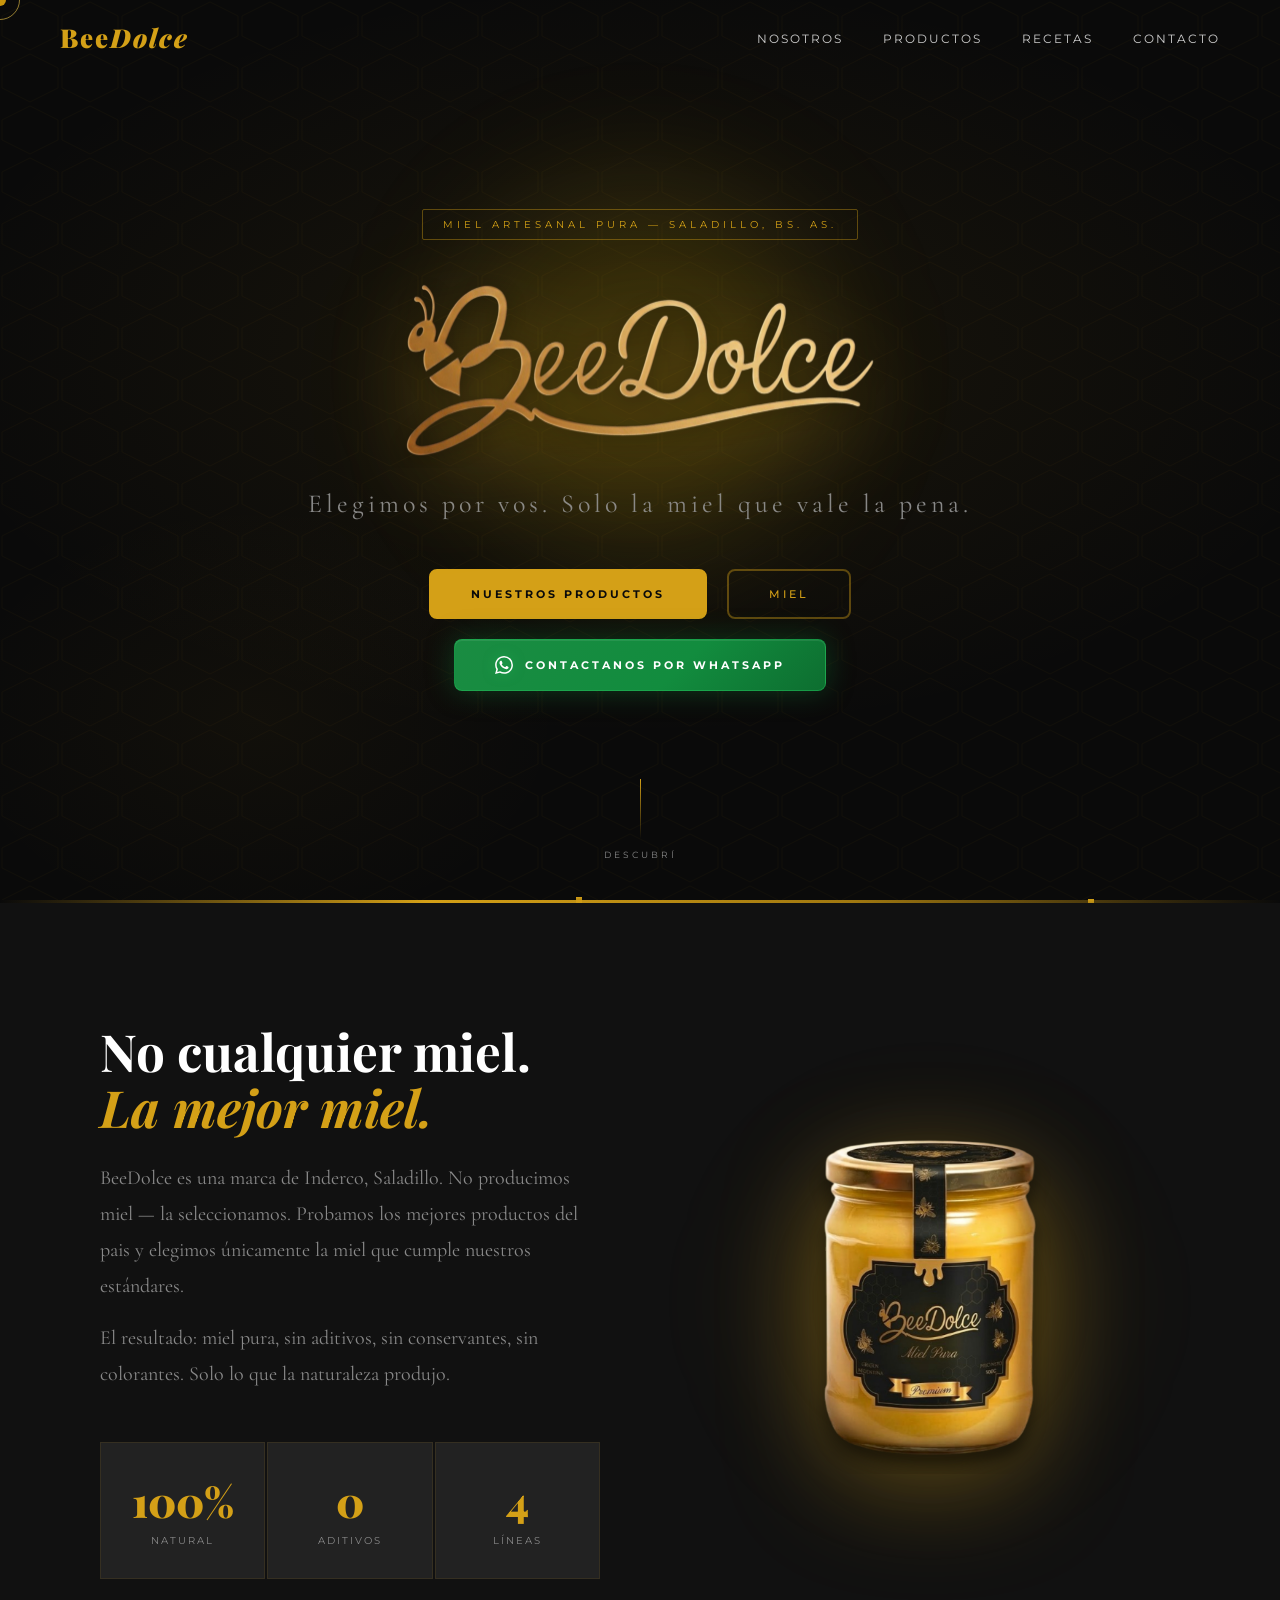
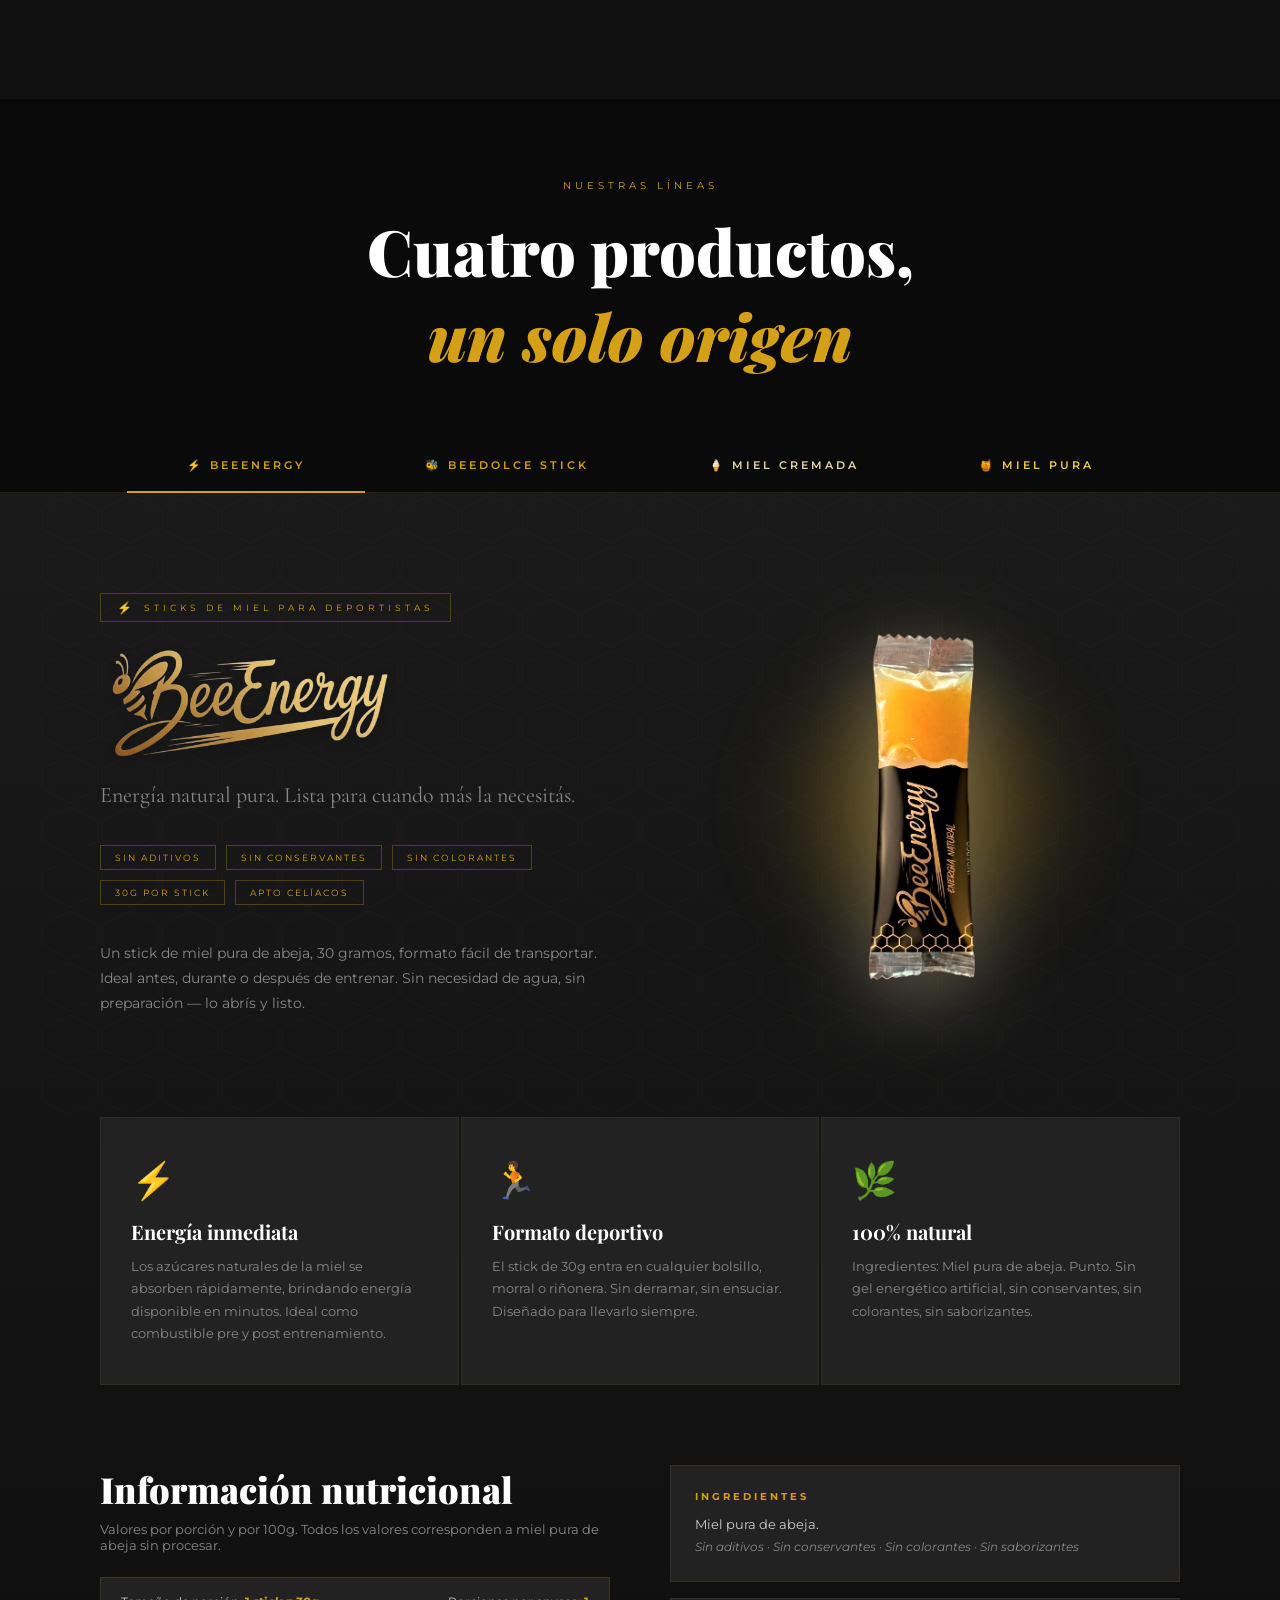
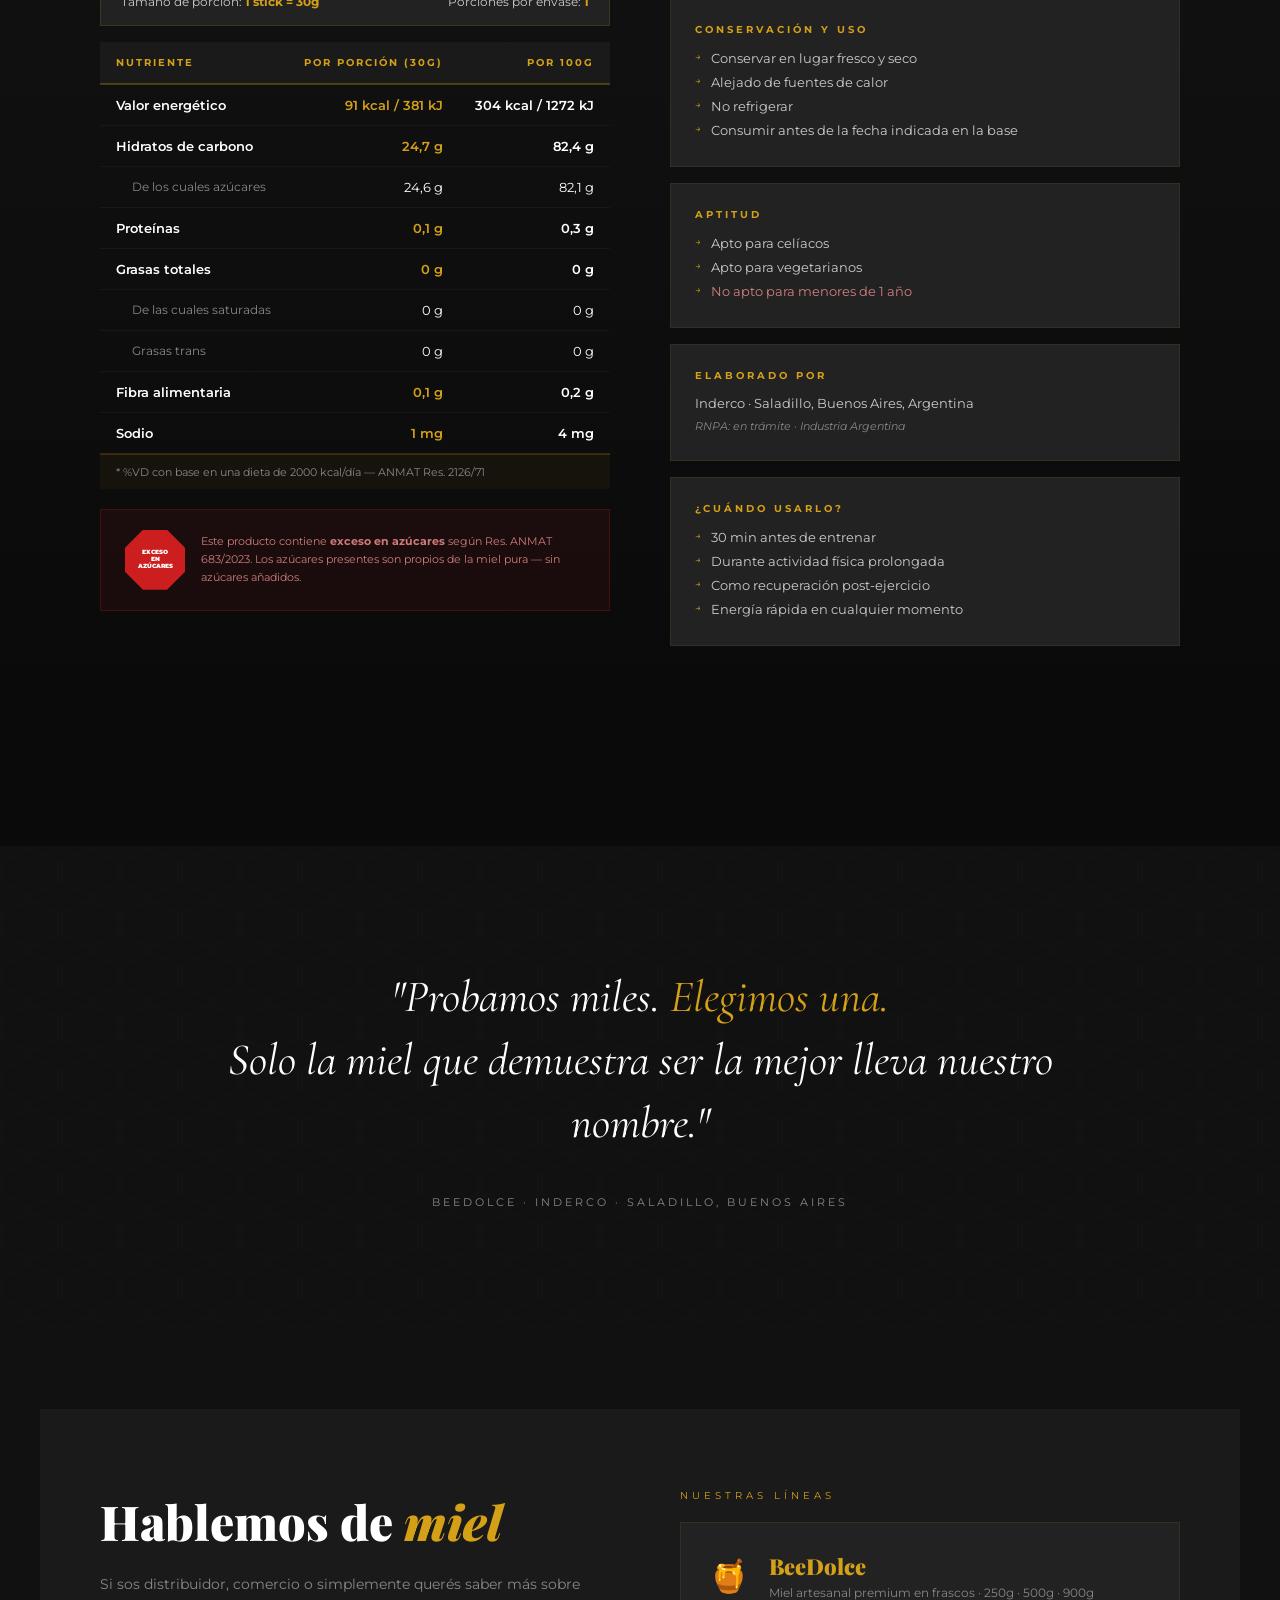
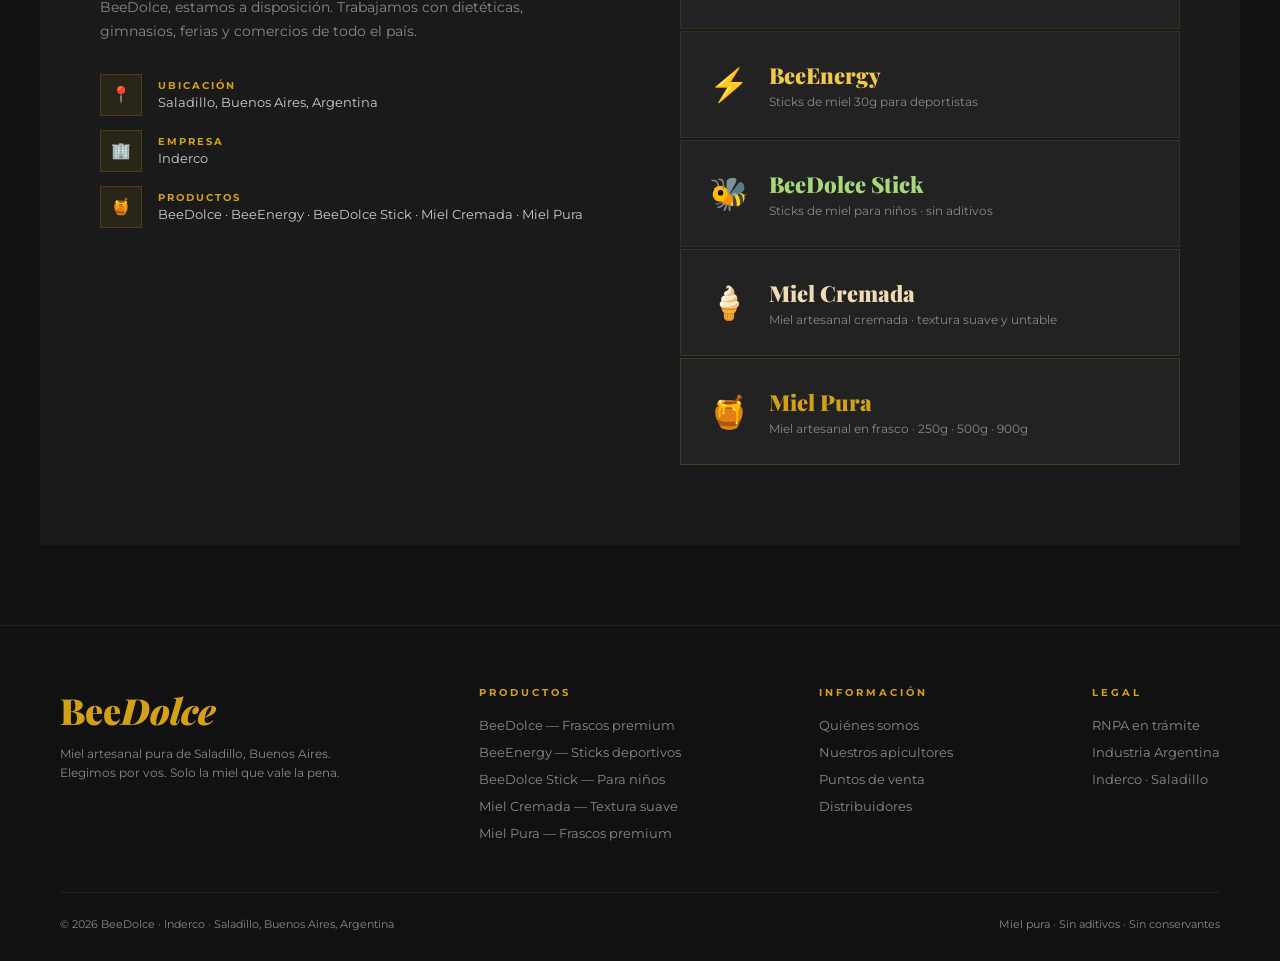
<file: index.html>
<!DOCTYPE html>
<html lang="es">

<head>
  <meta charset="UTF-8">
  <meta name="viewport" content="width=device-width, initial-scale=1.0">
  <title>BeeDolce — Miel Artesanal Pura</title>
  <link rel="icon" type="image/png" href="img/logo.png">

  <link rel="stylesheet" href="beedolce.css">
  <style>
    @media (max-width: 768px) {

      #cursor,
      #cursorRing {
        display: none !important;
      }
    }
  </style>
</head>

<body>

  <div class="cursor" id="cursor"></div>
  <div class="cursor-ring" id="cursorRing"></div>

  <!-- NAV -->
  <nav id="navbar">
    <a href="#" class="nav-logo">Bee<span>Dolce</span></a>
    <ul class="nav-links">
      <li><a href="#nosotros">Nosotros</a></li>
      <li><a href="#productos">Productos</a></li>
      <li><a href="recetas.html">Recetas</a></li>
      <li><a href="contacto.html">Contacto</a></li>
    </ul>
  </nav>

  <!-- HERO -->
  <section class="hero">
    <div class="hero-bg"></div>
    <div class="hex-bg"></div>
    <div class="hero-content">
      <div class="hero-badge">Miel artesanal pura — Saladillo, Bs. As.</div>
      <div style="position: relative; display: flex; justify-content: center; align-items: center;">
        <div
          style="position: absolute; width: 400px; height: 400px; background: radial-gradient(circle, rgba(212, 158, 23, 0.192) 0%, rgba(255, 217, 0, 0.137) 40%, rgba(212,160,23,0.1) 70%, transparent 50%); border-radius: 50%; filter: blur(60px); animation: float 6s ease-in-out infinite;">
        </div>
        <img src="img/logotransparente.png" alt="BeeDolce" class="hero-title"
          style="display: block; margin: 0 auto; max-width: 500px; width: 100%; height: auto; position: relative; z-index: 2; filter: drop-shadow(0 25px 50px rgba(212,160,23,0.4)); animation: float 6s ease-in-out infinite;">
      </div>
      <p class="hero-sub">Elegimos por vos. Solo la miel que vale la pena.</p>
      <div class="hero-cta">
        <a href="#productos" class="btn-primary">Nuestros productos</a>
        <a href="#nosotros" class="btn-outline">Miel</a>
      </div>
      <a href="https://wa.me/5492345683912" target="_blank" rel="noopener" class="btn-whatsapp">
        <svg xmlns="http://www.w3.org/2000/svg" width="18" height="18" viewBox="0 0 24 24" fill="currentColor">
          <path
            d="M17.472 14.382c-.297-.149-1.758-.867-2.03-.967-.273-.099-.471-.148-.67.15-.197.297-.767.966-.94 1.164-.173.199-.347.223-.644.075-.297-.15-1.255-.463-2.39-1.475-.883-.788-1.48-1.761-1.653-2.059-.173-.297-.018-.458.13-.606.134-.133.298-.347.446-.52.149-.174.198-.298.298-.497.099-.198.05-.371-.025-.52-.075-.149-.669-1.612-.916-2.207-.242-.579-.487-.5-.669-.51-.173-.008-.371-.01-.57-.01-.198 0-.52.074-.792.372-.272.297-1.04 1.016-1.04 2.479 0 1.462 1.065 2.875 1.213 3.074.149.198 2.096 3.2 5.077 4.487.709.306 1.262.489 1.694.625.712.227 1.36.195 1.871.118.571-.085 1.758-.719 2.006-1.413.248-.694.248-1.289.173-1.413-.074-.124-.272-.198-.57-.347m-5.421 7.403h-.004a9.87 9.87 0 01-5.031-1.378l-.361-.214-3.741.982.998-3.648-.235-.374a9.86 9.86 0 01-1.51-5.26c.001-5.45 4.436-9.884 9.888-9.884 2.64 0 5.122 1.03 6.988 2.898a9.825 9.825 0 012.893 6.994c-.003 5.45-4.437 9.884-9.885 9.884m8.413-18.297A11.815 11.815 0 0012.05 0C5.495 0 .16 5.335.157 11.892c0 2.096.547 4.142 1.588 5.945L.057 24l6.305-1.654a11.882 11.882 0 005.683 1.448h.005c6.554 0 11.89-5.335 11.893-11.893a11.821 11.821 0 00-3.48-8.413z" />
        </svg>
        Contactanos por WhatsApp
      </a>
    </div>
    <div class="hero-scroll">
      <div class="scroll-line"></div>
      <span>Descubrí</span>
    </div>
  </section>

  <div class="drip-bar">
    <div class="drip"></div>
    <div class="drip"></div>
    <div class="drip"></div>
    <div class="drip"></div>
  </div>

  <!-- BRAND INTRO -->
  <section id="nosotros" class="reveal" style="background:var(--near-black)">
    <div class="brand-intro">
      <div class="brand-text">
        <h2>No cualquier miel.<br><em>La mejor miel.</em></h2>
        <p>BeeDolce es una marca de Inderco, Saladillo. No producimos miel — la seleccionamos. Probamos los mejores
          productos del pais y elegimos únicamente la miel que cumple nuestros estándares.</p>
        <p>El resultado: miel pura, sin aditivos, sin conservantes, sin colorantes. Solo lo que la naturaleza produjo.
        </p>
        <div class="brand-stats">
          <div class="stat"><span class="stat-num">100%</span><span class="stat-label">Natural</span></div>
          <div class="stat"><span class="stat-num">0</span><span class="stat-label">Aditivos</span></div>
          <div class="stat"><span class="stat-num">4</span><span class="stat-label">Líneas</span></div>
        </div>
      </div>
      <div class="brand-visual">
        <div style="position: relative; display: flex; justify-content: center; align-items: center;">
          <div
            style="position: absolute; width: 350px; height: 350px; background: radial-gradient(circle, rgba(212,160,23,0.35) 0%, rgba(212,160,23,0.08) 60%, transparent 100%); border-radius: 50%; filter: blur(50px); animation: float 6s ease-in-out infinite;">
          </div>
          <img src="img/frasco1.png" alt="BeeDolce Frasco"
            style="max-width: 100%; height: auto; max-width: 280px; position: relative; z-index: 2; filter: drop-shadow(0 30px 50px rgba(212,160,23,0.3)); animation: float 6s ease-in-out infinite;">
        </div>
      </div>
    </div>
  </section>

  <!-- PRODUCTS -->
  <section id="productos" class="products-section">
    <div class="products-header reveal">
      <span class="section-label">Nuestras líneas</span>
      <h2 class="section-title">Cuatro productos,<br><em>un solo origen</em></h2>
    </div>

    <!-- TAB NAV -->
    <div class="tab-nav">
      <button class="tab-btn active" onclick="switchTab('energy')">⚡ BeeEnergy</button>
      <button class="tab-btn tab-jr" onclick="switchTab('junior')">🐝 BeeDolce Stick</button>
      <button class="tab-btn tab-cream" onclick="switchTab('cream')">🍦 Miel cremada</button>
      <button class="tab-btn tab-pura" onclick="switchTab('pura')">🍯 Miel pura</button>
    </div>

    <!-- ═══ BEEENERGY ═══ -->
    <div id="tab-energy" class="tab-panel active be-panel">

      <div class="be-hero">
        <div class="hex-bg" style="opacity:.03"></div>
        <div>
          <div class="be-badge">Sticks de miel para deportistas</div>
          <img src="img/logoenergytransparente.png" alt="BeeEnergy" class="product-title"
            style="display: block; width: 100%; height: auto; max-width: 300px;">
          <p class="product-sub">Energía natural pura. Lista para cuando más la necesitás.</p>
          <div class="tags">
            <span class="tag">Sin aditivos</span>
            <span class="tag">Sin conservantes</span>
            <span class="tag">Sin colorantes</span>
            <span class="tag">30g por stick</span>
            <span class="tag">Apto celíacos</span>
          </div>
          <p style="font-size:14px;color:var(--gray);line-height:1.8">Un stick de miel pura de abeja, 30 gramos, formato
            fácil de transportar. Ideal antes, durante o después de entrenar. Sin necesidad de agua, sin preparación —
            lo abrís y listo.</p>
        </div>
        <div class="product-visual">
          <div style="position: relative; display: flex; justify-content: center; align-items: center;">
            <div
              style="position: absolute; width: 280px; height: 280px; background: radial-gradient(circle, rgba(212,160,23,0.4) 0%, rgba(212,160,23,0.1) 70%, transparent 100%); border-radius: 50%; filter: blur(40px); animation: float 6s ease-in-out infinite;">
            </div>
            <img src="img/stick1.png" alt="BeeEnergy Stick"
              style="max-width: 100%; height: auto; max-width: 156px; position: relative; z-index: 2; filter: drop-shadow(0 20px 40px rgba(240,220,180,0.3)) sepia(20%) brightness(1.05); animation: float 6s ease-in-out infinite;">
          </div>
        </div>
      </div>

      <!-- Features -->
      <div class="features-grid reveal">
        <div class="feature-card">
          <span class="feature-icon">⚡</span>
          <div class="feature-title">Energía inmediata</div>
          <p class="feature-text">Los azúcares naturales de la miel se absorben rápidamente, brindando energía
            disponible en minutos. Ideal como combustible pre y post entrenamiento.</p>
        </div>
        <div class="feature-card">
          <span class="feature-icon">🏃</span>
          <div class="feature-title">Formato deportivo</div>
          <p class="feature-text">El stick de 30g entra en cualquier bolsillo, morral o riñonera. Sin derramar, sin
            ensuciar. Diseñado para llevarlo siempre.</p>
        </div>
        <div class="feature-card">
          <span class="feature-icon">🌿</span>
          <div class="feature-title">100% natural</div>
          <p class="feature-text">Ingredientes: Miel pura de abeja. Punto. Sin gel energético artificial, sin
            conservantes, sin colorantes, sin saborizantes.</p>
        </div>
      </div>

      <!-- Nutritional info -->
      <div class="nutrition-section reveal">
        <div>
          <div class="nut-header">
            <h3>Información nutricional</h3>
            <p>Valores por porción y por 100g. Todos los valores corresponden a miel pura de abeja sin procesar.</p>
          </div>
          <div class="nut-portion">
            <span>Tamaño de porción: <strong>1 stick = 30g</strong></span>
            <span>Porciones por envase: <strong>1</strong></span>
          </div>
          <table class="nut-table">
            <thead>
              <tr>
                <th>Nutriente</th>
                <th>Por porción (30g)</th>
                <th>Por 100g</th>
              </tr>
            </thead>
            <tbody>
              <tr class="main-row">
                <td>Valor energético</td>
                <td>91 kcal / 381 kJ</td>
                <td>304 kcal / 1272 kJ</td>
              </tr>
              <tr class="main-row">
                <td>Hidratos de carbono</td>
                <td>24,7 g</td>
                <td>82,4 g</td>
              </tr>
              <tr class="sub-row">
                <td>De los cuales azúcares</td>
                <td>24,6 g</td>
                <td>82,1 g</td>
              </tr>
              <tr class="main-row">
                <td>Proteínas</td>
                <td>0,1 g</td>
                <td>0,3 g</td>
              </tr>
              <tr class="main-row">
                <td>Grasas totales</td>
                <td>0 g</td>
                <td>0 g</td>
              </tr>
              <tr class="sub-row">
                <td>De las cuales saturadas</td>
                <td>0 g</td>
                <td>0 g</td>
              </tr>
              <tr class="sub-row">
                <td>Grasas trans</td>
                <td>0 g</td>
                <td>0 g</td>
              </tr>
              <tr class="main-row">
                <td>Fibra alimentaria</td>
                <td>0,1 g</td>
                <td>0,2 g</td>
              </tr>
              <tr class="main-row">
                <td>Sodio</td>
                <td>1 mg</td>
                <td>4 mg</td>
              </tr>
            </tbody>
            <tfoot>
              <tr>
                <td colspan="3">* %VD con base en una dieta de 2000 kcal/día — ANMAT Res. 2126/71</td>
              </tr>
            </tfoot>
          </table>
          <div class="anmat-badge">
            <div class="oct-badge">
              <span>EXCESO</span>
              <span>EN</span>
              <span>AZÚCARES</span>
            </div>
            <div class="anmat-text">Este producto contiene <strong>exceso en azúcares</strong> según Res. ANMAT
              683/2023. Los azúcares presentes son propios de la miel pura — sin azúcares añadidos.</div>
          </div>
        </div>
        <div class="info-cards">
          <div class="info-card">
            <h4>Ingredientes</h4>
            <p>Miel pura de abeja.<br><em style="color:var(--gray);font-size:12px">Sin aditivos · Sin conservantes · Sin
                colorantes · Sin saborizantes</em></p>
          </div>
          <div class="info-card">
            <h4>Conservación y uso</h4>
            <ul>
              <li>Conservar en lugar fresco y seco</li>
              <li>Alejado de fuentes de calor</li>
              <li>No refrigerar</li>
              <li>Consumir antes de la fecha indicada en la base</li>
            </ul>
          </div>
          <div class="info-card">
            <h4>Aptitud</h4>
            <ul>
              <li>Apto para celíacos</li>
              <li>Apto para vegetarianos</li>
              <li style="color:rgba(255,150,150,.8)">No apto para menores de 1 año</li>
            </ul>
          </div>
          <div class="info-card">
            <h4>Elaborado por</h4>
            <p>Inderco · Saladillo, Buenos Aires, Argentina<br>
              <em style="color:var(--gray);font-size:11px">RNPA: en trámite · Industria Argentina</em></p>
          </div>
          <div class="info-card">
            <h4>¿Cuándo usarlo?</h4>
            <ul>
              <li>30 min antes de entrenar</li>
              <li>Durante actividad física prolongada</li>
              <li>Como recuperación post-ejercicio</li>
              <li>Energía rápida en cualquier momento</li>
            </ul>
          </div>
        </div>
      </div>
    </div>

    <!-- ═══ BEEDOLCE STICK ═══ -->
    <div id="tab-junior" class="tab-panel jr-panel">
      <div class="jr-hero">
        <div>
          <div class="jr-badge">Sticks de miel</div>
          <img src="img/logobeejuniortransparente.png" alt="BeeDolce Stick" class="product-title"
            style="max-width: 100%; height: auto; max-width: 260px; position: relative; z-index: 2; filter: drop-shadow(0 20px 40px rgba(240,220,180,0.3)) sepia(20%) brightness(1.05); animation: float 6s ease-in-out infinite;">
          <p class="product-sub jr-product-sub" style="margin-bottom:28px">La dulzura natural que todos merecen.
          </p>
          <div class="tags">
            <span class="jr-tag">Sin azúcar añadida</span>
            <span class="jr-tag">Sin colorantes</span>
            <span class="jr-tag">Sin conservantes</span>
            <span class="jr-tag">Miel pura</span>
          </div>
          <div class="jr-features" style="margin-top:24px">
            <div class="jr-feature">
              <span class="jr-feature-icon">🍯</span>
              <div class="jr-feature-text">
                <h4>Miel pura, nada más</h4>
                <p>Un solo ingrediente: miel pura de abeja. Sin ningún aditivo, sin ninguna trampa.</p>
              </div>
            </div>
            <div class="jr-feature">
              <span class="jr-feature-icon">🎒</span>
              <div class="jr-feature-text">
                <h4>Para la mochila</h4>
                <p>Tamaño perfecto para llevar al colegio, al deporte o de paseo.</p>
              </div>
            </div>
            <div class="jr-feature">
              <span class="jr-feature-icon">✅</span>
              <div class="jr-feature-text">
                <h4>Sin azúcar añadida</h4>
                <p>Solo miel pura. Sin edulcorantes, sin aditivos, sin nada que sobre.</p>
              </div>
            </div>
          </div>
        </div>
        <div class="product-visual">
          <div
            style="position: relative; display: flex; justify-content: center; align-items: center; min-width: 280px; min-height: 280px;">
            <div
              style="position: absolute; width: 280px; height: 280px; background: radial-gradient(circle, rgba(212,160,23,0.4) 0%, rgba(212,160,23,0.1) 70%, transparent 100%); border-radius: 50%; filter: blur(40px); animation: float 6s ease-in-out infinite;">
            </div>
            <img src="img/stick2.png" alt="BeeDolce Stick"
              style="max-width: 100%; height: auto; position: relative; z-index: 2; filter: drop-shadow(0 20px 40px rgba(212,160,23,0.3)); animation: float 6s ease-in-out infinite;">
          </div>
        </div>
      </div>

      <!-- Jr nutrition -->
      <div class="jr-nutrition reveal">
        <div class="jr-nut-note">
          BeeDolce Stick está formulado para cualquier persona mayor de 1 año. La miel es un alimento natural rico en
          energía y
          nutrientes, ideal para incorporar en la dieta infantil de manera saludable.
        </div>
        <div class="jr-nut-grid">
          <div>
            <div class="nut-header">
              <h3 style="color:var(--green-ll)">Información nutricional</h3>
              <p>Valores por porción (1 stick) y por 100g de miel pura.</p>
            </div>
            <div class="nut-portion" style="border-color:rgba(100,200,60,.15)">
              <span>Tamaño de porción: <strong style="color:var(--green-ll)">1 stick</strong></span>
              <span>Porciones: <strong style="color:var(--green-ll)">1</strong></span>
            </div>
            <table class="nut-table jr-nut-table">
              <thead>
                <tr>
                  <th>Nutriente</th>
                  <th>Por porción</th>
                  <th>Por 100g</th>
                </tr>
              </thead>
              <tbody>
                <tr class="main-row">
                  <td>Valor energético</td>
                  <td style="color:var(--green-ll)">— kcal</td>
                  <td>304 kcal</td>
                </tr>
                <tr class="main-row">
                  <td>Hidratos de carbono</td>
                  <td style="color:var(--green-ll)">— g</td>
                  <td>82,4 g</td>
                </tr>
                <tr class="sub-row">
                  <td>De los cuales azúcares</td>
                  <td>— g</td>
                  <td>82,1 g</td>
                </tr>
                <tr class="main-row">
                  <td>Proteínas</td>
                  <td style="color:var(--green-ll)">— g</td>
                  <td>0,3 g</td>
                </tr>
                <tr class="main-row">
                  <td>Grasas totales</td>
                  <td style="color:var(--green-ll)">0 g</td>
                  <td>0 g</td>
                </tr>
                <tr class="sub-row">
                  <td>De las cuales saturadas</td>
                  <td>0 g</td>
                  <td>0 g</td>
                </tr>
                <tr class="sub-row">
                  <td>Grasas trans</td>
                  <td>0 g</td>
                  <td>0 g</td>
                </tr>
                <tr class="main-row">
                  <td>Fibra alimentaria</td>
                  <td style="color:var(--green-ll)">— g</td>
                  <td>0,2 g</td>
                </tr>
                <tr class="main-row">
                  <td>Sodio</td>
                  <td style="color:var(--green-ll)">— mg</td>
                  <td>4 mg</td>
                </tr>
              </tbody>
              <tfoot>
                <tr>
                  <td colspan="3">* Los valores "—" se completarán al definir el peso final del stick. Los valores por
                    100g son constantes. %VD base 2000 kcal/día — ANMAT Res. 2126/71</td>
                </tr>
              </tfoot>
            </table>
            <div class="anmat-badge" style="border-color:rgba(200,30,30,.25)">
              <div class="oct-badge"><span>EXCESO</span><span>EN</span><span>AZÚCARES</span></div>
              <div class="anmat-text">Contiene exceso en azúcares propios de la miel. Res. ANMAT 683/2023. Apto para
                niños mayores de 1 año.</div>
            </div>
          </div>
          <div class="jr-info-cards">
            <div class="jr-info-card">
              <h4>Ingredientes</h4>
              <p>Miel pura de abeja.<br><em style="color:var(--gray);font-size:12px">Sin azúcar añadida · Sin colorantes
                  · Sin conservantes · Sin saborizantes</em></p>
            </div>
            <div class="jr-info-card">
              <h4>Aptitud</h4>
              <ul>
                <li>Apto para celíacos</li>
                <li>Apto para vegetarianos</li>
                <li>Recomendado para niños mayores de 1 año</li>
                <li style="color:rgba(255,150,150,.8)">No apto para menores de 1 año</li>
              </ul>
            </div>
            <div class="jr-info-card">
              <h4>Conservación</h4>
              <ul>
                <li>Conservar en lugar fresco y seco</li>
                <li>No refrigerar</li>
                <li>Mantener fuera del alcance de niños pequeños</li>
              </ul>
            </div>
            <div class="jr-info-card">
              <h4>Ideas de uso</h4>
              <ul>
                <li>En el desayuno o merienda</li>
                <li>Con tostadas o yogur</li>
                <li>Snack natural en el recreo</li>
                <li>Antes de actividades deportivas</li>
                <li>Endulzante natural para infusiones</li>
              </ul>
            </div>
            <div class="jr-info-card">
              <h4>Elaborado por</h4>
              <p>Inderco · Saladillo, Buenos Aires, Argentina<br>
                <em style="color:var(--gray);font-size:11px">RNPA: en trámite · Industria Argentina<br>
                  Avalado por pediatras de hospitales públicos</em></p>
            </div>
          </div>
        </div>
      </div>
    </div>

    <!-- ═══ MIEL CREMADA ═══ -->
    <div id="tab-cream" class="tab-panel cream-panel">
      <div class="be-hero">
        <div class="hex-bg" style="opacity:.03"></div>
        <div>
          <div class="be-badge" style="background:rgba(240,220,180,.1);color:#e8d5a3;border-color:rgba(240,220,180,.2)">
            Miel artesanal cremada · Textura suave</div>
          <h2 class="product-title"
            style="font-family:'Playfair Display',serif;font-size:clamp(2rem,5vw,3.5rem);font-weight:900;color:#f0dcb4;margin:20px 0 12px;line-height:1.1">
            Miel<br><em style="color:var(--gold)">Cremada</em></h2>
          <p class="product-sub" style="margin-bottom:28px">La miel de siempre, en su forma más suave y untable.</p>
          <div class="tags">
            <span class="tag" style="border-color:rgba(240,220,180,.25);color:#e8d5a3">Sin aditivos</span>
            <span class="tag" style="border-color:rgba(240,220,180,.25);color:#e8d5a3">Sin conservantes</span>
            <span class="tag" style="border-color:rgba(240,220,180,.25);color:#e8d5a3">Sin colorantes</span>
            <span class="tag" style="border-color:rgba(240,220,180,.25);color:#e8d5a3">Textura cremosa</span>
            <span class="tag" style="border-color:rgba(240,220,180,.25);color:#e8d5a3">Apto celíacos</span>
          </div>
          <p style="font-size:14px;color:var(--gray);line-height:1.8;margin-top:20px">La miel cremada es miel pura
            procesada para controlar la cristalización natural, logrando una textura suave y untable. Mismos nutrientes,
            mismo origen — solo diferente consistencia. Ideal para untar, mezclar o disfrutar a cucharadas.</p>
        </div>
        <div class="product-visual">
          <div style="position: relative; display: flex; justify-content: center; align-items: center;">
            <div
              style="position: absolute; width: 280px; height: 280px; background: radial-gradient(circle, rgba(240,220,180,0.35) 0%, rgba(240,220,180,0.08) 70%, transparent 100%); border-radius: 50%; filter: blur(40px); animation: float 6s ease-in-out infinite;">
            </div>
            <img src="img/frasco1.png" alt="Miel Cremada BeeDolce"
              style="max-width: 100%; height: auto; max-width: 260px; position: relative; z-index: 2; filter: drop-shadow(0 20px 40px rgba(240,220,180,0.3)) sepia(20%) brightness(1.05); animation: float 6s ease-in-out infinite;">
          </div>
        </div>
      </div>

      <!-- Features -->
      <div class="features-grid reveal">
        <div class="feature-card" style="border-color:rgba(240,220,180,.12)">
          <span class="feature-icon">🍞</span>
          <div class="feature-title">Perfecta para untar</div>
          <p class="feature-text">Su textura suave y homogénea la hace ideal sobre tostadas, medialunas, pancakes o
            cualquier pan artesanal. No escurre, no mancha.</p>
        </div>
        <div class="feature-card" style="border-color:rgba(240,220,180,.12)">
          <span class="feature-icon">❄️</span>
          <div class="feature-title">Cristalización controlada</div>
          <p class="feature-text">El cremado es un proceso natural que guía la cristalización de la miel hacia
            microcristales uniformes. Sin calor, sin aditivos — solo técnica apícola.</p>
        </div>
        <div class="feature-card" style="border-color:rgba(240,220,180,.12)">
          <span class="feature-icon">🌿</span>
          <div class="feature-title">100% natural</div>
          <p class="feature-text">Mismos valores nutricionales que la miel líquida. Solo cambia la textura. Ingrediente
            único: miel pura de abeja seleccionada por BeeDolce.</p>
        </div>
      </div>

      <!-- Nutritional info -->
      <div class="nutrition-section reveal">
        <div>
          <div class="nut-header">
            <h3 style="color:#f0dcb4">Información nutricional</h3>
            <p>Valores por porción (1 cucharada = 20g) y por 100g. La cremación no altera los valores nutricionales de
              la miel.</p>
          </div>
          <div class="nut-portion">
            <span>Tamaño de porción: <strong>1 cucharada = 20g</strong></span>
            <span>Porciones por envase: <strong>variable según formato</strong></span>
          </div>
          <table class="nut-table">
            <thead>
              <tr>
                <th>Nutriente</th>
                <th>Por porción (20g)</th>
                <th>Por 100g</th>
              </tr>
            </thead>
            <tbody>
              <tr class="main-row">
                <td>Valor energético</td>
                <td>61 kcal / 254 kJ</td>
                <td>304 kcal / 1272 kJ</td>
              </tr>
              <tr class="main-row">
                <td>Hidratos de carbono</td>
                <td>16,5 g</td>
                <td>82,4 g</td>
              </tr>
              <tr class="sub-row">
                <td>De los cuales azúcares</td>
                <td>16,4 g</td>
                <td>82,1 g</td>
              </tr>
              <tr class="main-row">
                <td>Proteínas</td>
                <td>0,1 g</td>
                <td>0,3 g</td>
              </tr>
              <tr class="main-row">
                <td>Grasas totales</td>
                <td>0 g</td>
                <td>0 g</td>
              </tr>
              <tr class="sub-row">
                <td>De las cuales saturadas</td>
                <td>0 g</td>
                <td>0 g</td>
              </tr>
              <tr class="sub-row">
                <td>Grasas trans</td>
                <td>0 g</td>
                <td>0 g</td>
              </tr>
              <tr class="main-row">
                <td>Fibra alimentaria</td>
                <td>0,1 g</td>
                <td>0,2 g</td>
              </tr>
              <tr class="main-row">
                <td>Sodio</td>
                <td>1 mg</td>
                <td>4 mg</td>
              </tr>
            </tbody>
            <tfoot>
              <tr>
                <td colspan="3">* %VD con base en una dieta de 2000 kcal/día — ANMAT Res. 2126/71</td>
              </tr>
            </tfoot>
          </table>
          <div class="anmat-badge">
            <div class="oct-badge">
              <span>EXCESO</span>
              <span>EN</span>
              <span>AZÚCARES</span>
            </div>
            <div class="anmat-text">Este producto contiene <strong>exceso en azúcares</strong> según Res. ANMAT
              683/2023. Los azúcares presentes son propios de la miel pura — sin azúcares añadidos.</div>
          </div>
        </div>
        <div class="info-cards">
          <div class="info-card" style="border-color:rgba(240,220,180,.12)">
            <h4 style="color:#f0dcb4">Ingredientes</h4>
            <p>Miel pura de abeja cremada.<br><em style="color:var(--gray);font-size:12px">Sin aditivos · Sin
                conservantes · Sin colorantes · Sin saborizantes</em></p>
          </div>
          <div class="info-card" style="border-color:rgba(240,220,180,.12)">
            <h4 style="color:#f0dcb4">Conservación y uso</h4>
            <ul>
              <li>Conservar en lugar fresco y seco</li>
              <li>Alejado de fuentes de calor</li>
              <li>No refrigerar</li>
              <li>No exponer al sol directo</li>
              <li>Consumir antes de la fecha indicada en la base</li>
            </ul>
          </div>
          <div class="info-card" style="border-color:rgba(240,220,180,.12)">
            <h4 style="color:#f0dcb4">Aptitud</h4>
            <ul>
              <li>Apto para celíacos</li>
              <li>Apto para vegetarianos</li>
              <li style="color:rgba(255,150,150,.8)">No apto para menores de 1 año</li>
            </ul>
          </div>
          <div class="info-card" style="border-color:rgba(240,220,180,.12)">
            <h4 style="color:#f0dcb4">Elaborado por</h4>
            <p>Inderco · Saladillo, Buenos Aires, Argentina<br>
              <em style="color:var(--gray);font-size:11px">RNPA: en trámite · Industria Argentina</em></p>
          </div>
          <div class="info-card" style="border-color:rgba(240,220,180,.12)">
            <h4 style="color:#f0dcb4">Ideas de uso</h4>
            <ul>
              <li>Untada en tostadas y medialunas</li>
              <li>Como relleno en repostería artesanal</li>
              <li>Mezclada con manteca o ricota</li>
              <li>Endulzante para infusiones tibias</li>
              <li>Con quesos y tabla de picada</li>
            </ul>
          </div>
        </div>
      </div>
    </div>

    <!-- ═══ MIEL PURA ═══ -->
    <div id="tab-pura" class="tab-panel pura-panel">
      <div class="be-hero">
        <div class="hex-bg" style="opacity:.03"></div>
        <div>
          <div class="be-badge"
            style="background:rgba(212,160,23,.1);color:var(--gold-l);border-color:rgba(212,160,23,.25)">Miel artesanal
            · Frascos premium</div>
          <h2 class="product-title"
            style="font-family:'Playfair Display',serif;font-size:clamp(2rem,5vw,3.5rem);font-weight:900;color:var(--gold-l);margin:20px 0 12px;line-height:1.1">
            Miel<br><em style="color:var(--gold)">Pura</em></h2>
          <p class="product-sub" style="margin-bottom:28px">La esencia. Miel pura de abeja, directo del campo a tu mesa.
          </p>
          <div class="tags">
            <span class="tag">Sin aditivos</span>
            <span class="tag">Sin conservantes</span>
            <span class="tag">Sin colorantes</span>
            <span class="tag">Frasco 250g · 500g · 900g</span>
            <span class="tag">Apto celíacos</span>
          </div>
          <p style="font-size:14px;color:var(--gray);line-height:1.8;margin-top:20px">Miel pura de abeja envasada en
            frasco de vidrio premium. Sin ningún proceso más allá del filtrado y envasado en frío. Lo que las abejas
            produjeron, nosotros lo seleccionamos y vos lo disfrutás.</p>
        </div>
        <div class="product-visual">
          <div style="position: relative; display: flex; justify-content: center; align-items: center;">
            <div
              style="position: absolute; width: 280px; height: 280px; background: radial-gradient(circle, rgba(212,160,23,0.4) 0%, rgba(212,160,23,0.1) 70%, transparent 100%); border-radius: 50%; filter: blur(40px); animation: float 6s ease-in-out infinite;">
            </div>
            <img src="img/frasco2.png" alt="Miel Pura BeeDolce"
              style="max-width: 100%; height: auto; max-width: 260px; position: relative; z-index: 2; filter: drop-shadow(0 20px 40px rgba(240,220,180,0.3)) sepia(20%) brightness(1.05); animation: float 6s ease-in-out infinite;">
          </div>
        </div>
      </div>

      <!-- Features -->
      <div class="features-grid reveal">
        <div class="feature-card">
          <span class="feature-icon">🌸</span>
          <div class="feature-title">Origen seleccionado</div>
          <p class="feature-text">Probamos mieles de todo el país y solo elegimos la que cumple nuestros estándares de
            pureza, aroma y sabor. Si no es la mejor, no lleva nuestro nombre.</p>
        </div>
        <div class="feature-card">
          <span class="feature-icon">🫙</span>
          <div class="feature-title">Frasco de vidrio premium</div>
          <p class="feature-text">Envasada en frasco de vidrio sellado al vacío, sin contacto con plástico. Tres
            tamaños disponibles: 250g, 500g y 900g para toda la familia.</p>
        </div>
        <div class="feature-card">
          <span class="feature-icon">🌿</span>
          <div class="feature-title">Sin procesar</div>
          <p class="feature-text">Solo filtrado y envasado en frío. Sin pasteurización, sin calentamiento excesivo. Se
            preservan todas las enzimas, propóleos y antioxidantes naturales.</p>
        </div>
      </div>

      <!-- Nutritional info -->
      <div class="nutrition-section reveal">
        <div>
          <div class="nut-header">
            <h3>Información nutricional</h3>
            <p>Valores por porción (1 cucharada = 20g) y por 100g de miel pura de abeja sin procesar.</p>
          </div>
          <div class="nut-portion">
            <span>Tamaño de porción: <strong>1 cucharada = 20g</strong></span>
            <span>Porciones por envase: <strong>variable según formato</strong></span>
          </div>
          <table class="nut-table">
            <thead>
              <tr>
                <th>Nutriente</th>
                <th>Por porción (20g)</th>
                <th>Por 100g</th>
              </tr>
            </thead>
            <tbody>
              <tr class="main-row">
                <td>Valor energético</td>
                <td>61 kcal / 254 kJ</td>
                <td>304 kcal / 1272 kJ</td>
              </tr>
              <tr class="main-row">
                <td>Hidratos de carbono</td>
                <td>16,5 g</td>
                <td>82,4 g</td>
              </tr>
              <tr class="sub-row">
                <td>De los cuales azúcares</td>
                <td>16,4 g</td>
                <td>82,1 g</td>
              </tr>
              <tr class="main-row">
                <td>Proteínas</td>
                <td>0,1 g</td>
                <td>0,3 g</td>
              </tr>
              <tr class="main-row">
                <td>Grasas totales</td>
                <td>0 g</td>
                <td>0 g</td>
              </tr>
              <tr class="sub-row">
                <td>De las cuales saturadas</td>
                <td>0 g</td>
                <td>0 g</td>
              </tr>
              <tr class="sub-row">
                <td>Grasas trans</td>
                <td>0 g</td>
                <td>0 g</td>
              </tr>
              <tr class="main-row">
                <td>Fibra alimentaria</td>
                <td>0,1 g</td>
                <td>0,2 g</td>
              </tr>
              <tr class="main-row">
                <td>Sodio</td>
                <td>1 mg</td>
                <td>4 mg</td>
              </tr>
            </tbody>
            <tfoot>
              <tr>
                <td colspan="3">* %VD con base en una dieta de 2000 kcal/día — ANMAT Res. 2126/71</td>
              </tr>
            </tfoot>
          </table>
          <div class="anmat-badge">
            <div class="oct-badge">
              <span>EXCESO</span>
              <span>EN</span>
              <span>AZÚCARES</span>
            </div>
            <div class="anmat-text">Este producto contiene <strong>exceso en azúcares</strong> según Res. ANMAT
              683/2023. Los azúcares presentes son propios de la miel pura — sin azúcares añadidos.</div>
          </div>
        </div>
        <div class="info-cards">
          <div class="info-card">
            <h4>Ingredientes</h4>
            <p>Miel pura de abeja.<br><em style="color:var(--gray);font-size:12px">Sin aditivos · Sin conservantes ·
                Sin colorantes · Sin saborizantes</em></p>
          </div>
          <div class="info-card">
            <h4>Formatos disponibles</h4>
            <ul>
              <li>Frasco 250g — ideal para probar</li>
              <li>Frasco 500g — uso familiar</li>
              <li>Frasco 900g — gran consumidor</li>
            </ul>
          </div>
          <div class="info-card">
            <h4>Conservación</h4>
            <ul>
              <li>Conservar en lugar fresco y seco</li>
              <li>No refrigerar</li>
              <li>Alejado de fuentes de calor y luz directa</li>
              <li>La cristalización es natural y no altera la calidad</li>
            </ul>
          </div>
          <div class="info-card">
            <h4>Aptitud</h4>
            <ul>
              <li>Apto para celíacos</li>
              <li>Apto para vegetarianos</li>
              <li style="color:rgba(255,150,150,.8)">No apto para menores de 1 año</li>
            </ul>
          </div>
          <div class="info-card">
            <h4>Ideas de uso</h4>
            <ul>
              <li>En el desayuno con tostadas o fruta</li>
              <li>Para endulzar infusiones naturalmente</li>
              <li>En recetas de repostería artesanal</li>
              <li>Con quesos, yogur o granola</li>
              <li>Como aderezo en ensaladas o carnes</li>
            </ul>
          </div>
          <div class="info-card">
            <h4>Elaborado por</h4>
            <p>Inderco · Saladillo, Buenos Aires, Argentina<br>
              <em style="color:var(--gray);font-size:11px">RNPA: en trámite · Industria Argentina</em></p>
          </div>
        </div>
      </div>
    </div>
  </section>

  <!-- DIVIDER JR -->
  <div class="drip-bar green-drip" id="jr-drip" style="display:none">
    <div class="drip"></div>
    <div class="drip"></div>
    <div class="drip"></div>
  </div>

  <!-- PHILOSOPHY -->
  <section class="philosophy reveal" style="background:var(--near-black)">
    <div class="hex-bg" style="opacity:.03"></div>
    <p class="philosophy-quote">"Probamos miles. <span class="gold">Elegimos una.</span><br>Solo la miel que demuestra
      ser la mejor lleva nuestro nombre."</p>
    <p class="philosophy-author">BeeDolce · Inderco · Saladillo, Buenos Aires</p>
  </section>

  <!-- CONTACT -->
  <section id="contacto" style="background:var(--near-black); padding: 80px 0;">
    <div class="contact-section reveal">
      <div class="contact-info">
        <h2>Hablemos de <em>miel</em></h2>
        <p>Si sos distribuidor, comercio o simplemente querés saber más sobre BeeDolce, estamos a disposición.
          Trabajamos con dietéticas, gimnasios, ferias y comercios de todo el país.</p>
        <div class="contact-detail">
          <div class="contact-item">
            <div class="contact-item-icon">📍</div>
            <div class="contact-item-text">
              <strong>Ubicación</strong>
              Saladillo, Buenos Aires, Argentina
            </div>
          </div>
          <div class="contact-item">
            <div class="contact-item-icon">🏢</div>
            <div class="contact-item-text">
              <strong>Empresa</strong>
              Inderco
            </div>
          </div>
          <div class="contact-item">
            <div class="contact-item-icon">🍯</div>
            <div class="contact-item-text">
              <strong>Productos</strong>
              BeeDolce · BeeEnergy · BeeDolce Stick · Miel Cremada · Miel Pura
            </div>
          </div>
        </div>
      </div>
      <div class="reveal">
        <span class="section-label" style="display:block;margin-bottom:20px">Nuestras líneas</span>
        <div style="display:flex;flex-direction:column;gap:2px">
          <div
            style="background:var(--dark2);border:1px solid rgba(212,160,23,.1);padding:28px;display:flex;align-items:center;gap:20px">
            <span style="font-size:32px">🍯</span>
            <div>
              <div style="font-family:'Playfair Display',serif;font-size:22px;font-weight:900;color:var(--gold)">
                BeeDolce</div>
              <div style="font-size:12px;color:var(--gray);margin-top:4px">Miel artesanal premium en frascos · 250g ·
                500g · 900g</div>
            </div>
          </div>
          <div
            style="background:var(--dark2);border:1px solid rgba(212,160,23,.1);padding:28px;display:flex;align-items:center;gap:20px">
            <span style="font-size:32px">⚡</span>
            <div>
              <div style="font-family:'Playfair Display',serif;font-size:22px;font-weight:900;color:var(--gold-l)">
                BeeEnergy</div>
              <div style="font-size:12px;color:var(--gray);margin-top:4px">Sticks de miel 30g para deportistas</div>
            </div>
          </div>
          <div
            style="background:var(--dark2);border:1px solid rgba(100,200,60,.1);padding:28px;display:flex;align-items:center;gap:20px">
            <span style="font-size:32px">🐝</span>
            <div>
              <div style="font-family:'Playfair Display',serif;font-size:22px;font-weight:900;color:var(--green-ll)">
                BeeDolce Stick</div>
              <div style="font-size:12px;color:var(--gray);margin-top:4px">Sticks de miel para niños · sin aditivos
              </div>
            </div>
          </div>
          <div
            style="background:var(--dark2);border:1px solid rgba(240,220,180,.1);padding:28px;display:flex;align-items:center;gap:20px">
            <span style="font-size:32px">🍦</span>
            <div>
              <div style="font-family:'Playfair Display',serif;font-size:22px;font-weight:900;color:#f0dcb4">
                Miel Cremada</div>
              <div style="font-size:12px;color:var(--gray);margin-top:4px">Miel artesanal cremada · textura suave y
                untable</div>
            </div>
          </div>
          <div
            style="background:var(--dark2);border:1px solid rgba(212,160,23,.2);padding:28px;display:flex;align-items:center;gap:20px">
            <span style="font-size:32px">🍯</span>
            <div>
              <div style="font-family:'Playfair Display',serif;font-size:22px;font-weight:900;color:var(--gold)">
                Miel Pura</div>
              <div style="font-size:12px;color:var(--gray);margin-top:4px">Miel artesanal en frasco · 250g · 500g · 900g
              </div>
            </div>
          </div>
        </div>
      </div>
    </div>
  </section>

  <!-- FOOTER -->
  <footer>
    <div class="footer-top">
      <div class="footer-brand">
        <span class="logo">Bee<em>Dolce</em></span>
        <p>Miel artesanal pura de Saladillo, Buenos Aires. Elegimos por vos. Solo la miel que vale la pena.</p>
      </div>
      <div class="footer-links">
        <h4>Productos</h4>
        <ul>
          <li><a href="#">BeeDolce — Frascos premium</a></li>
          <li><a href="#">BeeEnergy — Sticks deportivos</a></li>
          <li><a href="#">BeeDolce Stick — Para niños</a></li>
          <li><a href="#">Miel Cremada — Textura suave</a></li>
          <li><a href="#">Miel Pura — Frascos premium</a></li>
        </ul>
      </div>
      <div class="footer-links">
        <h4>Información</h4>
        <ul>
          <li><a href="#">Quiénes somos</a></li>
          <li><a href="#">Nuestros apicultores</a></li>
          <li><a href="#">Puntos de venta</a></li>
          <li><a href="#">Distribuidores</a></li>
        </ul>
      </div>
      <div class="footer-links">
        <h4>Legal</h4>
        <ul>
          <li><a href="#">RNPA en trámite</a></li>
          <li><a href="#">Industria Argentina</a></li>
          <li><a href="#">Inderco · Saladillo</a></li>
        </ul>
      </div>
    </div>
    <div class="footer-bottom">
      <span>© 2026 BeeDolce · Inderco · Saladillo, Buenos Aires, Argentina</span>
      <span>Miel pura · Sin aditivos · Sin conservantes</span>
    </div>
  </footer>

  <script src="beedolce.js"></script>
</body>

</html>
</file>
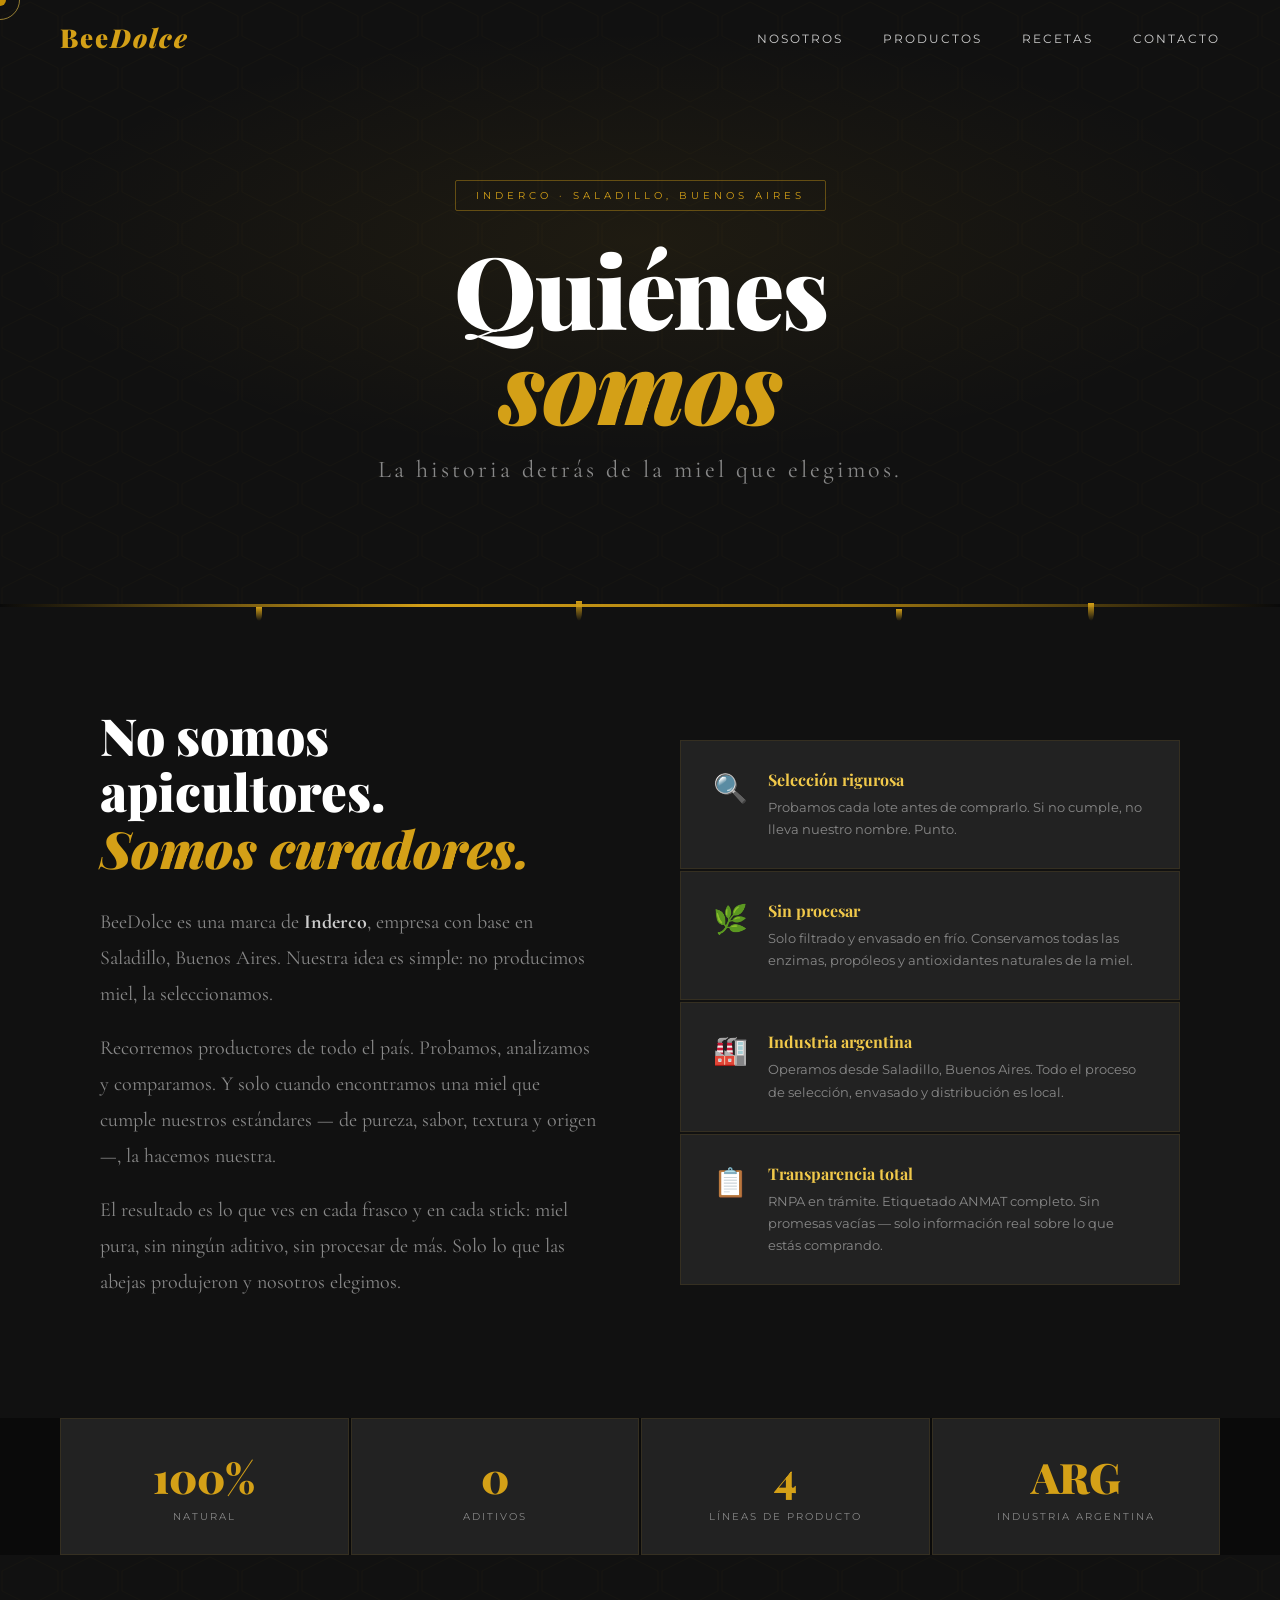
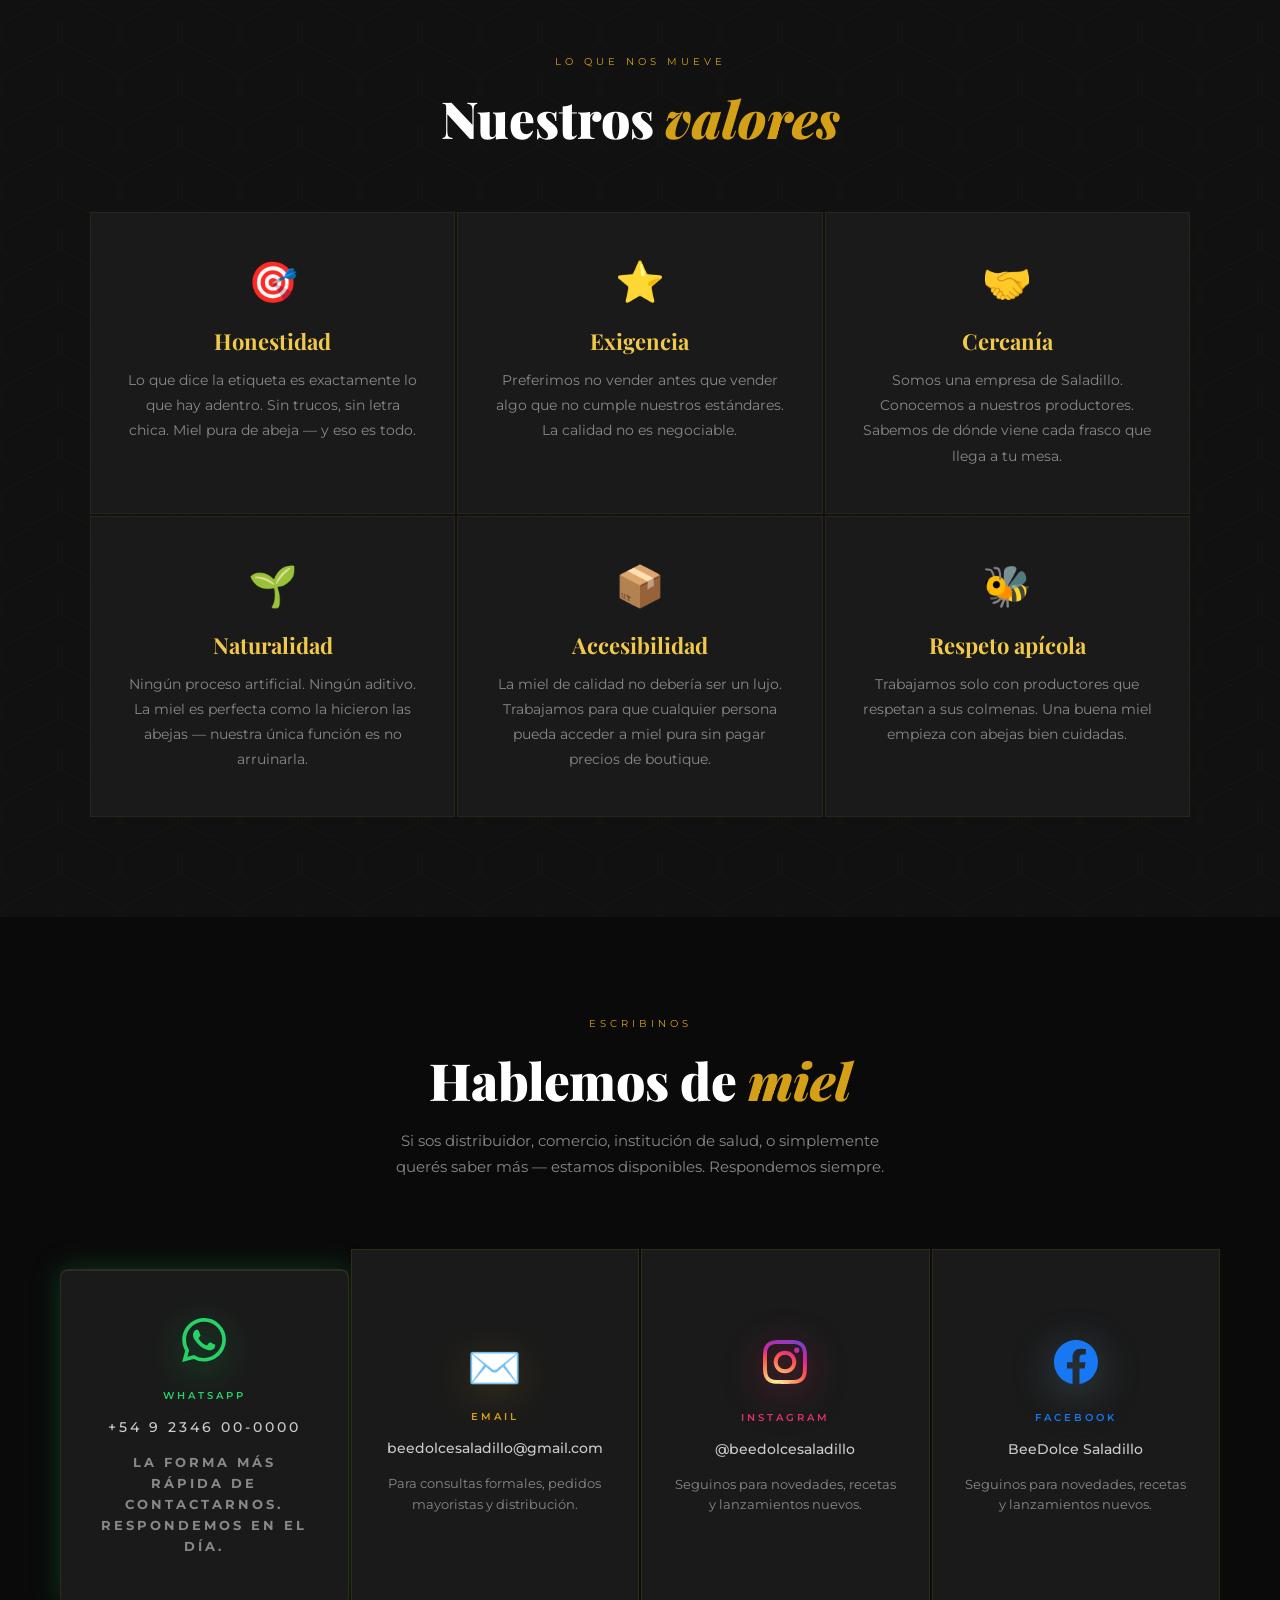
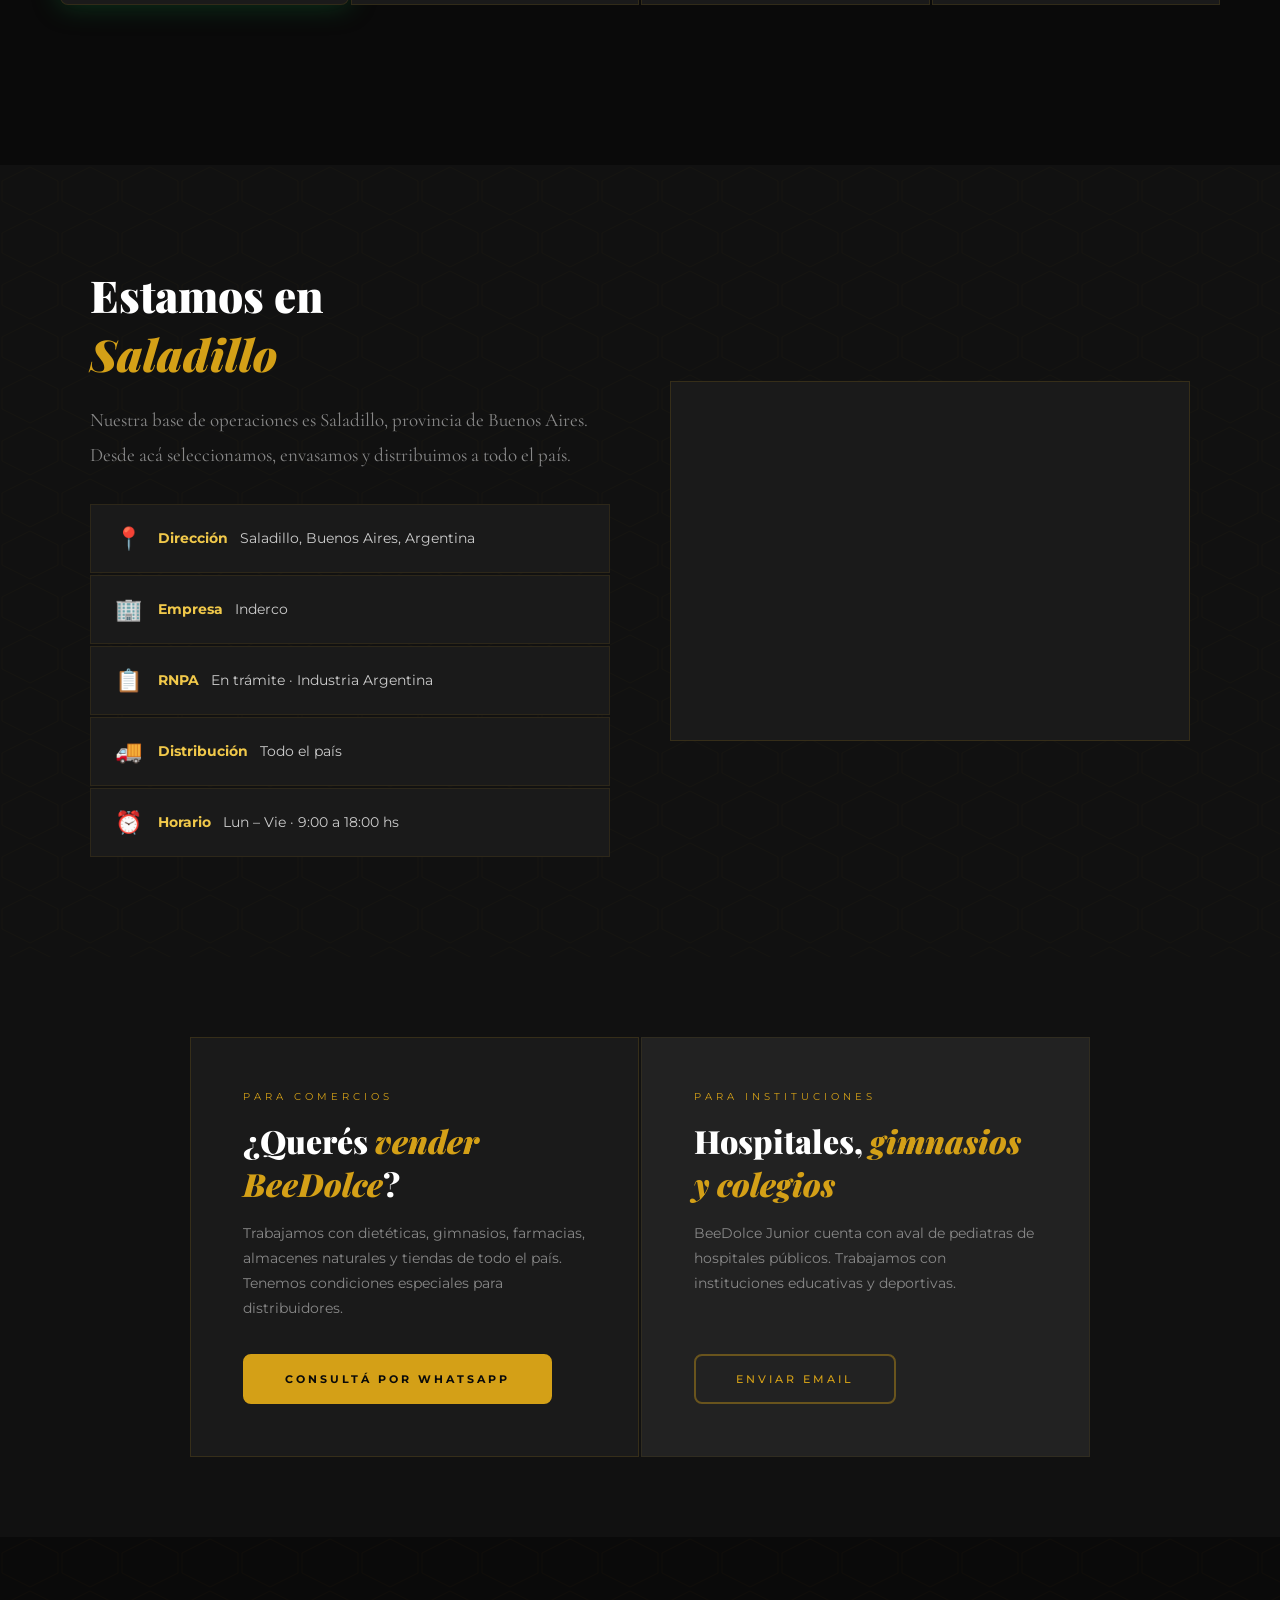
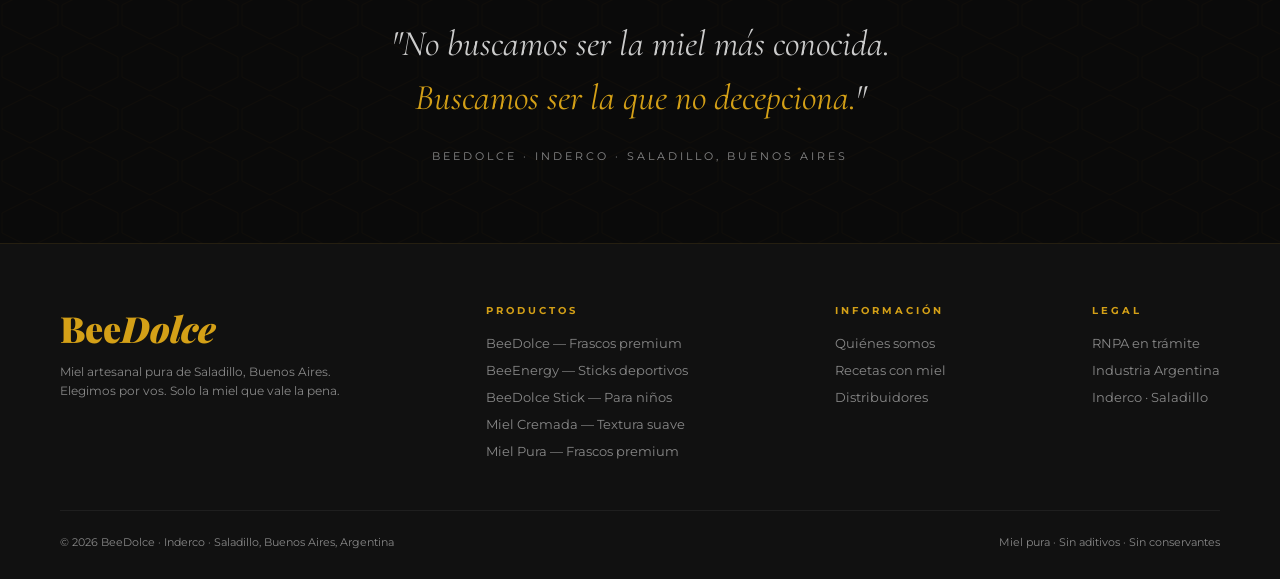
<file: contacto.html>
<!DOCTYPE html>
<html lang="es">

<head>
    <meta charset="UTF-8">
    <meta name="viewport" content="width=device-width, initial-scale=1.0">
    <title>Quiénes somos — BeeDolce</title>
    <link rel="icon" type="image/png" href="img/logo.png">

    <link rel="stylesheet" href="beedolce.css">
    <style>
        @media (max-width: 768px) {

            #cursor,
            #cursorRing {
                display: none !important;
            }
        }

        /* ── HERO ── */
        .contacto-hero {
            position: relative;
            padding: 180px 60px 120px;
            text-align: center;
            overflow: hidden;
        }

        .contacto-hero .hex-bg {
            opacity: .03;
        }

        .contacto-hero-badge {
            display: inline-block;
            font-size: 10px;
            letter-spacing: 4px;
            text-transform: uppercase;
            color: var(--gold);
            border: 1px solid rgba(212, 160, 23, .4);
            padding: 8px 20px;
            border-radius: 2px;
            margin-bottom: 30px;
            animation: fadeUp .8s ease both;
        }

        .contacto-hero h1 {
            font-family: 'Playfair Display', serif;
            font-size: clamp(48px, 8vw, 100px);
            font-weight: 900;
            line-height: .95;
            letter-spacing: -2px;
            animation: fadeUp .8s .15s ease both;
        }

        .contacto-hero h1 em {
            color: var(--gold);
            font-style: italic;
        }

        .contacto-hero p {
            font-family: 'Cormorant Garamond', serif;
            font-size: clamp(18px, 2.2vw, 24px);
            color: var(--gray);
            letter-spacing: 3px;
            margin: 24px auto 0;
            max-width: 600px;
            animation: fadeUp .8s .3s ease both;
        }

        /* ── QUIÉNES SOMOS ── */
        .nosotros-section {
            padding: 100px 60px;
            display: grid;
            grid-template-columns: 1fr 1fr;
            gap: 80px;
            align-items: center;
            max-width: 1200px;
            margin: 0 auto;
        }

        .nosotros-text h2 {
            font-family: 'Playfair Display', serif;
            font-size: clamp(32px, 4vw, 52px);
            font-weight: 900;
            line-height: 1.1;
            margin-bottom: 28px;
        }

        .nosotros-text h2 em {
            color: var(--gold);
            font-style: italic;
        }

        .nosotros-text p {
            font-family: 'Cormorant Garamond', serif;
            font-size: 20px;
            line-height: 1.8;
            color: var(--gray);
            margin-bottom: 18px;
        }

        .nosotros-visual {
            position: relative;
            display: flex;
            flex-direction: column;
            gap: 2px;
        }

        .nosotros-card {
            background: var(--dark2);
            border: 1px solid rgba(212, 160, 23, .1);
            padding: 28px 32px;
            display: flex;
            align-items: flex-start;
            gap: 20px;
            transition: border-color .3s;
        }

        .nosotros-card:hover {
            border-color: rgba(212, 160, 23, .35);
        }

        .nosotros-card-icon {
            font-size: 28px;
            flex-shrink: 0;
            margin-top: 2px;
        }

        .nosotros-card h4 {
            font-family: 'Playfair Display', serif;
            font-size: 16px;
            font-weight: 700;
            color: var(--gold-l);
            margin-bottom: 6px;
        }

        .nosotros-card p {
            font-size: 13px;
            color: var(--gray);
            line-height: 1.7;
        }

        /* ── STATS ── */
        .stats-bar {
            display: grid;
            grid-template-columns: repeat(4, 1fr);
            gap: 2px;
            margin: 0 60px;
        }

        .stats-bar .stat {
            border: 1px solid rgba(212, 160, 23, .1);
        }

        /* ── VALORES ── */
        .valores-section {
            padding: 100px 60px;
            background: var(--near-black);
            position: relative;
            overflow: hidden;
        }

        .valores-section .hex-bg {
            opacity: .03;
        }

        .valores-header {
            text-align: center;
            margin-bottom: 60px;
            position: relative;
            z-index: 2;
        }

        .valores-header h2 {
            font-family: 'Playfair Display', serif;
            font-size: clamp(32px, 4vw, 52px);
            font-weight: 900;
        }

        .valores-header h2 em {
            color: var(--gold);
        }

        .valores-grid {
            display: grid;
            grid-template-columns: repeat(3, 1fr);
            gap: 2px;
            max-width: 1100px;
            margin: 0 auto;
            position: relative;
            z-index: 2;
        }

        .valor-card {
            background: var(--dark);
            border: 1px solid rgba(212, 160, 23, .08);
            padding: 44px 36px;
            text-align: center;
            transition: border-color .3s, transform .3s;
        }

        .valor-card:hover {
            border-color: rgba(212, 160, 23, .3);
            transform: translateY(-4px);
        }

        .valor-icon {
            font-size: 40px;
            margin-bottom: 20px;
            display: block;
        }

        .valor-card h3 {
            font-family: 'Playfair Display', serif;
            font-size: 22px;
            font-weight: 700;
            color: var(--gold-l);
            margin-bottom: 12px;
        }

        .valor-card p {
            font-size: 14px;
            color: var(--gray);
            line-height: 1.8;
        }

        /* ── CONTACTO ── */
        .contacto-section {
            padding: 100px 60px;
        }

        .contacto-header {
            text-align: center;
            margin-bottom: 70px;
        }

        .contacto-header h2 {
            font-family: 'Playfair Display', serif;
            font-size: clamp(32px, 4vw, 52px);
            font-weight: 900;
            margin-bottom: 14px;
        }

        .contacto-header h2 em {
            color: var(--gold);
        }

        .contacto-header p {
            font-size: 15px;
            color: var(--gray);
            max-width: 520px;
            margin: 0 auto;
            line-height: 1.7;
        }

        .contacto-grid {
            display: grid;
            grid-template-columns: repeat(4, 1fr);
            gap: 2px;
            max-width: 1200px;
            margin: 0 auto 60px;
        }

        .contacto-btn {
            display: flex;
            flex-direction: column;
            align-items: center;
            justify-content: center;
            padding: 48px 32px;
            min-height: 280px;
            text-decoration: none;
            border: 1px solid rgba(212, 160, 23, .12);
            background: var(--dark);
            transition: all .3s;
            gap: 16px;
            position: relative;
            overflow: hidden;
        }

        .contacto-btn::before {
            content: '';
            position: absolute;
            inset: 0;
            background: radial-gradient(circle at 50% 100%, rgba(212, 160, 23, .08) 0%, transparent 70%);
            opacity: 0;
            transition: opacity .3s;
        }

        .contacto-btn:hover::before {
            opacity: 1;
        }

        .contacto-btn:hover {
            border-color: rgba(212, 160, 23, .4);
            transform: translateY(-4px);
        }

        .contacto-btn-icon {
            font-size: 44px;
            filter: drop-shadow(0 8px 20px rgba(212, 160, 23, .2));
            transition: transform .3s;
        }

        .contacto-btn:hover .contacto-btn-icon {
            transform: scale(1.1);
        }

        .contacto-btn-label {
            font-size: 10px;
            letter-spacing: 3px;
            text-transform: uppercase;
            color: var(--gold);
            font-weight: 600;
        }

        .contacto-btn-desc {
            font-size: 13px;
            color: var(--gray);
            text-align: center;
            line-height: 1.6;
        }

        .contacto-btn-value {
            font-size: 14px;
            color: var(--lgray);
            font-weight: 500;
        }

        /* Colores por tipo */
        .btn-whatsapp:hover {
            border-color: rgba(37, 211, 102, .35);
        }

        .btn-whatsapp:hover::before {
            background: radial-gradient(circle at 50% 100%, rgba(37, 211, 102, .07) 0%, transparent 70%);
            opacity: 1;
        }

        .btn-whatsapp .contacto-btn-label {
            color: #25d366;
        }

        .btn-whatsapp .contacto-btn-icon {
            filter: drop-shadow(0 8px 20px rgba(37, 211, 102, .2));
        }

        .btn-email:hover {
            border-color: rgba(212, 160, 23, .4);
        }

        .btn-instagram:hover {
            border-color: rgba(225, 48, 108, .35);
        }

        .btn-instagram:hover::before {
            background: radial-gradient(circle at 50% 100%, rgba(225, 48, 108, .07) 0%, transparent 70%);
            opacity: 1;
        }

        .btn-instagram .contacto-btn-label {
            color: #e1306c;
        }

        .btn-instagram .contacto-btn-icon {
            filter: drop-shadow(0 8px 20px rgba(225, 48, 108, .2));
        }

        .btn-facebook:hover {
            border-color: rgba(24, 119, 242, .4);
        }

        .btn-facebook:hover::before {
            background: radial-gradient(circle at 50% 100%, rgba(24, 119, 242, .07) 0%, transparent 70%);
            opacity: 1;
        }

        .btn-facebook .contacto-btn-label {
            color: #1877F2;
        }

        /* ── REDES SOCIALES extra ── */
        .redes-grid {
            display: flex;
            justify-content: center;
            gap: 16px;
            flex-wrap: wrap;
            max-width: 700px;
            margin: 0 auto;
        }

        .red-pill {
            display: flex;
            align-items: center;
            gap: 12px;
            padding: 16px 28px;
            background: var(--dark2);
            border: 1px solid rgba(212, 160, 23, .1);
            text-decoration: none;
            font-size: 13px;
            color: var(--lgray);
            transition: all .25s;
            border-radius: 2px;
        }

        .red-pill:hover {
            border-color: rgba(212, 160, 23, .4);
            color: var(--gold);
        }

        .red-pill span:first-child {
            font-size: 20px;
        }

        /* ── UBICACIÓN ── */
        .ubicacion-section {
            padding: 100px 60px;
            background: var(--near-black);
            position: relative;
            overflow: hidden;
        }

        .ubicacion-section .hex-bg {
            opacity: .03;
        }

        .ubicacion-inner {
            max-width: 1100px;
            margin: 0 auto;
            display: grid;
            grid-template-columns: 1fr 1fr;
            gap: 60px;
            align-items: center;
            position: relative;
            z-index: 2;
        }

        .ubicacion-text h2 {
            font-family: 'Playfair Display', serif;
            font-size: clamp(28px, 3.5vw, 44px);
            font-weight: 900;
            margin-bottom: 20px;
        }

        .ubicacion-text h2 em {
            color: var(--gold);
        }

        .ubicacion-text p {
            font-family: 'Cormorant Garamond', serif;
            font-size: 19px;
            color: var(--gray);
            line-height: 1.8;
            margin-bottom: 32px;
        }

        .ubicacion-details {
            display: flex;
            flex-direction: column;
            gap: 2px;
        }

        .ubicacion-item {
            background: var(--dark);
            border: 1px solid rgba(212, 160, 23, .1);
            padding: 20px 24px;
            display: flex;
            align-items: center;
            gap: 16px;
            font-size: 14px;
            color: var(--lgray);
        }

        .ubicacion-item span:first-child {
            font-size: 22px;
        }

        .ubicacion-item strong {
            color: var(--gold-l);
            margin-right: 8px;
        }

        .ubicacion-map {
            background: var(--dark);
            border: 1px solid rgba(212, 160, 23, .15);
            height: 360px;
            display: flex;
            align-items: center;
            justify-content: center;
            flex-direction: column;
            gap: 20px;
            position: relative;
            overflow: hidden;
        }

        .ubicacion-map .hex-bg {
            opacity: .05;
        }

        .map-pin {
            font-size: 64px;
            position: relative;
            z-index: 2;
            animation: float 4s ease-in-out infinite;
        }

        .map-label {
            font-family: 'Playfair Display', serif;
            font-size: 22px;
            font-weight: 700;
            color: var(--gold);
            position: relative;
            z-index: 2;
        }

        .map-sublabel {
            font-size: 12px;
            letter-spacing: 3px;
            text-transform: uppercase;
            color: var(--gray);
            position: relative;
            z-index: 2;
        }

        /* ── CITA ── */
        .contacto-cita {
            padding: 80px 60px;
            text-align: center;
            position: relative;
            overflow: hidden;
        }

        .contacto-cita .hex-bg {
            opacity: .03;
        }

        .contacto-cita p {
            font-family: 'Cormorant Garamond', serif;
            font-size: clamp(22px, 3vw, 36px);
            font-style: italic;
            line-height: 1.5;
            color: var(--lgray);
            position: relative;
            z-index: 2;
        }

        .contacto-cita em {
            color: var(--gold);
        }

        .contacto-cita small {
            display: block;
            margin-top: 24px;
            font-size: 11px;
            letter-spacing: 3px;
            text-transform: uppercase;
            color: var(--gray);
            position: relative;
            z-index: 2;
        }

        /* ── RESPONSIVE ── */
        @media (max-width: 1024px) {
            .nosotros-section {
                grid-template-columns: 1fr;
                gap: 40px;
            }

            .stats-bar {
                grid-template-columns: repeat(2, 1fr);
            }

            .valores-grid {
                grid-template-columns: repeat(2, 1fr);
            }

            .contacto-grid {
                grid-template-columns: 1fr;
                max-width: 400px;
            }

            .ubicacion-inner {
                grid-template-columns: 1fr;
            }

            .ubicacion-map {
                height: 260px;
            }
        }

        @media (max-width: 768px) {
            .contacto-hero {
                padding: 140px 24px 60px;
            }

            .nosotros-section {
                padding: 60px 24px;
            }

            .stats-bar {
                margin: 0 24px;
                grid-template-columns: repeat(2, 1fr);
            }

            .valores-section {
                padding: 60px 24px;
            }

            .valores-grid {
                grid-template-columns: 1fr;
            }

            .contacto-section {
                padding: 60px 24px;
            }

            .ubicacion-section {
                padding: 60px 24px;
            }

            .contacto-cita {
                padding: 60px 24px;
            }
        }
    </style>
</head>

<body>

    <div class="cursor" id="cursor"></div>
    <div class="cursor-ring" id="cursorRing"></div>

    <!-- NAV -->
    <nav id="navbar">
        <a href="index.html" class="nav-logo">Bee<span>Dolce</span></a>
        <ul class="nav-links">
            <li><a href="index.html#nosotros">Nosotros</a></li>
            <li><a href="index.html#productos">Productos</a></li>
            <li><a href="recetas.html">Recetas</a></li>
            <li><a href="contacto.html">Contacto</a></li>
        </ul>
    </nav>

    <!-- HERO -->
    <section class="contacto-hero" style="background:var(--near-black)">
        <div class="hex-bg"></div>
        <div
            style="position:absolute;inset:0;background:radial-gradient(ellipse 70% 50% at 50% 40%, rgba(212,160,23,.07) 0%, transparent 70%);pointer-events:none">
        </div>
        <div style="position:relative;z-index:2">
            <div class="contacto-hero-badge">Inderco · Saladillo, Buenos Aires</div>
            <h1>Quiénes<br><em>somos</em></h1>
            <p>La historia detrás de la miel que elegimos.</p>
        </div>
    </section>

    <div class="drip-bar">
        <div class="drip"></div>
        <div class="drip"></div>
        <div class="drip"></div>
        <div class="drip"></div>
    </div>

    <!-- QUIÉNES SOMOS -->
    <section style="background:var(--near-black)">
        <div class="nosotros-section reveal">
            <div class="nosotros-text">
                <h2>No somos apicultores.<br><em>Somos curadores.</em></h2>
                <p>BeeDolce es una marca de <strong style="color:var(--lgray)">Inderco</strong>, empresa con base en
                    Saladillo, Buenos Aires. Nuestra idea es simple: no producimos miel, la seleccionamos.</p>
                <p>Recorremos productores de todo el país. Probamos, analizamos y comparamos. Y solo cuando encontramos
                    una miel que cumple nuestros estándares — de pureza, sabor, textura y origen —, la hacemos nuestra.
                </p>
                <p>El resultado es lo que ves en cada frasco y en cada stick: miel pura, sin ningún aditivo, sin
                    procesar de más. Solo lo que las abejas produjeron y nosotros elegimos.</p>
            </div>
            <div class="nosotros-visual">
                <div class="nosotros-card">
                    <span class="nosotros-card-icon">🔍</span>
                    <div>
                        <h4>Selección rigurosa</h4>
                        <p>Probamos cada lote antes de comprarlo. Si no cumple, no lleva nuestro nombre. Punto.</p>
                    </div>
                </div>
                <div class="nosotros-card">
                    <span class="nosotros-card-icon">🌿</span>
                    <div>
                        <h4>Sin procesar</h4>
                        <p>Solo filtrado y envasado en frío. Conservamos todas las enzimas, propóleos y antioxidantes
                            naturales de la miel.</p>
                    </div>
                </div>
                <div class="nosotros-card">
                    <span class="nosotros-card-icon">🏭</span>
                    <div>
                        <h4>Industria argentina</h4>
                        <p>Operamos desde Saladillo, Buenos Aires. Todo el proceso de selección, envasado y distribución
                            es local.</p>
                    </div>
                </div>
                <div class="nosotros-card">
                    <span class="nosotros-card-icon">📋</span>
                    <div>
                        <h4>Transparencia total</h4>
                        <p>RNPA en trámite. Etiquetado ANMAT completo. Sin promesas vacías — solo información real sobre
                            lo que estás comprando.</p>
                    </div>
                </div>
            </div>
        </div>
    </section>

    <!-- STATS -->
    <div class="stats-bar reveal">
        <div class="stat">
            <span class="stat-num">100%</span>
            <span class="stat-label">Natural</span>
        </div>
        <div class="stat">
            <span class="stat-num">0</span>
            <span class="stat-label">Aditivos</span>
        </div>
        <div class="stat">
            <span class="stat-num">4</span>
            <span class="stat-label">Líneas de producto</span>
        </div>
        <div class="stat">
            <span class="stat-num">ARG</span>
            <span class="stat-label">Industria argentina</span>
        </div>
    </div>

    <!-- VALORES -->
    <section class="valores-section reveal">
        <div class="hex-bg"></div>
        <div class="valores-header">
            <span class="section-label">Lo que nos mueve</span>
            <h2>Nuestros <em>valores</em></h2>
        </div>
        <div class="valores-grid">
            <div class="valor-card">
                <span class="valor-icon">🎯</span>
                <h3>Honestidad</h3>
                <p>Lo que dice la etiqueta es exactamente lo que hay adentro. Sin trucos, sin letra chica. Miel pura de
                    abeja — y eso es todo.</p>
            </div>
            <div class="valor-card">
                <span class="valor-icon">⭐</span>
                <h3>Exigencia</h3>
                <p>Preferimos no vender antes que vender algo que no cumple nuestros estándares. La calidad no es
                    negociable.</p>
            </div>
            <div class="valor-card">
                <span class="valor-icon">🤝</span>
                <h3>Cercanía</h3>
                <p>Somos una empresa de Saladillo. Conocemos a nuestros productores. Sabemos de dónde viene cada frasco
                    que llega a tu mesa.</p>
            </div>
            <div class="valor-card">
                <span class="valor-icon">🌱</span>
                <h3>Naturalidad</h3>
                <p>Ningún proceso artificial. Ningún aditivo. La miel es perfecta como la hicieron las abejas — nuestra
                    única función es no arruinarla.</p>
            </div>
            <div class="valor-card">
                <span class="valor-icon">📦</span>
                <h3>Accesibilidad</h3>
                <p>La miel de calidad no debería ser un lujo. Trabajamos para que cualquier persona pueda acceder a miel
                    pura sin pagar precios de boutique.</p>
            </div>
            <div class="valor-card">
                <span class="valor-icon">🐝</span>
                <h3>Respeto apícola</h3>
                <p>Trabajamos solo con productores que respetan a sus colmenas. Una buena miel empieza con abejas bien
                    cuidadas.</p>
            </div>
        </div>
    </section>

    <!-- CONTACTO -->
    <section class="contacto-section">
        <div class="contacto-header reveal">
            <span class="section-label">Escribinos</span>
            <h2>Hablemos de <em>miel</em></h2>
            <p>Si sos distribuidor, comercio, institución de salud, o simplemente querés saber más — estamos
                disponibles. Respondemos siempre.</p>
        </div>

        <div class="contacto-grid reveal">

            <a href="https://wa.me/5492346000000" target="_blank" class="contacto-btn btn-whatsapp">
                <span class="contacto-btn-icon">
                    <svg xmlns="http://www.w3.org/2000/svg" width="44" height="44" viewBox="0 0 24 24"
                        style="filter:drop-shadow(0 8px 20px rgba(37,211,102,.35))">
                        <path fill="#25D366"
                            d="M17.472 14.382c-.297-.149-1.758-.867-2.03-.967-.273-.099-.471-.148-.67.15-.197.297-.767.966-.94 1.164-.173.199-.347.223-.644.075-.297-.15-1.255-.463-2.39-1.475-.883-.788-1.48-1.761-1.653-2.059-.173-.297-.018-.458.13-.606.134-.133.298-.347.446-.52.149-.174.198-.298.298-.497.099-.198.05-.371-.025-.52-.075-.149-.669-1.612-.916-2.207-.242-.579-.487-.5-.669-.51-.173-.008-.371-.01-.57-.01-.198 0-.52.074-.792.372-.272.297-1.04 1.016-1.04 2.479 0 1.462 1.065 2.875 1.213 3.074.149.198 2.096 3.2 5.077 4.487.709.306 1.262.489 1.694.625.712.227 1.36.195 1.871.118.571-.085 1.758-.719 2.006-1.413.248-.694.248-1.289.173-1.413-.074-.124-.272-.198-.57-.347m-5.421 7.403h-.004a9.87 9.87 0 01-5.031-1.378l-.361-.214-3.741.982.998-3.648-.235-.374a9.86 9.86 0 01-1.51-5.26c.001-5.45 4.436-9.884 9.888-9.884 2.64 0 5.122 1.03 6.988 2.898a9.825 9.825 0 012.893 6.994c-.003 5.45-4.437 9.884-9.885 9.884m8.413-18.297A11.815 11.815 0 0012.05 0C5.495 0 .16 5.335.157 11.892c0 2.096.547 4.142 1.588 5.945L.057 24l6.305-1.654a11.882 11.882 0 005.683 1.448h.005c6.554 0 11.89-5.335 11.893-11.893a11.821 11.821 0 00-3.48-8.413z" />
                    </svg>
                </span>
                <span class="contacto-btn-label">WhatsApp</span>
                <span class="contacto-btn-value">+54 9 2346 00-0000</span>
                <span class="contacto-btn-desc">La forma más rápida de contactarnos. Respondemos en el día.</span>
            </a>

            <a href="mailto:beedolcesaladillo@gmail.com" class="contacto-btn btn-email">
                <span class="contacto-btn-icon">✉️</span>
                <span class="contacto-btn-label">Email</span>
                <span class="contacto-btn-value">beedolcesaladillo@gmail.com</span>
                <span class="contacto-btn-desc">Para consultas formales, pedidos mayoristas y distribución.</span>
            </a>

            <a href="https://instagram.com/beedolcesaladillo" target="_blank" class="contacto-btn btn-instagram">
                <span class="contacto-btn-icon">
                    <svg xmlns="http://www.w3.org/2000/svg" width="44" height="44" viewBox="0 0 24 24"
                        style="filter:drop-shadow(0 8px 20px rgba(225,48,108,.35))">
                        <defs>
                            <radialGradient id="ig-gradient" cx="30%" cy="107%" r="150%">
                                <stop offset="0%" stop-color="#fdf497" />
                                <stop offset="5%" stop-color="#fdf497" />
                                <stop offset="45%" stop-color="#fd5949" />
                                <stop offset="60%" stop-color="#d6249f" />
                                <stop offset="90%" stop-color="#285AEB" />
                            </radialGradient>
                        </defs>
                        <path fill="url(#ig-gradient)"
                            d="M12 2.163c3.204 0 3.584.012 4.85.07 3.252.148 4.771 1.691 4.919 4.919.058 1.265.069 1.645.069 4.849 0 3.205-.012 3.584-.069 4.849-.149 3.225-1.664 4.771-4.919 4.919-1.266.058-1.644.07-4.85.07-3.204 0-3.584-.012-4.849-.07-3.26-.149-4.771-1.699-4.919-4.92-.058-1.265-.07-1.644-.07-4.849 0-3.204.013-3.583.07-4.849.149-3.227 1.664-4.771 4.919-4.919 1.266-.057 1.645-.069 4.849-.069zM12 0C8.741 0 8.333.014 7.053.072 2.695.272.273 2.69.073 7.052.014 8.333 0 8.741 0 12c0 3.259.014 3.668.072 4.948.2 4.358 2.618 6.78 6.98 6.98C8.333 23.986 8.741 24 12 24c3.259 0 3.668-.014 4.948-.072 4.354-.2 6.782-2.618 6.979-6.98.059-1.28.073-1.689.073-4.948 0-3.259-.014-3.667-.072-4.947-.196-4.354-2.617-6.78-6.979-6.98C15.668.014 15.259 0 12 0zm0 5.838a6.162 6.162 0 100 12.324 6.162 6.162 0 000-12.324zM12 16a4 4 0 110-8 4 4 0 010 8zm6.406-11.845a1.44 1.44 0 100 2.881 1.44 1.44 0 000-2.881z" />
                    </svg>
                </span>
                <span class="contacto-btn-label">Instagram</span>
                <span class="contacto-btn-value">@beedolcesaladillo</span>
                <span class="contacto-btn-desc">Seguinos para novedades, recetas y lanzamientos nuevos.</span>
            </a>

            <a href="https://facebook.com/beedolcesaladillo" target="_blank" class="contacto-btn btn-facebook">
                <span class="contacto-btn-icon">
                    <svg xmlns="http://www.w3.org/2000/svg" width="44" height="44" viewBox="0 0 24 24" fill="#1877F2"
                        style="filter:drop-shadow(0 8px 20px rgba(24,119,242,.35))">
                        <path
                            d="M24 12.073C24 5.405 18.627 0 12 0S0 5.405 0 12.073C0 18.1 4.388 23.094 10.125 24v-8.437H7.078v-3.49h3.047V9.41c0-3.025 1.792-4.697 4.533-4.697 1.312 0 2.686.235 2.686.235v2.97h-1.514c-1.491 0-1.956.93-1.956 1.883v2.268h3.328l-.532 3.49h-2.796V24C19.612 23.094 24 18.1 24 12.073z" />
                    </svg>
                </span>
                <span class="contacto-btn-label">Facebook</span>
                <span class="contacto-btn-value">BeeDolce Saladillo</span>
                <span class="contacto-btn-desc">Seguinos para novedades, recetas y lanzamientos nuevos.</span>
            </a>

        </div>


    </section>

    <!-- UBICACIÓN -->
    <section class="ubicacion-section">
        <div class="hex-bg"></div>
        <div class="ubicacion-inner reveal">
            <div class="ubicacion-text">
                <h2>Estamos en<br><em>Saladillo</em></h2>
                <p>Nuestra base de operaciones es Saladillo, provincia de Buenos Aires. Desde acá seleccionamos,
                    envasamos y distribuimos a todo el país.</p>
                <div class="ubicacion-details">
                    <div class="ubicacion-item">
                        <span>📍</span>
                        <span><strong>Dirección</strong> Saladillo, Buenos Aires, Argentina</span>
                    </div>
                    <div class="ubicacion-item">
                        <span>🏢</span>
                        <span><strong>Empresa</strong> Inderco</span>
                    </div>
                    <div class="ubicacion-item">
                        <span>📋</span>
                        <span><strong>RNPA</strong> En trámite · Industria Argentina</span>
                    </div>
                    <div class="ubicacion-item">
                        <span>🚚</span>
                        <span><strong>Distribución</strong> Todo el país</span>
                    </div>
                    <div class="ubicacion-item">
                        <span>⏰</span>
                        <span><strong>Horario</strong> Lun – Vie · 9:00 a 18:00 hs</span>
                    </div>
                </div>
            </div>
            <div class="ubicacion-map" style="padding:0;overflow:hidden;">
                <iframe
                    src="https://maps.google.com/maps?q=Inderco+Maquinarias+Apicolas,+Ruta+Nacional+205+km+183.5,+Saladillo,+Buenos+Aires,+Argentina&output=embed"
                    width="100%"
                    height="360"
                    style="border:0;display:block;filter:invert(90%) hue-rotate(180deg) saturate(0.8) brightness(0.85);"
                    allowfullscreen=""
                    loading="lazy"
                    referrerpolicy="no-referrer-when-downgrade"
                    title="Ubicación BeeDolce — Inderco Maquinarias Apícolas, Ruta 205 km 183.5, Saladillo">
                </iframe>
            </div>
        </div>
    </section>

    <!-- DISTRIBUIDORES CTA -->
    <section style="background:var(--near-black);padding:80px 60px" class="reveal">
        <div style="max-width:900px;margin:0 auto;display:grid;grid-template-columns:1fr 1fr;gap:2px">
            <div style="background:var(--dark);border:1px solid rgba(212,160,23,.15);padding:52px">
                <span class="section-label">Para comercios</span>
                <h3
                    style="font-family:'Playfair Display',serif;font-size:clamp(24px,2.5vw,36px);font-weight:900;margin-bottom:16px">
                    ¿Querés <em style="color:var(--gold)">vender<br>BeeDolce</em>?</h3>
                <p style="font-size:14px;color:var(--gray);line-height:1.8;margin-bottom:32px">Trabajamos con
                    dietéticas, gimnasios, farmacias, almacenes naturales y tiendas de todo el país. Tenemos condiciones
                    especiales para distribuidores.</p>
                <a href="https://wa.me/5492346000000?text=Hola!%20Quiero%20información%20para%20ser%20distribuidor%20de%20BeeDolce"
                    target="_blank" class="btn-primary" style="width:fit-content;display:inline-block">Consultá por
                    WhatsApp</a>
            </div>
            <div
                style="background:var(--dark2);border:1px solid rgba(212,160,23,.08);padding:52px;display:flex;flex-direction:column;justify-content:space-between">
                <div>
                    <span class="section-label">Para instituciones</span>
                    <h3
                        style="font-family:'Playfair Display',serif;font-size:clamp(24px,2.5vw,36px);font-weight:900;margin-bottom:16px">
                        Hospitales, <em style="color:var(--gold)">gimnasios<br>y colegios</em></h3>
                    <p style="font-size:14px;color:var(--gray);line-height:1.8;margin-bottom:32px">BeeDolce Junior
                        cuenta con aval de pediatras de hospitales públicos. Trabajamos con instituciones educativas y
                        deportivas.</p>
                </div>
                <a href="mailto:instituciones@beedolce.com.ar" class="btn-outline"
                    style="width:fit-content;display:inline-block">Enviar email</a>
            </div>
        </div>
    </section>

    <!-- CITA -->
    <div class="contacto-cita reveal">
        <div class="hex-bg"></div>
        <p>"No buscamos ser la miel más conocida.<br><em>Buscamos ser la que no decepciona.</em>"</p>
        <small>BeeDolce · Inderco · Saladillo, Buenos Aires</small>
    </div>

    <!-- FOOTER -->
    <footer>
        <div class="footer-top">
            <div class="footer-brand">
                <span class="logo">Bee<em>Dolce</em></span>
                <p>Miel artesanal pura de Saladillo, Buenos Aires. Elegimos por vos. Solo la miel que vale la pena.</p>
            </div>
            <div class="footer-links">
                <h4>Productos</h4>
                <ul>
                    <li><a href="index.html#productos">BeeDolce — Frascos premium</a></li>
                    <li><a href="index.html#productos">BeeEnergy — Sticks deportivos</a></li>
                    <li><a href="index.html#productos">BeeDolce Stick — Para niños</a></li>
                    <li><a href="index.html#productos">Miel Cremada — Textura suave</a></li>
                    <li><a href="index.html#productos">Miel Pura — Frascos premium</a></li>
                </ul>
            </div>
            <div class="footer-links">
                <h4>Información</h4>
                <ul>
                    <li><a href="contacto.html">Quiénes somos</a></li>
                    <li><a href="recetas.html">Recetas con miel</a></li>
                    <li><a href="contacto.html#distribuidores">Distribuidores</a></li>
                </ul>
            </div>
            <div class="footer-links">
                <h4>Legal</h4>
                <ul>
                    <li><a href="#">RNPA en trámite</a></li>
                    <li><a href="#">Industria Argentina</a></li>
                    <li><a href="#">Inderco · Saladillo</a></li>
                </ul>
            </div>
        </div>
        <div class="footer-bottom">
            <span>© 2026 BeeDolce · Inderco · Saladillo, Buenos Aires, Argentina</span>
            <span>Miel pura · Sin aditivos · Sin conservantes</span>
        </div>
    </footer>

    <script src="beedolce.js"></script>
</body>

</html>
</file>
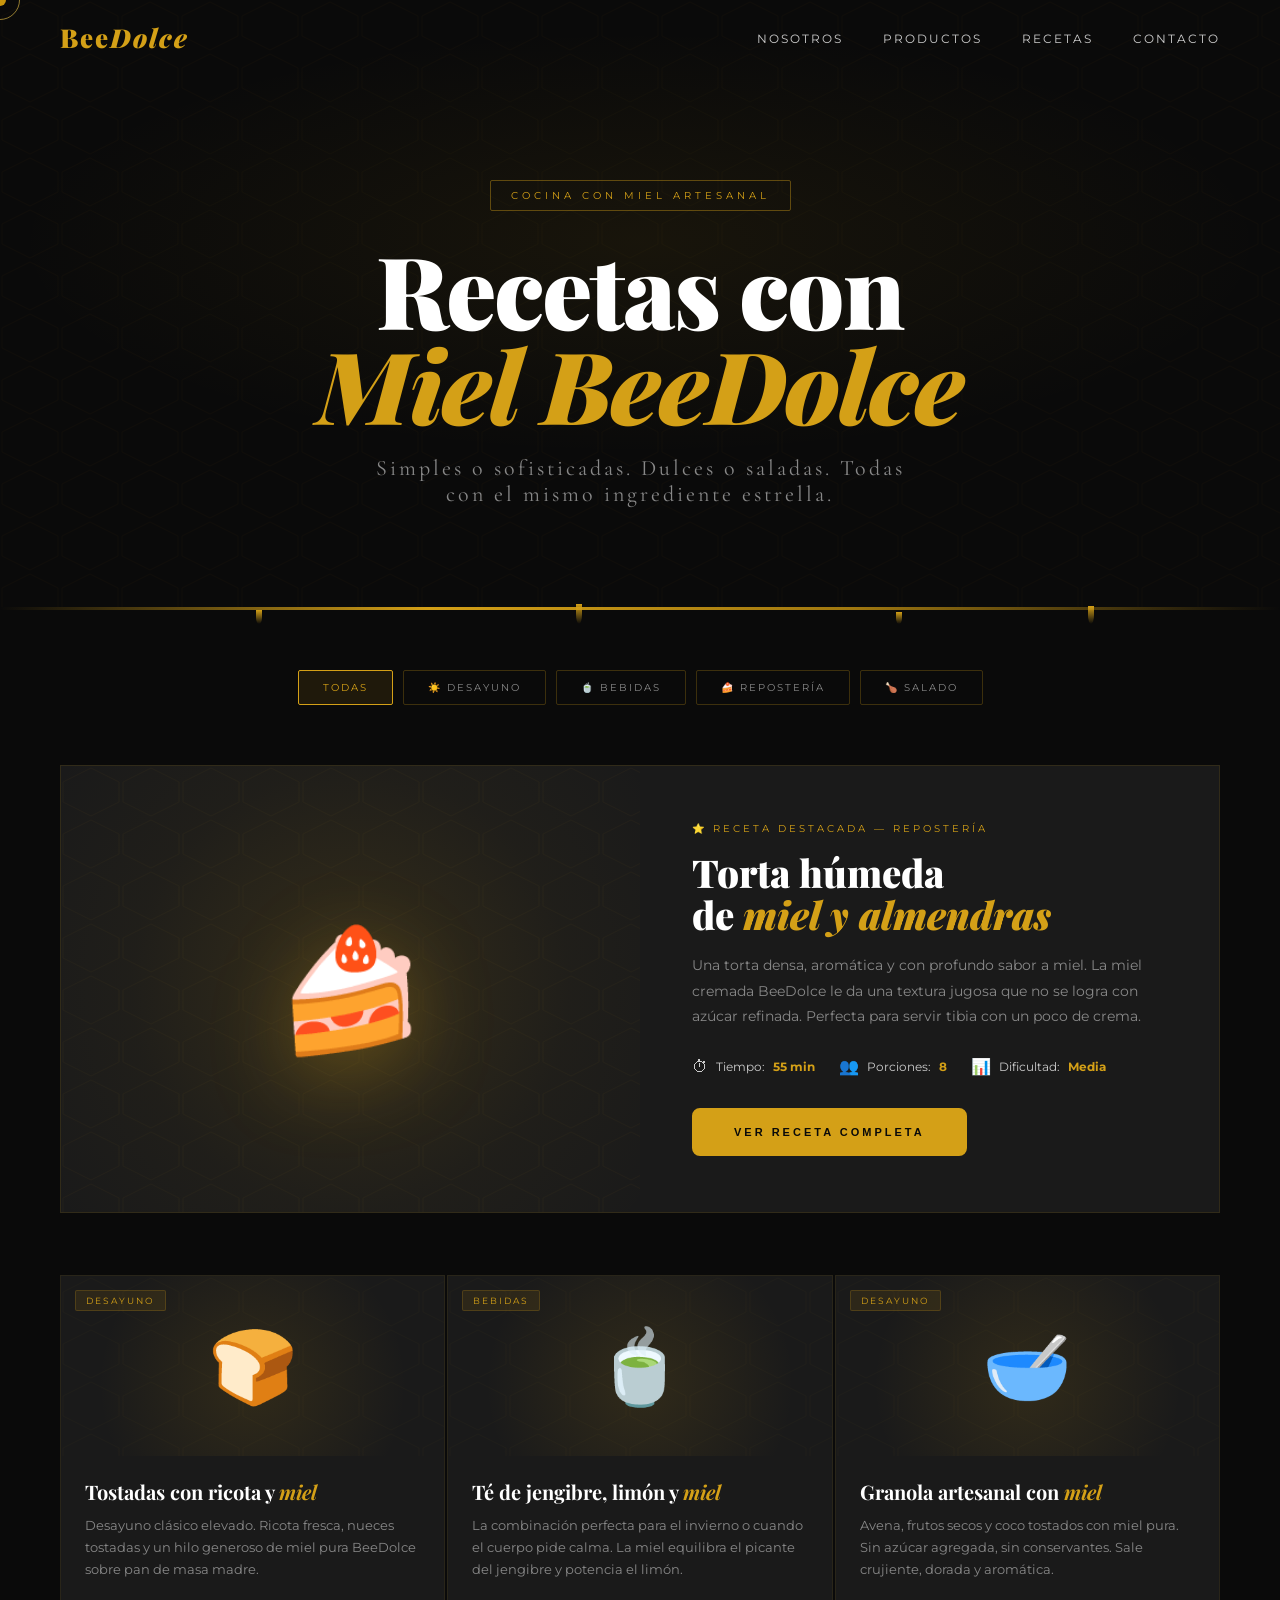
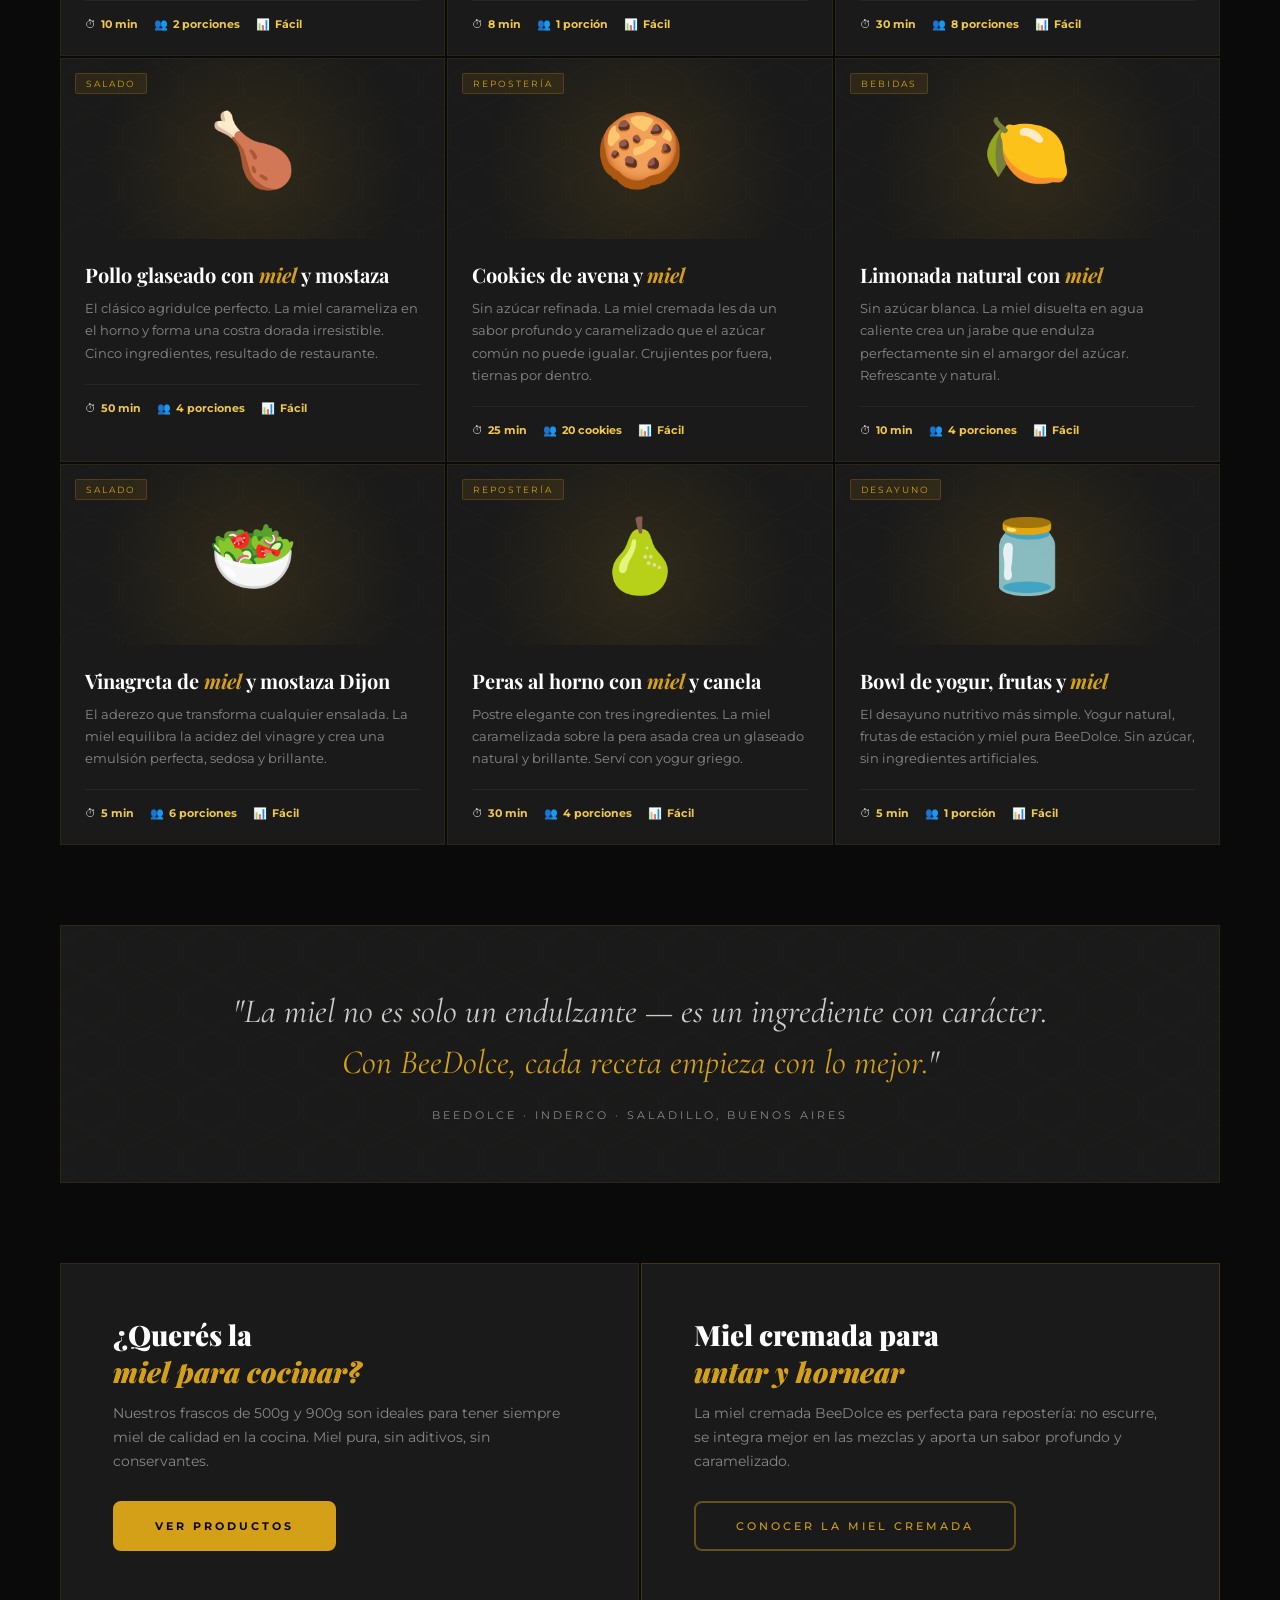
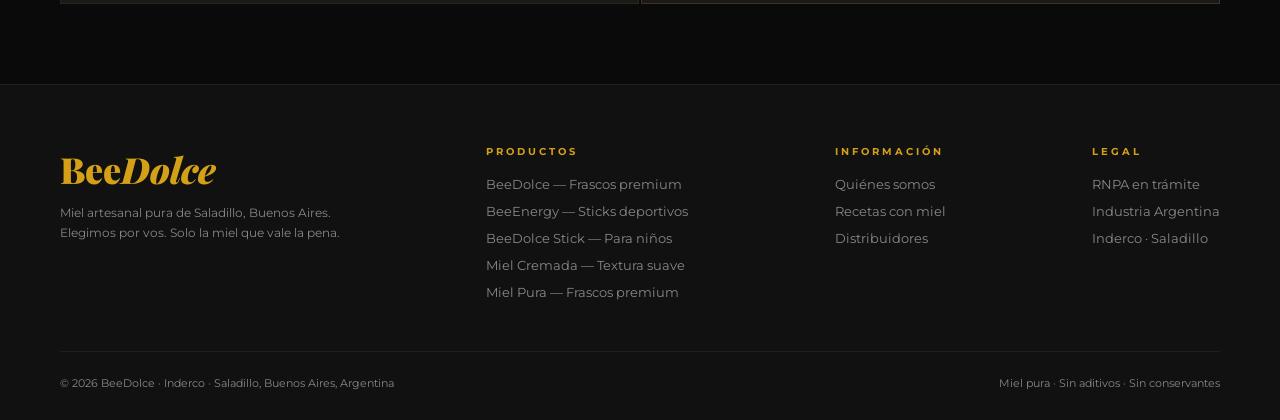
<file: recetas.html>
<!DOCTYPE html>
<html lang="es">

<head>
  <meta charset="UTF-8">
  <meta name="viewport" content="width=device-width, initial-scale=1.0">
  <title>Recetas con Miel — BeeDolce</title>
  <link rel="icon" type="image/png" href="img/logo.png">

  <link rel="stylesheet" href="beedolce.css">
  <style>
    @media (max-width: 768px) {
      #cursor, #cursorRing { display: none !important; }
    }

    /* ── RECETAS HERO ── */
    .recetas-hero {
      position: relative;
      padding: 180px 60px 100px;
      text-align: center;
      overflow: hidden;
    }
    .recetas-hero .hex-bg { opacity: .03; }
    .recetas-hero-badge {
      display: inline-block;
      font-size: 10px; letter-spacing: 4px; text-transform: uppercase;
      color: var(--gold); border: 1px solid rgba(212,160,23,.4);
      padding: 8px 20px; border-radius: 2px; margin-bottom: 30px;
      animation: fadeUp .8s ease both;
    }
    .recetas-hero h1 {
      font-family: 'Playfair Display', serif;
      font-size: clamp(48px, 8vw, 100px);
      font-weight: 900; line-height: .95;
      letter-spacing: -2px;
      animation: fadeUp .8s .15s ease both;
    }
    .recetas-hero h1 em { color: var(--gold); font-style: italic; }
    .recetas-hero p {
      font-family: 'Cormorant Garamond', serif;
      font-size: clamp(16px, 2vw, 22px);
      color: var(--gray); letter-spacing: 3px;
      margin: 24px auto 0; max-width: 560px;
      animation: fadeUp .8s .3s ease both;
    }

    /* ── FILTROS ── */
    .filtros {
      display: flex; justify-content: center;
      gap: 10px; flex-wrap: wrap;
      padding: 60px 60px 0;
    }
    .filtro-btn {
      font-family: 'Montserrat', sans-serif;
      font-size: 10px; letter-spacing: 2px; text-transform: uppercase;
      padding: 10px 24px;
      background: transparent;
      border: 1px solid rgba(212,160,23,.25);
      color: var(--gray);
      cursor: none;
      transition: all .25s;
      border-radius: 2px;
    }
    .filtro-btn:hover, .filtro-btn.active {
      background: rgba(212,160,23,.1);
      border-color: var(--gold);
      color: var(--gold);
    }

    /* ── RECETA DESTACADA ── */
    .receta-featured {
      margin: 60px 60px 0;
      display: grid;
      grid-template-columns: 1fr 1fr;
      gap: 0;
      border: 1px solid rgba(212,160,23,.12);
      background: var(--dark);
      overflow: hidden;
    }
    .receta-featured-img {
      position: relative;
      min-height: 420px;
      display: flex; align-items: center; justify-content: center;
      background: radial-gradient(circle at 50% 50%, rgba(212,160,23,.15) 0%, rgba(212,160,23,.03) 60%, transparent 100%);
      overflow: hidden;
    }
    .receta-featured-img .hex-bg { opacity: .04; }
    .receta-featured-emoji {
      font-size: 120px;
      filter: drop-shadow(0 20px 40px rgba(212,160,23,.3));
      animation: float 6s ease-in-out infinite;
      position: relative; z-index: 2;
    }
    .receta-featured-content {
      padding: 56px 52px;
      display: flex; flex-direction: column; justify-content: center;
    }
    .receta-featured-label {
      font-size: 10px; letter-spacing: 3px; text-transform: uppercase;
      color: var(--gold); margin-bottom: 16px;
    }
    .receta-featured h2 {
      font-family: 'Playfair Display', serif;
      font-size: clamp(28px, 3vw, 42px);
      font-weight: 900; line-height: 1.1;
      margin-bottom: 18px;
    }
    .receta-featured h2 em { color: var(--gold); }
    .receta-featured p {
      font-size: 14px; color: var(--gray); line-height: 1.8;
      margin-bottom: 28px;
    }
    .receta-meta {
      display: flex; gap: 24px; flex-wrap: wrap;
      margin-bottom: 32px;
    }
    .receta-meta-item {
      display: flex; align-items: center; gap: 8px;
      font-size: 12px; color: var(--lgray);
    }
    .receta-meta-item span:first-child { font-size: 16px; }
    .receta-meta-item strong { color: var(--gold); }

    /* ── GRID DE RECETAS ── */
    .recetas-grid {
      padding: 60px 60px 0;
      display: grid;
      grid-template-columns: repeat(3, 1fr);
      gap: 2px;
    }
    .receta-card {
      background: var(--dark);
      border: 1px solid rgba(212,160,23,.08);
      overflow: hidden;
      transition: border-color .3s, transform .3s;
      cursor: none;
      position: relative;
    }
    .receta-card:hover {
      border-color: rgba(212,160,23,.3);
      transform: translateY(-4px);
      z-index: 2;
    }
    .receta-card-img {
      height: 180px;
      display: flex; align-items: center; justify-content: center;
      background: radial-gradient(circle at 50% 60%, rgba(212,160,23,.12) 0%, transparent 70%);
      font-size: 72px;
      position: relative;
      overflow: hidden;
    }
    .receta-card-img .hex-bg { opacity: .03; }
    .receta-categoria {
      position: absolute; top: 14px; left: 14px;
      font-size: 9px; letter-spacing: 2px; text-transform: uppercase;
      color: var(--gold); background: rgba(212,160,23,.1);
      border: 1px solid rgba(212,160,23,.2);
      padding: 4px 10px; border-radius: 2px;
    }
    .receta-card-body { padding: 24px; }
    .receta-card h3 {
      font-family: 'Playfair Display', serif;
      font-size: 20px; font-weight: 700;
      margin-bottom: 10px; line-height: 1.2;
    }
    .receta-card p {
      font-size: 13px; color: var(--gray);
      line-height: 1.7; margin-bottom: 20px;
    }
    .receta-card-meta {
      display: flex; gap: 16px;
      font-size: 11px; color: var(--lgray);
      border-top: 1px solid rgba(255,255,255,.05);
      padding-top: 16px;
    }
    .receta-card-meta span { display: flex; align-items: center; gap: 5px; }
    .receta-card-meta strong { color: var(--gold-l); }

    /* ── MODAL DE RECETA ── */
    .modal-overlay {
      display: none;
      position: fixed; inset: 0; z-index: 1000;
      background: rgba(0,0,0,.85);
      backdrop-filter: blur(8px);
      align-items: center; justify-content: center;
      padding: 20px;
    }
    .modal-overlay.open { display: flex; }
    .modal {
      background: var(--dark);
      border: 1px solid rgba(212,160,23,.2);
      max-width: 800px; width: 100%;
      max-height: 90vh;
      overflow-y: auto;
      position: relative;
      animation: fadeUp .3s ease;
    }
    .modal-close {
      position: sticky; top: 0;
      display: flex; justify-content: flex-end;
      padding: 16px 20px 0;
      background: var(--dark);
      z-index: 10;
    }
    .modal-close button {
      background: transparent;
      border: 1px solid rgba(255,255,255,.1);
      color: var(--gray); font-size: 20px;
      width: 36px; height: 36px;
      cursor: none;
      transition: border-color .2s, color .2s;
    }
    .modal-close button:hover { border-color: var(--gold); color: var(--gold); }
    .modal-body { padding: 0 40px 40px; }
    .modal-emoji { font-size: 64px; margin-bottom: 20px; display: block; }
    .modal-label {
      font-size: 10px; letter-spacing: 3px; text-transform: uppercase;
      color: var(--gold); margin-bottom: 12px;
    }
    .modal-body h2 {
      font-family: 'Playfair Display', serif;
      font-size: 36px; font-weight: 900;
      margin-bottom: 10px; line-height: 1.1;
    }
    .modal-body h2 em { color: var(--gold); }
    .modal-body > p {
      font-size: 14px; color: var(--gray); line-height: 1.8;
      margin-bottom: 28px;
      padding-bottom: 28px;
      border-bottom: 1px solid rgba(255,255,255,.06);
    }
    .modal-meta {
      display: flex; gap: 24px; flex-wrap: wrap;
      margin-bottom: 32px;
    }
    .modal-meta-item {
      display: flex; align-items: center; gap: 8px;
      font-size: 12px; color: var(--lgray);
    }
    .modal-meta-item span:first-child { font-size: 16px; }
    .modal-meta-item strong { color: var(--gold); }
    .modal-cols {
      display: grid;
      grid-template-columns: 1fr 1.6fr;
      gap: 32px;
    }
    .modal-section h4 {
      font-size: 10px; letter-spacing: 3px; text-transform: uppercase;
      color: var(--gold); margin-bottom: 16px;
    }
    .ingredientes-list {
      list-style: none;
      font-size: 13px; color: var(--lgray);
      line-height: 2;
    }
    .ingredientes-list li {
      padding: 6px 0;
      border-bottom: 1px solid rgba(255,255,255,.04);
      display: flex; align-items: center; gap: 10px;
    }
    .ingredientes-list li::before {
      content: '—'; color: var(--gold); flex-shrink: 0;
      font-size: 10px;
    }
    .ingredientes-list .miel-item { color: var(--gold-l); }
    .pasos-list {
      list-style: none;
      font-size: 13px; color: var(--lgray);
      line-height: 1.7;
    }
    .pasos-list li {
      padding: 14px 0;
      border-bottom: 1px solid rgba(255,255,255,.04);
      display: flex; gap: 16px;
    }
    .paso-num {
      font-family: 'Playfair Display', serif;
      font-size: 24px; font-weight: 900;
      color: rgba(212,160,23,.25);
      flex-shrink: 0; line-height: 1.2;
    }
    .modal-tip {
      margin-top: 28px;
      padding: 18px 20px;
      background: rgba(212,160,23,.06);
      border-left: 3px solid var(--gold);
      font-size: 13px; color: var(--lgray); line-height: 1.7;
    }
    .modal-tip strong { color: var(--gold-l); }

    /* ── SECCIÓN CITA ── */
    .recetas-cita {
      margin: 80px 60px 0;
      padding: 60px;
      background: var(--dark);
      border: 1px solid rgba(212,160,23,.1);
      text-align: center;
      position: relative; overflow: hidden;
    }
    .recetas-cita .hex-bg { opacity: .03; }
    .recetas-cita p {
      font-family: 'Cormorant Garamond', serif;
      font-size: clamp(22px, 3vw, 34px);
      font-style: italic; line-height: 1.5;
      color: var(--lgray);
    }
    .recetas-cita em { color: var(--gold); font-style: italic; }
    .recetas-cita small {
      display: block; margin-top: 20px;
      font-size: 11px; letter-spacing: 3px; text-transform: uppercase;
      color: var(--gray);
    }

    /* ── NEWSLETTER / CTA ── */
    .recetas-cta {
      margin: 80px 60px 0;
      display: grid; grid-template-columns: 1fr 1fr; gap: 2px;
    }
    .recetas-cta-card {
      background: var(--dark); padding: 52px;
      border: 1px solid rgba(212,160,23,.1);
      display: flex; flex-direction: column; justify-content: space-between;
    }
    .recetas-cta-card h3 {
      font-family: 'Playfair Display', serif;
      font-size: 28px; font-weight: 900; margin-bottom: 12px;
    }
    .recetas-cta-card h3 em { color: var(--gold); }
    .recetas-cta-card p { font-size: 14px; color: var(--gray); line-height: 1.7; margin-bottom: 28px; }

    /* ── RESPONSIVE ── */
    @media (max-width: 1024px) {
      .recetas-grid { grid-template-columns: repeat(2, 1fr); }
      .receta-featured { grid-template-columns: 1fr; }
      .receta-featured-img { min-height: 260px; }
      .modal-cols { grid-template-columns: 1fr; }
      .recetas-cta { grid-template-columns: 1fr; }
    }
    @media (max-width: 768px) {
      .recetas-hero { padding: 140px 24px 60px; }
      .filtros { padding: 40px 24px 0; }
      .receta-featured { margin: 40px 24px 0; }
      .recetas-grid { grid-template-columns: 1fr; padding: 40px 24px 0; }
      .recetas-cita { margin: 40px 24px 0; padding: 40px 24px; }
      .recetas-cta { margin: 40px 24px 0; }
      .recetas-cta-card { padding: 32px 24px; }
      .modal-body { padding: 0 24px 32px; }
    }
  </style>
</head>

<body>

  <div class="cursor" id="cursor"></div>
  <div class="cursor-ring" id="cursorRing"></div>

  <!-- NAV -->
  <nav id="navbar">
    <a href="index.html" class="nav-logo">Bee<span>Dolce</span></a>
    <ul class="nav-links">
      <li><a href="index.html#nosotros">Nosotros</a></li>
      <li><a href="index.html#productos">Productos</a></li>
      <li><a href="recetas.html">Recetas</a></li>
      <li><a href="index.html#contacto">Contacto</a></li>
    </ul>
  </nav>

  <!-- HERO -->
  <section class="recetas-hero">
    <div class="hex-bg"></div>
    <div style="position:absolute;inset:0;background:radial-gradient(ellipse 70% 50% at 50% 40%, rgba(212,160,23,.07) 0%, transparent 70%);pointer-events:none"></div>
    <div style="position:relative;z-index:2">
      <div class="recetas-hero-badge">Cocina con miel artesanal</div>
      <h1>Recetas con<br><em>Miel BeeDolce</em></h1>
      <p>Simples o sofisticadas. Dulces o saladas. Todas con el mismo ingrediente estrella.</p>
    </div>
  </section>

  <div class="drip-bar">
    <div class="drip"></div>
    <div class="drip"></div>
    <div class="drip"></div>
    <div class="drip"></div>
  </div>

  <!-- FILTROS -->
  <div class="filtros reveal">
    <button class="filtro-btn active" onclick="filtrar('todas', this)">Todas</button>
    <button class="filtro-btn" onclick="filtrar('desayuno', this)">☀️ Desayuno</button>
    <button class="filtro-btn" onclick="filtrar('bebidas', this)">🍵 Bebidas</button>
    <button class="filtro-btn" onclick="filtrar('reposteria', this)">🍰 Repostería</button>
    <button class="filtro-btn" onclick="filtrar('salado', this)">🍗 Salado</button>
  </div>

  <!-- RECETA DESTACADA -->
  <div class="receta-featured reveal" style="margin-top:60px;margin-left:60px;margin-right:60px" data-cat="reposteria">
    <div class="receta-featured-img">
      <div class="hex-bg"></div>
      <span class="receta-featured-emoji">🍰</span>
    </div>
    <div class="receta-featured-content">
      <div class="receta-featured-label">⭐ Receta destacada — Repostería</div>
      <h2>Torta húmeda<br>de <em>miel y almendras</em></h2>
      <p>Una torta densa, aromática y con profundo sabor a miel. La miel cremada BeeDolce le da una textura jugosa que no se logra con azúcar refinada. Perfecta para servir tibia con un poco de crema.</p>
      <div class="receta-meta">
        <div class="receta-meta-item"><span>⏱</span> Tiempo: <strong>55 min</strong></div>
        <div class="receta-meta-item"><span>👥</span> Porciones: <strong>8</strong></div>
        <div class="receta-meta-item"><span>📊</span> Dificultad: <strong>Media</strong></div>
      </div>
      <button class="btn-primary" style="width:fit-content" onclick="abrirModal('torta-miel')">Ver receta completa</button>
    </div>
  </div>

  <!-- GRID DE RECETAS -->
  <div class="recetas-grid" id="recetas-grid" style="margin-top:2px">

    <div class="receta-card reveal" data-cat="desayuno" onclick="abrirModal('tostada-ricota')">
      <div class="receta-card-img">
        <div class="hex-bg"></div>
        <span class="receta-categoria">Desayuno</span>
        <span style="font-size:72px;position:relative;z-index:2">🍞</span>
      </div>
      <div class="receta-card-body">
        <h3>Tostadas con ricota y <em style="color:var(--gold)">miel</em></h3>
        <p>Desayuno clásico elevado. Ricota fresca, nueces tostadas y un hilo generoso de miel pura BeeDolce sobre pan de masa madre.</p>
        <div class="receta-card-meta">
          <span>⏱ <strong>10 min</strong></span>
          <span>👥 <strong>2 porciones</strong></span>
          <span>📊 <strong>Fácil</strong></span>
        </div>
      </div>
    </div>

    <div class="receta-card reveal" data-cat="bebidas" onclick="abrirModal('te-jengibre')">
      <div class="receta-card-img">
        <div class="hex-bg"></div>
        <span class="receta-categoria">Bebidas</span>
        <span style="font-size:72px;position:relative;z-index:2">🍵</span>
      </div>
      <div class="receta-card-body">
        <h3>Té de jengibre, limón y <em style="color:var(--gold)">miel</em></h3>
        <p>La combinación perfecta para el invierno o cuando el cuerpo pide calma. La miel equilibra el picante del jengibre y potencia el limón.</p>
        <div class="receta-card-meta">
          <span>⏱ <strong>8 min</strong></span>
          <span>👥 <strong>1 porción</strong></span>
          <span>📊 <strong>Fácil</strong></span>
        </div>
      </div>
    </div>

    <div class="receta-card reveal" data-cat="desayuno" onclick="abrirModal('granola')">
      <div class="receta-card-img">
        <div class="hex-bg"></div>
        <span class="receta-categoria">Desayuno</span>
        <span style="font-size:72px;position:relative;z-index:2">🥣</span>
      </div>
      <div class="receta-card-body">
        <h3>Granola artesanal con <em style="color:var(--gold)">miel</em></h3>
        <p>Avena, frutos secos y coco tostados con miel pura. Sin azúcar agregada, sin conservantes. Sale crujiente, dorada y aromática.</p>
        <div class="receta-card-meta">
          <span>⏱ <strong>30 min</strong></span>
          <span>👥 <strong>8 porciones</strong></span>
          <span>📊 <strong>Fácil</strong></span>
        </div>
      </div>
    </div>

    <div class="receta-card reveal" data-cat="salado" onclick="abrirModal('pollo-miel')">
      <div class="receta-card-img">
        <div class="hex-bg"></div>
        <span class="receta-categoria">Salado</span>
        <span style="font-size:72px;position:relative;z-index:2">🍗</span>
      </div>
      <div class="receta-card-body">
        <h3>Pollo glaseado con <em style="color:var(--gold)">miel</em> y mostaza</h3>
        <p>El clásico agridulce perfecto. La miel carameliza en el horno y forma una costra dorada irresistible. Cinco ingredientes, resultado de restaurante.</p>
        <div class="receta-card-meta">
          <span>⏱ <strong>50 min</strong></span>
          <span>👥 <strong>4 porciones</strong></span>
          <span>📊 <strong>Fácil</strong></span>
        </div>
      </div>
    </div>

    <div class="receta-card reveal" data-cat="reposteria" onclick="abrirModal('cookies')">
      <div class="receta-card-img">
        <div class="hex-bg"></div>
        <span class="receta-categoria">Repostería</span>
        <span style="font-size:72px;position:relative;z-index:2">🍪</span>
      </div>
      <div class="receta-card-body">
        <h3>Cookies de avena y <em style="color:var(--gold)">miel</em></h3>
        <p>Sin azúcar refinada. La miel cremada les da un sabor profundo y caramelizado que el azúcar común no puede igualar. Crujientes por fuera, tiernas por dentro.</p>
        <div class="receta-card-meta">
          <span>⏱ <strong>25 min</strong></span>
          <span>👥 <strong>20 cookies</strong></span>
          <span>📊 <strong>Fácil</strong></span>
        </div>
      </div>
    </div>

    <div class="receta-card reveal" data-cat="bebidas" onclick="abrirModal('limonada')">
      <div class="receta-card-img">
        <div class="hex-bg"></div>
        <span class="receta-categoria">Bebidas</span>
        <span style="font-size:72px;position:relative;z-index:2">🍋</span>
      </div>
      <div class="receta-card-body">
        <h3>Limonada natural con <em style="color:var(--gold)">miel</em></h3>
        <p>Sin azúcar blanca. La miel disuelta en agua caliente crea un jarabe que endulza perfectamente sin el amargor del azúcar. Refrescante y natural.</p>
        <div class="receta-card-meta">
          <span>⏱ <strong>10 min</strong></span>
          <span>👥 <strong>4 porciones</strong></span>
          <span>📊 <strong>Fácil</strong></span>
        </div>
      </div>
    </div>

    <div class="receta-card reveal" data-cat="salado" onclick="abrirModal('vinagreta')">
      <div class="receta-card-img">
        <div class="hex-bg"></div>
        <span class="receta-categoria">Salado</span>
        <span style="font-size:72px;position:relative;z-index:2">🥗</span>
      </div>
      <div class="receta-card-body">
        <h3>Vinagreta de <em style="color:var(--gold)">miel</em> y mostaza Dijon</h3>
        <p>El aderezo que transforma cualquier ensalada. La miel equilibra la acidez del vinagre y crea una emulsión perfecta, sedosa y brillante.</p>
        <div class="receta-card-meta">
          <span>⏱ <strong>5 min</strong></span>
          <span>👥 <strong>6 porciones</strong></span>
          <span>📊 <strong>Fácil</strong></span>
        </div>
      </div>
    </div>

    <div class="receta-card reveal" data-cat="reposteria" onclick="abrirModal('peras')">
      <div class="receta-card-img">
        <div class="hex-bg"></div>
        <span class="receta-categoria">Repostería</span>
        <span style="font-size:72px;position:relative;z-index:2">🍐</span>
      </div>
      <div class="receta-card-body">
        <h3>Peras al horno con <em style="color:var(--gold)">miel</em> y canela</h3>
        <p>Postre elegante con tres ingredientes. La miel caramelizada sobre la pera asada crea un glaseado natural y brillante. Serví con yogur griego.</p>
        <div class="receta-card-meta">
          <span>⏱ <strong>30 min</strong></span>
          <span>👥 <strong>4 porciones</strong></span>
          <span>📊 <strong>Fácil</strong></span>
        </div>
      </div>
    </div>

    <div class="receta-card reveal" data-cat="desayuno" onclick="abrirModal('yogur')">
      <div class="receta-card-img">
        <div class="hex-bg"></div>
        <span class="receta-categoria">Desayuno</span>
        <span style="font-size:72px;position:relative;z-index:2">🫙</span>
      </div>
      <div class="receta-card-body">
        <h3>Bowl de yogur, frutas y <em style="color:var(--gold)">miel</em></h3>
        <p>El desayuno nutritivo más simple. Yogur natural, frutas de estación y miel pura BeeDolce. Sin azúcar, sin ingredientes artificiales.</p>
        <div class="receta-card-meta">
          <span>⏱ <strong>5 min</strong></span>
          <span>👥 <strong>1 porción</strong></span>
          <span>📊 <strong>Fácil</strong></span>
        </div>
      </div>
    </div>

  </div>

  <!-- CITA -->
  <div class="recetas-cita reveal" style="margin-top:80px">
    <div class="hex-bg"></div>
    <p style="position:relative;z-index:2">"La miel no es solo un endulzante — es un ingrediente con carácter.<br><em>Con BeeDolce, cada receta empieza con lo mejor.</em>"</p>
    <small style="position:relative;z-index:2">BeeDolce · Inderco · Saladillo, Buenos Aires</small>
  </div>

  <!-- CTA -->
  <div class="recetas-cta reveal" style="margin-bottom:80px">
    <div class="recetas-cta-card">
      <div>
        <h3>¿Querés la<br><em>miel para cocinar?</em></h3>
        <p>Nuestros frascos de 500g y 900g son ideales para tener siempre miel de calidad en la cocina. Miel pura, sin aditivos, sin conservantes.</p>
      </div>
      <a href="index.html#productos" class="btn-primary" style="width:fit-content">Ver productos</a>
    </div>
    <div class="recetas-cta-card" style="border-color:rgba(212,160,23,.2)">
      <div>
        <h3>Miel cremada para<br><em>untar y hornear</em></h3>
        <p>La miel cremada BeeDolce es perfecta para repostería: no escurre, se integra mejor en las mezclas y aporta un sabor profundo y caramelizado.</p>
      </div>
      <a href="index.html#productos" class="btn-outline" style="width:fit-content">Conocer la miel cremada</a>
    </div>
  </div>

  <!-- FOOTER -->
  <footer>
    <div class="footer-top">
      <div class="footer-brand">
        <span class="logo">Bee<em>Dolce</em></span>
        <p>Miel artesanal pura de Saladillo, Buenos Aires. Elegimos por vos. Solo la miel que vale la pena.</p>
      </div>
      <div class="footer-links">
        <h4>Productos</h4>
        <ul>
          <li><a href="index.html#productos">BeeDolce — Frascos premium</a></li>
          <li><a href="index.html#productos">BeeEnergy — Sticks deportivos</a></li>
          <li><a href="index.html#productos">BeeDolce Stick — Para niños</a></li>
          <li><a href="index.html#productos">Miel Cremada — Textura suave</a></li>
          <li><a href="index.html#productos">Miel Pura — Frascos premium</a></li>
        </ul>
      </div>
      <div class="footer-links">
        <h4>Información</h4>
        <ul>
          <li><a href="index.html#nosotros">Quiénes somos</a></li>
          <li><a href="recetas.html">Recetas con miel</a></li>
          <li><a href="index.html#contacto">Distribuidores</a></li>
        </ul>
      </div>
      <div class="footer-links">
        <h4>Legal</h4>
        <ul>
          <li><a href="#">RNPA en trámite</a></li>
          <li><a href="#">Industria Argentina</a></li>
          <li><a href="#">Inderco · Saladillo</a></li>
        </ul>
      </div>
    </div>
    <div class="footer-bottom">
      <span>© 2026 BeeDolce · Inderco · Saladillo, Buenos Aires, Argentina</span>
      <span>Miel pura · Sin aditivos · Sin conservantes</span>
    </div>
  </footer>

  <!-- MODALES DE RECETAS -->

  <div class="modal-overlay" id="modal-torta-miel">
    <div class="modal">
      <div class="modal-close"><button onclick="cerrarModal('torta-miel')">✕</button></div>
      <div class="modal-body">
        <span class="modal-emoji">🍰</span>
        <div class="modal-label">Repostería · 55 min · 8 porciones</div>
        <h2>Torta húmeda de <em>miel y almendras</em></h2>
        <p>Una torta densa, aromática y con profundo sabor a miel. La miel cremada BeeDolce le da una textura jugosa que no se logra con azúcar refinada. Perfecta para servir tibia con crema batida o helado de vainilla.</p>
        <div class="modal-meta">
          <div class="modal-meta-item"><span>⏱</span> Preparación: <strong>15 min</strong></div>
          <div class="modal-meta-item"><span>🔥</span> Cocción: <strong>40 min</strong></div>
          <div class="modal-meta-item"><span>📊</span> Dificultad: <strong>Media</strong></div>
          <div class="modal-meta-item"><span>🌡</span> Horno: <strong>170°C</strong></div>
        </div>
        <div class="modal-cols">
          <div class="modal-section">
            <h4>Ingredientes</h4>
            <ul class="ingredientes-list">
              <li class="miel-item">180g Miel Cremada BeeDolce</li>
              <li>200g harina 0000</li>
              <li>150g almendras molidas</li>
              <li>3 huevos</li>
              <li>120ml aceite de girasol</li>
              <li>80ml leche entera</li>
              <li>1 cdta. bicarbonato</li>
              <li>1 cdta. polvo de hornear</li>
              <li>1 cdta. esencia de vainilla</li>
              <li>Pizca de sal</li>
              <li>Almendras fileteadas para decorar</li>
            </ul>
          </div>
          <div class="modal-section">
            <h4>Preparación</h4>
            <ol class="pasos-list">
              <li><span class="paso-num">01</span><span>Precalentá el horno a 170°C. Enmantecá y enharinás un molde de 22cm.</span></li>
              <li><span class="paso-num">02</span><span>Batí los huevos con la miel cremada hasta integrar. Agregá el aceite y la leche y mezclá.</span></li>
              <li><span class="paso-num">03</span><span>Incorporá la harina, las almendras molidas, el bicarbonato, el polvo de hornear y la sal. Mezclar hasta integrar sin batir de más.</span></li>
              <li><span class="paso-num">04</span><span>Volcá en el molde, distribuí almendras fileteadas por encima y llevá al horno 35-40 minutos.</span></li>
              <li><span class="paso-num">05</span><span>Comprobá con palillo. Dejá enfriar 10 minutos en el molde antes de desmoldar.</span></li>
            </ol>
            <div class="modal-tip"><strong>Consejo BeeDolce:</strong> La miel cremada se integra mejor que la líquida en masas. No sustitúas por azúcar — el resultado sería completamente distinto. La torta se conserva húmeda hasta 4 días tapada.</div>
          </div>
        </div>
      </div>
    </div>
  </div>

  <div class="modal-overlay" id="modal-tostada-ricota">
    <div class="modal">
      <div class="modal-close"><button onclick="cerrarModal('tostada-ricota')">✕</button></div>
      <div class="modal-body">
        <span class="modal-emoji">🍞</span>
        <div class="modal-label">Desayuno · 10 min · 2 porciones</div>
        <h2>Tostadas con ricota y <em>miel</em></h2>
        <p>El desayuno de siempre, pero con ingredientes que hacen la diferencia. Pan de masa madre, ricota fresca batida y la miel pura BeeDolce que aporta ese sabor floral e intenso que ningún endulzante artificial puede replicar.</p>
        <div class="modal-meta">
          <div class="modal-meta-item"><span>⏱</span> Total: <strong>10 min</strong></div>
          <div class="modal-meta-item"><span>📊</span> Dificultad: <strong>Fácil</strong></div>
        </div>
        <div class="modal-cols">
          <div class="modal-section">
            <h4>Ingredientes</h4>
            <ul class="ingredientes-list">
              <li class="miel-item">3-4 cdas. Miel Pura BeeDolce</li>
              <li>4 rebanadas de pan de masa madre</li>
              <li>150g ricota fresca</li>
              <li>30g nueces</li>
              <li>Ralladura de limón</li>
              <li>Pizca de sal marina</li>
              <li>Tomillo fresco (opcional)</li>
            </ul>
          </div>
          <div class="modal-section">
            <h4>Preparación</h4>
            <ol class="pasos-list">
              <li><span class="paso-num">01</span><span>Tostá el pan hasta que esté dorado y crujiente.</span></li>
              <li><span class="paso-num">02</span><span>Batí la ricota con una pizca de sal y ralladura de limón hasta que quede suave y cremosa.</span></li>
              <li><span class="paso-num">03</span><span>Untá cada tostada generosamente con la ricota batida.</span></li>
              <li><span class="paso-num">04</span><span>Distribuí las nueces partidas y terminá con un hilo generoso de miel pura BeeDolce.</span></li>
              <li><span class="paso-num">05</span><span>Agregá tomillo fresco y flor de sal si tenés. Serví de inmediato.</span></li>
            </ol>
            <div class="modal-tip"><strong>Consejo BeeDolce:</strong> Usá la miel a temperatura ambiente para que fluya bien. En invierno, templá el frasco brevemente en agua tibia. La miel pura tiene notas florales que combinan perfectamente con el queso.</div>
          </div>
        </div>
      </div>
    </div>
  </div>

  <div class="modal-overlay" id="modal-te-jengibre">
    <div class="modal">
      <div class="modal-close"><button onclick="cerrarModal('te-jengibre')">✕</button></div>
      <div class="modal-body">
        <span class="modal-emoji">🍵</span>
        <div class="modal-label">Bebidas · 8 min · 1 porción</div>
        <h2>Té de jengibre, limón y <em>miel</em></h2>
        <p>La infusión reconfortante por excelencia. El jengibre calienta, el limón aporta vitamina C y la miel BeeDolce equilibra todo con su dulzura natural y propiedades antibacterianas. Ideal para el invierno o cuando el cuerpo necesita un abrazo.</p>
        <div class="modal-meta">
          <div class="modal-meta-item"><span>⏱</span> Total: <strong>8 min</strong></div>
          <div class="modal-meta-item"><span>📊</span> Dificultad: <strong>Fácil</strong></div>
        </div>
        <div class="modal-cols">
          <div class="modal-section">
            <h4>Ingredientes</h4>
            <ul class="ingredientes-list">
              <li class="miel-item">1-2 cdas. Miel Pura BeeDolce</li>
              <li>300ml agua caliente (no hirviendo)</li>
              <li>3cm raíz de jengibre fresco</li>
              <li>½ limón (jugo)</li>
              <li>Canela en rama (opcional)</li>
              <li>Cúrcuma en polvo (opcional)</li>
            </ul>
          </div>
          <div class="modal-section">
            <h4>Preparación</h4>
            <ol class="pasos-list">
              <li><span class="paso-num">01</span><span>Pelá y rallá o cortá en rodajas finas el jengibre fresco.</span></li>
              <li><span class="paso-num">02</span><span>Calentá el agua hasta 80-85°C (antes de hervir). No uses agua hirviendo: destruye las enzimas de la miel.</span></li>
              <li><span class="paso-num">03</span><span>Colocá el jengibre en la taza y cubrí con el agua caliente. Dejá reposar 5 minutos.</span></li>
              <li><span class="paso-num">04</span><span>Colá, agregá el jugo de limón y endulzá con miel pura BeeDolce.</span></li>
              <li><span class="paso-num">05</span><span>Revolvé bien y disfrutá. Agregá cúrcuma si querés potenciar los beneficios antiinflamatorios.</span></li>
            </ol>
            <div class="modal-tip"><strong>Consejo BeeDolce:</strong> Nunca agregues la miel al agua hirviendo. Las temperaturas sobre 40°C degradan las enzimas y propóleos naturales de la miel. Esperá que el agua temple un poco antes de incorporarla.</div>
          </div>
        </div>
      </div>
    </div>
  </div>

  <div class="modal-overlay" id="modal-granola">
    <div class="modal">
      <div class="modal-close"><button onclick="cerrarModal('granola')">✕</button></div>
      <div class="modal-body">
        <span class="modal-emoji">🥣</span>
        <div class="modal-label">Desayuno · 30 min · 8 porciones</div>
        <h2>Granola artesanal con <em>miel</em></h2>
        <p>La granola casera es diez veces mejor que la industrial, y con miel pura BeeDolce el resultado es espectacular: crujiente, dorada, con un aroma increíble al salir del horno. Sin azúcar agregada, sin conservantes, lista en 30 minutos.</p>
        <div class="modal-meta">
          <div class="modal-meta-item"><span>⏱</span> Preparación: <strong>5 min</strong></div>
          <div class="modal-meta-item"><span>🔥</span> Horno: <strong>25 min</strong></div>
          <div class="modal-meta-item"><span>🌡</span> Temperatura: <strong>160°C</strong></div>
          <div class="modal-meta-item"><span>📊</span> Dificultad: <strong>Fácil</strong></div>
        </div>
        <div class="modal-cols">
          <div class="modal-section">
            <h4>Ingredientes</h4>
            <ul class="ingredientes-list">
              <li class="miel-item">80g Miel Pura BeeDolce</li>
              <li>300g avena arrollada gruesa</li>
              <li>60ml aceite de coco</li>
              <li>80g nueces picadas</li>
              <li>60g almendras</li>
              <li>40g coco rallado</li>
              <li>1 cdta. canela</li>
              <li>1 cdta. esencia de vainilla</li>
              <li>Pizca de sal</li>
              <li>Frutos rojos secos (al final)</li>
            </ul>
          </div>
          <div class="modal-section">
            <h4>Preparación</h4>
            <ol class="pasos-list">
              <li><span class="paso-num">01</span><span>Precalentá el horno a 160°C. Cubrí una placa con papel manteca.</span></li>
              <li><span class="paso-num">02</span><span>Mezclá la miel con el aceite de coco derretido y la vainilla en un bol grande.</span></li>
              <li><span class="paso-num">03</span><span>Incorporá la avena, los frutos secos, el coco, la canela y la sal. Mezclá bien hasta cubrir todo.</span></li>
              <li><span class="paso-num">04</span><span>Extendé en la placa formando una capa pareja. No revuelvas durante la cocción para que forme grumos.</span></li>
              <li><span class="paso-num">05</span><span>Horneá 20-25 minutos hasta que esté dorada. Dejá enfriar completamente antes de romper en trozos.</span></li>
              <li><span class="paso-num">06</span><span>Incorporá los frutos rojos secos una vez fría. Guardá en frasco hermético hasta 3 semanas.</span></li>
            </ol>
            <div class="modal-tip"><strong>Consejo BeeDolce:</strong> El secreto del crujiente es no moverla mientras se hornea. La miel forma una costra caramelizada al enfriarse. Si usás miel cremada, derretíla levemente antes de mezclar.</div>
          </div>
        </div>
      </div>
    </div>
  </div>

  <div class="modal-overlay" id="modal-pollo-miel">
    <div class="modal">
      <div class="modal-close"><button onclick="cerrarModal('pollo-miel')">✕</button></div>
      <div class="modal-body">
        <span class="modal-emoji">🍗</span>
        <div class="modal-label">Salado · 50 min · 4 porciones</div>
        <h2>Pollo glaseado con <em>miel</em> y mostaza</h2>
        <p>El clásico agridulce que nunca falla. Cinco ingredientes, preparación mínima y resultado de restaurante. La miel BeeDolce carameliza en el horno formando una costra dorada brillante que hace que todos pregunten cuál es el secreto.</p>
        <div class="modal-meta">
          <div class="modal-meta-item"><span>⏱</span> Marinado: <strong>15 min</strong></div>
          <div class="modal-meta-item"><span>🔥</span> Horno: <strong>35 min</strong></div>
          <div class="modal-meta-item"><span>🌡</span> Temperatura: <strong>200°C</strong></div>
          <div class="modal-meta-item"><span>📊</span> Dificultad: <strong>Fácil</strong></div>
        </div>
        <div class="modal-cols">
          <div class="modal-section">
            <h4>Ingredientes</h4>
            <ul class="ingredientes-list">
              <li class="miel-item">80g Miel Pura BeeDolce</li>
              <li>8 muslos de pollo con piel</li>
              <li>3 cdas. mostaza Dijon</li>
              <li>3 dientes de ajo picados</li>
              <li>2 cdas. salsa de soja</li>
              <li>Sal y pimienta negra</li>
              <li>Romero fresco</li>
            </ul>
          </div>
          <div class="modal-section">
            <h4>Preparación</h4>
            <ol class="pasos-list">
              <li><span class="paso-num">01</span><span>Mezclá la miel, la mostaza, el ajo, la salsa de soja, sal y pimienta en un bol.</span></li>
              <li><span class="paso-num">02</span><span>Hacé cortes en la piel del pollo para que la marinada penetre. Cubrí bien con la mezcla.</span></li>
              <li><span class="paso-num">03</span><span>Mariná al menos 15 minutos (o toda la noche en la heladera para más sabor).</span></li>
              <li><span class="paso-num">04</span><span>Precalentá el horno a 200°C. Colocá el pollo en una asadera con la piel hacia arriba.</span></li>
              <li><span class="paso-num">05</span><span>Horneá 30 minutos. A los 15 minutos, bañá con los jugos de la asadera. Los últimos 5 minutos, activá el grill para dorar la piel.</span></li>
            </ol>
            <div class="modal-tip"><strong>Consejo BeeDolce:</strong> La miel pura carameliza mejor que la industrializada porque no tiene glucosa agregada. Si querés más picante, añadí una cucharadita de ají molido a la marinada.</div>
          </div>
        </div>
      </div>
    </div>
  </div>

  <div class="modal-overlay" id="modal-cookies">
    <div class="modal">
      <div class="modal-close"><button onclick="cerrarModal('cookies')">✕</button></div>
      <div class="modal-body">
        <span class="modal-emoji">🍪</span>
        <div class="modal-label">Repostería · 25 min · 20 cookies</div>
        <h2>Cookies de avena y <em>miel</em></h2>
        <p>Sin azúcar refinada, sin manteca. La miel cremada BeeDolce endulza y aglutina a la vez, creando cookies con un sabor profundo y caramelizado imposible de replicar con azúcar blanca. Crujientes por fuera, tiernas por dentro.</p>
        <div class="modal-meta">
          <div class="modal-meta-item"><span>⏱</span> Preparación: <strong>10 min</strong></div>
          <div class="modal-meta-item"><span>🔥</span> Horno: <strong>12 min</strong></div>
          <div class="modal-meta-item"><span>🌡</span> Temperatura: <strong>175°C</strong></div>
          <div class="modal-meta-item"><span>📊</span> Dificultad: <strong>Fácil</strong></div>
        </div>
        <div class="modal-cols">
          <div class="modal-section">
            <h4>Ingredientes</h4>
            <ul class="ingredientes-list">
              <li class="miel-item">100g Miel Cremada BeeDolce</li>
              <li>200g avena arrollada</li>
              <li>100g harina integral</li>
              <li>80ml aceite de coco</li>
              <li>1 huevo</li>
              <li>1 cdta. esencia de vainilla</li>
              <li>½ cdta. canela</li>
              <li>½ cdta. bicarbonato</li>
              <li>Pizca de sal</li>
              <li>Chips de chocolate negro (opcional)</li>
            </ul>
          </div>
          <div class="modal-section">
            <h4>Preparación</h4>
            <ol class="pasos-list">
              <li><span class="paso-num">01</span><span>Precalentá el horno a 175°C. Cubrí una placa con papel manteca.</span></li>
              <li><span class="paso-num">02</span><span>Mezclá la miel cremada con el aceite de coco y el huevo hasta integrar.</span></li>
              <li><span class="paso-num">03</span><span>Incorporá la avena, la harina, la canela, el bicarbonato y la sal. Mezclá bien.</span></li>
              <li><span class="paso-num">04</span><span>Formá bolitas con las manos, colocá en la placa y aplastá suavemente.</span></li>
              <li><span class="paso-num">05</span><span>Horneá 10-12 minutos. Parecen blandas al salir — se endurecen al enfriar. No las muevas hasta que estén frías.</span></li>
            </ol>
            <div class="modal-tip"><strong>Consejo BeeDolce:</strong> La miel cremada es ideal aquí porque no agrega humedad extra como la miel líquida. Guardá en frasco hermético — duran 5 días aunque rara vez llegan al segundo.</div>
          </div>
        </div>
      </div>
    </div>
  </div>

  <div class="modal-overlay" id="modal-limonada">
    <div class="modal">
      <div class="modal-close"><button onclick="cerrarModal('limonada')">✕</button></div>
      <div class="modal-body">
        <span class="modal-emoji">🍋</span>
        <div class="modal-label">Bebidas · 10 min · 4 porciones</div>
        <h2>Limonada natural con <em>miel</em></h2>
        <p>La diferencia entre una limonada con azúcar y una con miel BeeDolce es abismal. La miel aporta un dulzor más suave, con notas florales que complementan el limón. Sin el amargor que a veces deja el azúcar refinada.</p>
        <div class="modal-meta">
          <div class="modal-meta-item"><span>⏱</span> Total: <strong>10 min</strong></div>
          <div class="modal-meta-item"><span>📊</span> Dificultad: <strong>Fácil</strong></div>
        </div>
        <div class="modal-cols">
          <div class="modal-section">
            <h4>Ingredientes</h4>
            <ul class="ingredientes-list">
              <li class="miel-item">80g Miel Pura BeeDolce</li>
              <li>4 limones (jugo)</li>
              <li>1 litro de agua fría</li>
              <li>100ml agua caliente</li>
              <li>Hielo</li>
              <li>Menta fresca</li>
              <li>Rodajas de limón para decorar</li>
            </ul>
          </div>
          <div class="modal-section">
            <h4>Preparación</h4>
            <ol class="pasos-list">
              <li><span class="paso-num">01</span><span>Primero hacé el jarabe de miel: disolvé la miel en los 100ml de agua caliente (no hirviendo) hasta que quede completamente líquida.</span></li>
              <li><span class="paso-num">02</span><span>Dejá enfriar el jarabe a temperatura ambiente.</span></li>
              <li><span class="paso-num">03</span><span>En una jarra, mezclá el jugo de limón con el jarabe de miel frío.</span></li>
              <li><span class="paso-num">04</span><span>Agregá el litro de agua fría y mezclá. Probá y ajustá a tu gusto.</span></li>
              <li><span class="paso-num">05</span><span>Serví sobre hielo con menta fresca y rodajas de limón.</span></li>
            </ol>
            <div class="modal-tip"><strong>Consejo BeeDolce:</strong> El jarabe de miel se puede preparar con anticipación y guardar en la heladera hasta 2 semanas. Hacelo en cantidad y tenés base para limonadas, aderezos e infusiones instantáneas.</div>
          </div>
        </div>
      </div>
    </div>
  </div>

  <div class="modal-overlay" id="modal-vinagreta">
    <div class="modal">
      <div class="modal-close"><button onclick="cerrarModal('vinagreta')">✕</button></div>
      <div class="modal-body">
        <span class="modal-emoji">🥗</span>
        <div class="modal-label">Salado · 5 min · 6 porciones</div>
        <h2>Vinagreta de <em>miel</em> y mostaza Dijon</h2>
        <p>El aderezo que nunca falla. La miel actúa como emulsionante natural, creando una vinagreta sedosa y brillante que se adhiere perfectamente a las hojas. Transforma cualquier ensalada simple en algo memorable.</p>
        <div class="modal-meta">
          <div class="modal-meta-item"><span>⏱</span> Total: <strong>5 min</strong></div>
          <div class="modal-meta-item"><span>📊</span> Dificultad: <strong>Fácil</strong></div>
        </div>
        <div class="modal-cols">
          <div class="modal-section">
            <h4>Ingredientes</h4>
            <ul class="ingredientes-list">
              <li class="miel-item">2 cdas. Miel Pura BeeDolce</li>
              <li>3 cdas. vinagre de vino tinto</li>
              <li>1 cda. mostaza Dijon</li>
              <li>6 cdas. aceite de oliva extra virgen</li>
              <li>1 diente de ajo pequeño</li>
              <li>Sal y pimienta negra</li>
              <li>Tomillo o estragón (opcional)</li>
            </ul>
          </div>
          <div class="modal-section">
            <h4>Preparación</h4>
            <ol class="pasos-list">
              <li><span class="paso-num">01</span><span>En un frasco con tapa, colocá el vinagre, la mostaza, la miel, el ajo rallado, sal y pimienta.</span></li>
              <li><span class="paso-num">02</span><span>Agregá el aceite de oliva.</span></li>
              <li><span class="paso-num">03</span><span>Tapá y agitá vigorosamente hasta emulsionar. La miel ayuda a que no se separe.</span></li>
              <li><span class="paso-num">04</span><span>Probá y ajustá el equilibrio ácido-dulce según tu gusto.</span></li>
              <li><span class="paso-num">05</span><span>Guardá en heladera hasta 2 semanas. Agitá antes de cada uso.</span></li>
            </ol>
            <div class="modal-tip"><strong>Consejo BeeDolce:</strong> La miel pura funciona mejor que la industrializada en aderezos porque tiene menor contenido de agua y emulsiona de forma más estable. También probá esta vinagreta sobre quesos, carnes frías o vegetales asados.</div>
          </div>
        </div>
      </div>
    </div>
  </div>

  <div class="modal-overlay" id="modal-peras">
    <div class="modal">
      <div class="modal-close"><button onclick="cerrarModal('peras')">✕</button></div>
      <div class="modal-body">
        <span class="modal-emoji">🍐</span>
        <div class="modal-label">Repostería · 30 min · 4 porciones</div>
        <h2>Peras al horno con <em>miel</em> y canela</h2>
        <p>Postre elegante con tres ingredientes. La miel caramelizada sobre la pera asada crea un glaseado natural y brillante que parece de pastelería. Servido con yogur griego o helado de vainilla es simplemente perfecto.</p>
        <div class="modal-meta">
          <div class="modal-meta-item"><span>⏱</span> Preparación: <strong>5 min</strong></div>
          <div class="modal-meta-item"><span>🔥</span> Horno: <strong>25 min</strong></div>
          <div class="modal-meta-item"><span>🌡</span> Temperatura: <strong>190°C</strong></div>
          <div class="modal-meta-item"><span>📊</span> Dificultad: <strong>Fácil</strong></div>
        </div>
        <div class="modal-cols">
          <div class="modal-section">
            <h4>Ingredientes</h4>
            <ul class="ingredientes-list">
              <li class="miel-item">4 cdas. Miel Pura BeeDolce</li>
              <li>4 peras maduras (Williams o Bartlett)</li>
              <li>1 cdta. canela en polvo</li>
              <li>20g manteca</li>
              <li>Jugo de ½ limón</li>
              <li>Nueces para servir</li>
              <li>Yogur griego o helado</li>
            </ul>
          </div>
          <div class="modal-section">
            <h4>Preparación</h4>
            <ol class="pasos-list">
              <li><span class="paso-num">01</span><span>Precalentá el horno a 190°C. Cortá las peras al medio y retirá las semillas con una cuchara.</span></li>
              <li><span class="paso-num">02</span><span>Colocá las mitades con el corte hacia arriba en una asadera.</span></li>
              <li><span class="paso-num">03</span><span>En cada hueco, colocá un trocito de manteca, rociá con jugo de limón y espolvoreá canela.</span></li>
              <li><span class="paso-num">04</span><span>Vertí la miel sobre cada pera generosamente.</span></li>
              <li><span class="paso-num">05</span><span>Horneá 20-25 minutos hasta que las peras estén tiernas y la miel caramelizada. Bañá con los jugos a mitad de cocción.</span></li>
              <li><span class="paso-num">06</span><span>Serví caliente con yogur griego, nueces y un extra de miel si querés.</span></li>
            </ol>
            <div class="modal-tip"><strong>Consejo BeeDolce:</strong> La miel no debe hervir más de lo necesario para no perder sus propiedades. El calor del horno a 190°C es suficiente para caramelizarla sin degradarla completamente.</div>
          </div>
        </div>
      </div>
    </div>
  </div>

  <div class="modal-overlay" id="modal-yogur">
    <div class="modal">
      <div class="modal-close"><button onclick="cerrarModal('yogur')">✕</button></div>
      <div class="modal-body">
        <span class="modal-emoji">🫙</span>
        <div class="modal-label">Desayuno · 5 min · 1 porción</div>
        <h2>Bowl de yogur, frutas y <em>miel</em></h2>
        <p>El desayuno nutritivo más simple que existe. Yogur natural, frutas de estación y miel pura BeeDolce. Sin azúcar, sin ingredientes artificiales. La miel aporta el dulzor justo y esa nota floral que hace que este bowl sea adictivo.</p>
        <div class="modal-meta">
          <div class="modal-meta-item"><span>⏱</span> Total: <strong>5 min</strong></div>
          <div class="modal-meta-item"><span>📊</span> Dificultad: <strong>Fácil</strong></div>
        </div>
        <div class="modal-cols">
          <div class="modal-section">
            <h4>Ingredientes</h4>
            <ul class="ingredientes-list">
              <li class="miel-item">1-2 cdas. Miel Pura BeeDolce</li>
              <li>200g yogur natural o griego</li>
              <li>Frutas de estación (frutillas, banana, arándanos)</li>
              <li>Granola casera</li>
              <li>Semillas de chía</li>
              <li>Coco rallado tostado</li>
            </ul>
          </div>
          <div class="modal-section">
            <h4>Preparación</h4>
            <ol class="pasos-list">
              <li><span class="paso-num">01</span><span>Colocá el yogur en un bowl amplio.</span></li>
              <li><span class="paso-num">02</span><span>Distribuí las frutas cortadas encima del yogur.</span></li>
              <li><span class="paso-num">03</span><span>Agregá la granola, las semillas de chía y el coco rallado.</span></li>
              <li><span class="paso-num">04</span><span>Finalizá con un hilo generoso de miel pura BeeDolce justo antes de servir.</span></li>
            </ol>
            <div class="modal-tip"><strong>Consejo BeeDolce:</strong> Agregá la miel siempre al final, encima de todo. Así el hilo dorado es visible y la textura de la miel se mantiene. Si usás yogur natural sin azúcar, la miel se convierte en el único endulzante — elegí la cantidad según tu gusto.</div>
          </div>
        </div>
      </div>
    </div>
  </div>

  <script src="beedolce.js"></script>
  <script>
    // Filtro de categorías
    function filtrar(cat, btn) {
      document.querySelectorAll('.filtro-btn').forEach(b => b.classList.remove('active'));
      btn.classList.add('active');
      document.querySelectorAll('.receta-card, .receta-featured').forEach(card => {
        const c = card.dataset.cat;
        card.style.display = (cat === 'todas' || c === cat) ? '' : 'none';
      });
    }

    // Modales
    function abrirModal(id) {
      document.getElementById('modal-' + id).classList.add('open');
      document.body.style.overflow = 'hidden';
    }
    function cerrarModal(id) {
      document.getElementById('modal-' + id).classList.remove('open');
      document.body.style.overflow = '';
    }
    // Cerrar modal al hacer click fuera
    document.querySelectorAll('.modal-overlay').forEach(overlay => {
      overlay.addEventListener('click', e => {
        if (e.target === overlay) {
          overlay.classList.remove('open');
          document.body.style.overflow = '';
        }
      });
    });
    // Cerrar con Escape
    document.addEventListener('keydown', e => {
      if (e.key === 'Escape') {
        document.querySelectorAll('.modal-overlay.open').forEach(m => {
          m.classList.remove('open');
          document.body.style.overflow = '';
        });
      }
    });
  </script>
</body>

</html>
</file>
<file: beedolce.css>
@import url('https://fonts.googleapis.com/css2?family=Playfair+Display:ital,wght@0,400;0,700;0,900;1,400;1,700&family=Cormorant+Garamond:ital,wght@0,300;0,400;0,600;1,300;1,400&family=Montserrat:wght@300;400;500;600;700&display=swap');

:root {
  --gold: #D4A017;
  --gold-l: #F0C84A;
  --gold-ll: #FDE98A;
  --gold-d: #A07810;
  --black: #0A0A0A;
  --near-black: #111111;
  --dark: #1A1A1A;
  --dark2: #222222;
  --dark3: #2A2A2A;
  --gray: #888888;
  --lgray: #CCCCCC;
  --white: #FFFFFF;
  --cream: #FFF8E7;
  --green: #2D5016;
  --green-l: #4A8029;
  --green-ll: #A8D878;
  --yellow: #FFD700;
  --amber: #FF8C00;
}

* { margin:0; padding:0; box-sizing:border-box; }

html { scroll-behavior: smooth; overflow-x: hidden; }

body {
  background: var(--black);
  color: var(--white);
  font-family: 'Montserrat', sans-serif;
  overflow-x: hidden;
}

/* ── CURSOR ── */
* { cursor: none !important; }
.cursor {
  position: fixed; width:12px; height:12px;
  background: var(--gold); border-radius:50%;
  pointer-events: none; z-index: 9999;
  transform: translate(-50%,-50%);
  transition: transform .1s, background .2s;
  mix-blend-mode: difference;
}
.cursor-ring {
  position: fixed; width:40px; height:40px;
  border: 1.5px solid var(--gold-l); border-radius:50%;
  pointer-events: none; z-index: 9998;
  transform: translate(-50%,-50%);
  transition: transform .15s ease, opacity .2s;
  opacity: .6;
}

/* ── HEXAGON PATTERN ── */
.hex-bg {
  position: absolute; inset:0; pointer-events:none; overflow:hidden; opacity:.04;
  background-image: url("data:image/svg+xml,%3Csvg xmlns='http://www.w3.org/2000/svg' width='60' height='52'%3E%3Cpolygon points='30,2 58,16 58,36 30,50 2,36 2,16' fill='none' stroke='%23D4A017' stroke-width='1'/%3E%3C/svg%3E");
  background-size: 60px 52px;
}

/* ════════════ NAV ════════════ */
nav {
  position: fixed; top:0; left:0; right:0; z-index:100;
  padding: 20px 60px;
  display: flex; align-items:center; justify-content:space-between;
  transition: background .4s, backdrop-filter .4s;
}
nav.scrolled {
  background: rgba(10,10,10,.95);
  backdrop-filter: blur(20px);
  border-bottom: 1px solid rgba(212,160,23,.15);
}
.nav-logo {
  font-family: 'Playfair Display', serif;
  font-size: 26px; font-weight: 900;
  color: var(--gold); letter-spacing: 2px;
  text-decoration: none;
}
.nav-logo span { font-style: italic; }
.nav-links {
  display: flex; gap:40px; list-style:none;
}
.nav-links a {
  font-size: 12px; letter-spacing: 2px; text-transform: uppercase;
  color: var(--lgray); text-decoration: none;
  transition: color .2s;
  position: relative;
}
.nav-links a::after {
  content:''; position:absolute; bottom:-4px; left:0; right:100%;
  height:1px; background:var(--gold); transition: right .3s;
}
.nav-links a:hover { color:var(--gold); }
.nav-links a:hover::after { right:0; }

/* ════════════ HERO ════════════ */
.hero {
  position: relative; height: 100vh; min-height: 700px;
  display: flex; flex-direction:column;
  align-items:center; justify-content:center;
  overflow: hidden;
}
.hero-bg {
  position:absolute; inset:0;
  background: radial-gradient(ellipse 80% 60% at 50% 40%, rgba(212,160,23,.08) 0%, transparent 70%),
              radial-gradient(ellipse 40% 40% at 20% 80%, rgba(212,160,23,.04) 0%, transparent 60%);
}
.hex-bg { z-index:1; }
.hero-content { position:relative; z-index:2; text-align:center; padding:0 20px; }

.hero-badge {
  display: inline-block;
  font-size: 10px; letter-spacing: 4px; text-transform: uppercase;
  color: var(--gold); border: 1px solid rgba(212,160,23,.4);
  padding: 8px 20px; border-radius: 2px; margin-bottom: 30px;
  animation: fadeUp .8s ease both;
}
.hero-title {
  font-family: 'Playfair Display', serif;
  font-size: clamp(80px, 12vw, 160px);
  font-weight: 900; line-height: .9;
  color: var(--white); letter-spacing: -2px;
  animation: fadeUp .8s .15s ease both;
}
.hero-title .gold { color: var(--gold); font-style:italic; }
.hero-sub {
  font-family: 'Cormorant Garamond', serif;
  font-size: clamp(18px, 2.5vw, 26px);
  color: var(--gray); letter-spacing: 4px;
  margin: 20px 0 50px;
  animation: fadeUp .8s .3s ease both;
}
.hero-cta {
  display: flex; gap:20px; justify-content:center; flex-wrap:wrap;
  animation: fadeUp .8s .45s ease both;
}
.btn-primary {
  padding: 16px 40px; background: var(--gold); color: var(--black);
  font-size: 11px; letter-spacing: 3px; text-transform: uppercase;
  text-decoration: none; font-weight: 700; transition: all .25s;
  border: 2px solid var(--gold); border-radius: 8px;
}
.btn-primary:hover { background: transparent; color: var(--gold); }
.btn-outline {
  padding: 16px 40px; border: 2px solid rgba(212,160,23,.4); color: var(--gold);
  font-size: 11px; letter-spacing: 3px; text-transform: uppercase;
  text-decoration: none; font-weight: 500; transition: all .25s;
  border-radius: 8px;
}
.btn-outline:hover { border-color: var(--gold); background: rgba(212,160,23,.08); }
.btn-whatsapp {
  display: inline-flex; align-items: center; gap: 12px; margin-top: 20px;
  padding: 16px 40px;
  background: linear-gradient(135deg, #1a8c42 0%, #128C3E 60%, #0d6e30 100%);
  color: #fff;
  font-size: 11px; letter-spacing: 3px; text-transform: uppercase;
  text-decoration: none; font-weight: 700;
  border: 1px solid rgba(37,211,102,.35); border-radius: 8px;
  box-shadow: 0 0 28px rgba(18,140,62,.35), inset 0 1px 0 rgba(255,255,255,.08);
  position: relative; overflow: hidden;
  transition: all .35s ease;
}
.btn-whatsapp::before {
  content: ''; position: absolute; inset: 0;
  background: linear-gradient(135deg, rgba(255,255,255,.06) 0%, transparent 60%);
  opacity: 0; transition: opacity .35s;
}
.btn-whatsapp:hover {
  background: linear-gradient(135deg, #1faa50 0%, #17a348 60%, #128C3E 100%);
  box-shadow: 0 0 48px rgba(18,140,62,.55), inset 0 1px 0 rgba(255,255,255,.12);
  border-color: rgba(37,211,102,.6);
  transform: translateY(-2px);
}
.btn-whatsapp:hover::before { opacity: 1; }
.btn-whatsapp svg { flex-shrink: 0; filter: drop-shadow(0 0 6px rgba(37,211,102,.5)); }

.hero-scroll {
  position:absolute; bottom:40px; left:0; right:0;
  z-index:2; text-align:center; animation: fadeUp .8s .6s ease both;
  display:flex; flex-direction:column; align-items:center;
}
.scroll-line {
  width:1px; height:60px; background: linear-gradient(to bottom, var(--gold), transparent);
  margin: 0 auto 10px; animation: scrollPulse 2s ease infinite;
}
.hero-scroll span { font-size:9px; letter-spacing:3px; text-transform:uppercase; color:var(--gray); }

/* ════════════ BRAND INTRO ════════════ */
.brand-intro {
  padding: 120px 60px;
  display: grid; grid-template-columns: 1fr 1fr;
  gap: 80px; align-items: center;
  max-width: 1200px; margin: 0 auto;
}
.brand-text h2 {
  font-family: 'Playfair Display', serif;
  font-size: clamp(36px, 4vw, 56px);
  font-weight: 700; line-height: 1.1;
  margin-bottom: 24px; color: var(--white);
}
.brand-text h2 em { color: var(--gold); font-style:italic; }
.brand-text p {
  font-family: 'Cormorant Garamond', serif;
  font-size: 20px; line-height: 1.8;
  color: var(--gray); margin-bottom: 16px;
}
.brand-stats {
  display: grid; grid-template-columns: repeat(3,1fr); gap:2px;
  margin-top: 50px;
}
.stat {
  background: var(--dark2); padding: 30px 20px; text-align:center;
  border: 1px solid rgba(212,160,23,.1);
  transition: border-color .3s;
}
.stat:hover { border-color: rgba(212,160,23,.4); }
.stat-num {
  font-family: 'Playfair Display', serif;
  font-size: 42px; font-weight: 900; color: var(--gold);
  display:block;
}
.stat-label { font-size:10px; letter-spacing:2px; text-transform:uppercase; color:var(--gray); }
.brand-visual {
  position:relative; display:flex; align-items:center; justify-content:center;
}
.honey-drop-big {
  width: 280px; height: 380px;
  background: linear-gradient(135deg, rgba(212,160,23,.15) 0%, rgba(212,160,23,.05) 100%);
  clip-path: polygon(50% 0%, 100% 38%, 82% 100%, 18% 100%, 0% 38%);
  border: 1px solid rgba(212,160,23,.2);
  display:flex; align-items:center; justify-content:center;
  position:relative;
}
.honey-drop-big::before {
  content:'🍯'; font-size:80px; opacity:.7;
  filter: drop-shadow(0 0 30px rgba(212,160,23,.4));
}
.floating-hex {
  position:absolute; width:60px; height:52px;
  background: rgba(212,160,23,.08); border:1px solid rgba(212,160,23,.2);
  clip-path: polygon(50% 0%, 100% 25%, 100% 75%, 50% 100%, 0% 75%, 0% 25%);
  animation: float 4s ease infinite;
}
.floating-hex:nth-child(2) { top:10%; left:5%; animation-delay:.5s; width:40px; height:34px; }
.floating-hex:nth-child(3) { bottom:20%; right:5%; animation-delay:1s; width:30px; height:26px; }
.floating-hex:nth-child(4) { top:40%; right:0%; animation-delay:1.5s; width:50px; height:43px; }

/* ════════════ PRODUCTOS TABS ════════════ */
.products-section { padding: 0 0 120px; }
.products-header { text-align:center; padding: 80px 60px 0; }
.section-label {
  font-size:10px; letter-spacing:4px; text-transform:uppercase;
  color:var(--gold); margin-bottom:16px; display:block;
}
.section-title {
  font-family: 'Playfair Display', serif;
  font-size: clamp(36px, 5vw, 64px); font-weight:900;
  color:var(--white); margin-bottom:16px;
}
.section-title em { color:var(--gold); font-style:italic; }

/* Tab navigation */
.tab-nav {
  display:flex; justify-content:center; gap:0;
  margin: 60px 0 0; border-bottom: 1px solid rgba(212,160,23,.15);
}
.tab-btn {
  padding: 20px 60px; font-size:11px; letter-spacing:3px;
  text-transform:uppercase; font-weight:600;
  background:none; border:none; color:var(--gray);
  cursor:pointer; position:relative; transition: color .3s;
  font-family: 'Montserrat', sans-serif;
}
.tab-btn::after {
  content:''; position:absolute; bottom:-1px; left:0; right:100%;
  height:2px; background:var(--gold); transition: right .35s cubic-bezier(.4,0,.2,1);
}
.tab-btn.active { color:var(--gold); }
.tab-btn.active::after { right:0; }
.tab-btn:hover { color:var(--lgray); }
.tab-btn.tab-jr { color: var(--gold); }
.tab-btn.tab-jr::after { background: var(--amber); }
.tab-btn.tab-jr.active { color:var(--gold); }
.tab-btn.tab-cream { color: #e8d5a3; }
.tab-btn.tab-cream::after { background: #c8a96e; }
.tab-btn.tab-cream.active { color: #f0dcb4; }
.tab-btn.tab-pura { color: var(--gold-l); }
.tab-btn.tab-pura::after { background: var(--gold); }
.tab-btn.tab-pura.active { color: var(--gold); }

/* Tab content */
.tab-panel { display:none; animation: fadeIn .5s ease; }
.tab-panel.active { display:block; }

/* ─── BEEENERGY PANEL ─── */
.be-panel {
  background: linear-gradient(to bottom, var(--dark), var(--black));
}
.be-hero {
  position:relative; overflow:hidden;
  padding: 80px 60px;
  display:grid; grid-template-columns: 1fr 1fr;
  gap:60px; align-items:center;
  max-width:1200px; margin:0 auto;
}
.be-badge {
  display:inline-flex; align-items:center; gap:8px;
  font-size:9px; letter-spacing:4px; text-transform:uppercase;
  color:var(--gold); border:1px solid rgba(212,160,23,.3);
  padding:6px 16px; margin-bottom:20px;
}
.be-badge::before { content:'⚡'; font-size:12px; }
.product-title {
  font-family:'Playfair Display',serif;
  font-size:clamp(48px,6vw,80px); font-weight:900; line-height:.95;
  margin-bottom:16px;
}
.product-sub {
  font-family:'Cormorant Garamond',serif;
  font-size:22px; color:var(--gray); line-height:1.6; margin-bottom:32px;
}
.tags { display:flex; gap:10px; flex-wrap:wrap; margin-bottom:36px; }
.tag {
  font-size:9px; letter-spacing:2px; text-transform:uppercase;
  padding:6px 14px; border:1px solid rgba(212,160,23,.3); color:var(--gold);
}
.product-visual {
  display:flex; align-items:center; justify-content:center;
  position:relative; padding:40px 0;
}
.stick-3d {
  position:relative; width:120px;
  filter: drop-shadow(0 20px 60px rgba(212,160,23,.3));
  animation: floatStick 3s ease infinite;
}
.stick-body {
  width:120px; border-radius:8px; overflow:hidden;
  background: linear-gradient(135deg, #2a1a00, #1a1000);
  border:1px solid rgba(212,160,23,.4);
  box-shadow: inset 0 0 30px rgba(212,160,23,.05), 0 0 60px rgba(212,160,23,.15);
}
.stick-top-seal {
  height:20px; background:rgba(212,160,23,.15);
  border-bottom:1px solid rgba(212,160,23,.3);
  display:flex; align-items:center; justify-content:center;
}
.stick-seal-line {
  width:80%; height:2px;
  background:linear-gradient(90deg,transparent,rgba(212,160,23,.6),transparent);
}
.stick-label {
  padding:20px 14px;
  display:flex; flex-direction:column; align-items:center; gap:6px;
}
.stick-brand {
  font-family:'Playfair Display',serif;
  font-size:22px; font-weight:900; font-style:italic;
  color:var(--gold); letter-spacing:1px;
  text-shadow:0 0 20px rgba(212,160,23,.4);
}
.stick-sub-label { font-size:7px; letter-spacing:3px; text-transform:uppercase; color:rgba(212,160,23,.5); }
.stick-hex-row { display:flex; gap:4px; opacity:.4; }
.stick-hex { width:12px; height:10px; background:var(--gold);
  clip-path:polygon(50% 0%,100% 25%,100% 75%,50% 100%,0% 75%,0% 25%); }
.stick-weight { font-size:20px; font-weight:700; color:rgba(255,255,255,.6); }
.stick-bot-seal {
  height:20px; background:rgba(212,160,23,.15);
  border-top:1px solid rgba(212,160,23,.3);
  display:flex; align-items:center; justify-content:center;
}

/* Features grid */
.features-grid {
  display:grid; grid-template-columns:repeat(3,1fr); gap:2px;
  max-width:1200px; margin:0 auto; padding:0 60px 80px;
}
.feature-card {
  background:var(--dark2); padding:40px 30px;
  border:1px solid rgba(212,160,23,.08);
  transition: border-color .3s, transform .3s;
  position:relative; overflow:hidden;
}
.feature-card:hover { border-color:rgba(212,160,23,.25); transform: translateY(-4px); }
.feature-icon { font-size:36px; margin-bottom:16px; display:block; }
.feature-title {
  font-family:'Playfair Display',serif;
  font-size:20px; font-weight:700; color:var(--white); margin-bottom:10px;
}
.feature-text { font-size:13px; line-height:1.7; color:var(--gray); }
.feature-card::after {
  content:''; position:absolute; bottom:0; left:0; right:100%;
  height:2px; background:var(--gold); transition: right .4s;
}
.feature-card:hover::after { right:0; }

/* ─── NUTRITION SECTION ─── */
.nutrition-section {
  max-width:1200px; margin:0 auto; padding:0 60px 80px;
  display:grid; grid-template-columns:1fr 1fr; gap:60px; align-items:start;
}
.nut-header { margin-bottom:24px; }
.nut-header h3 {
  font-family:'Playfair Display',serif;
  font-size:36px; font-weight:900; color:var(--white); margin-bottom:8px;
}
.nut-header p { font-size:13px; color:var(--gray); }
.nut-portion {
  background:var(--dark2); padding:16px 20px;
  border:1px solid rgba(212,160,23,.15); margin-bottom:16px;
  font-size:12px; color:var(--lgray);
  display:flex; justify-content:space-between;
}
.nut-portion strong { color:var(--gold); }

.nut-table { width:100%; border-collapse:collapse; }
.nut-table thead tr { background:var(--dark); }
.nut-table thead th {
  padding:14px 16px; font-size:10px; letter-spacing:2px;
  text-transform:uppercase; color:var(--gold); text-align:left;
  border-bottom:2px solid rgba(212,160,23,.3);
}
.nut-table thead th:not(:first-child) { text-align:right; }
.nut-table tbody tr {
  border-bottom:1px solid rgba(255,255,255,.04);
  transition: background .2s;
}
.nut-table tbody tr:hover { background:rgba(212,160,23,.04); }
.nut-table tbody td {
  padding:12px 16px; font-size:13px; color:var(--lgray);
}
.nut-table tbody td:not(:first-child) { text-align:right; color:var(--white); }
.nut-table tbody tr.main-row td { font-weight:600; color:var(--white); }
.nut-table tbody tr.main-row td:nth-child(2) { color:var(--gold); }
.nut-table tbody tr.sub-row td:first-child { padding-left:32px; color:var(--gray); font-size:12px; }
.nut-table tfoot tr { background:rgba(212,160,23,.05); border-top:2px solid rgba(212,160,23,.2); }
.nut-table tfoot td { padding:10px 16px; font-size:11px; color:var(--gray); }

.anmat-badge {
  display:flex; align-items:center; gap:16px;
  background:rgba(200,30,30,.08); border:1px solid rgba(200,30,30,.25);
  padding:20px 24px; margin-top:20px;
}
.oct-badge {
  width:60px; height:60px; background:#CC1E1E;
  clip-path:polygon(30% 0%,70% 0%,100% 30%,100% 70%,70% 100%,30% 100%,0% 70%,0% 30%);
  display:flex; flex-direction:column; align-items:center; justify-content:center;
  flex-shrink:0;
}
.oct-badge span { font-size:6px; font-weight:900; color:#fff; line-height:1.2; text-align:center; }
.anmat-text { font-size:11px; color:rgba(255,150,150,.8); line-height:1.6; }

/* Info cards */
.info-cards { display:flex; flex-direction:column; gap:16px; }
.info-card {
  background:var(--dark2); border:1px solid rgba(212,160,23,.1); padding:24px;
  transition: border-color .3s;
}
.info-card:hover { border-color:rgba(212,160,23,.3); }
.info-card h4 {
  font-size:10px; letter-spacing:3px; text-transform:uppercase;
  color:var(--gold); margin-bottom:10px;
}
.info-card p { font-size:13px; line-height:1.7; color:var(--lgray); }
.info-card ul { list-style:none; }
.info-card ul li { font-size:13px; color:var(--lgray); padding:4px 0;
  padding-left:16px; position:relative; }
.info-card ul li::before { content:'→'; position:absolute; left:0; color:var(--gold); font-size:10px; }

/* ════════════ BEEDOLCE JUNIOR ════════════ */
.jr-panel {
  background: linear-gradient(to bottom, #1A1200, var(--black));
}
.jr-hero {
  padding:80px 60px;
  display:grid; grid-template-columns:1fr 1fr;
  gap:60px; align-items:center;
  max-width:1200px; margin:0 auto;
  position:relative; overflow:hidden;
}
.jr-badge {
  display:inline-flex; align-items:center; gap:8px;
  font-size:9px; letter-spacing:4px; text-transform:uppercase;
  color:var(--gold); border:1px solid rgba(212,160,23,.3);
  padding:6px 16px; margin-bottom:20px;
}
.jr-badge::before { content:'🐝'; font-size:12px; }

.jr-product-title { color:var(--white); }
.jr-product-title .green { color:var(--gold); font-style:italic; }
.jr-product-sub { color:rgba(212,160,23,.6); }

.jr-stick-body {
  width:120px; border-radius:8px; overflow:hidden;
  background: linear-gradient(135deg, #1A1200, #2D1F00);
  border:1px solid rgba(212,160,23,.4);
  box-shadow: 0 0 60px rgba(212,160,23,.2);
}
.jr-stick-label { padding:20px 14px; display:flex; flex-direction:column; align-items:center; gap:6px; }
.jr-stick-brand {
  font-family:'Playfair Display',serif;
  font-size:16px; font-weight:900; font-style:italic;
  color:var(--gold); letter-spacing:1px;
  text-align:center; line-height:1.2;
  text-shadow:0 0 20px rgba(212,160,23,.4);
}
.jr-tag {
  font-size:9px; letter-spacing:2px; text-transform:uppercase;
  padding:6px 14px; border:1px solid rgba(212,160,23,.3); color:var(--gold);
}

/* Beeli mascot */
.beeli-mascot {
  position:relative; display:flex; flex-direction:column;
  align-items:center; justify-content:center; gap:20px;
}
.beeli-body {
  width:120px; height:150px;
  background: linear-gradient(135deg, #FFD700, #FF8C00);
  border-radius:50% 50% 45% 45%;
  display:flex; align-items:center; justify-content:center;
  position:relative; font-size:60px;
  box-shadow:0 10px 40px rgba(255,200,0,.3);
  animation: beeliFloat 3s ease infinite;
}
.beeli-stripes {
  position:absolute; inset:0; border-radius:inherit; overflow:hidden;
  background: repeating-linear-gradient(
    0deg, transparent, transparent 22px,
    rgba(30,10,0,.35) 22px, rgba(30,10,0,.35) 30px
  );
}
.beeli-wings {
  position:absolute; top:-30px; left:50%; transform:translateX(-50%);
  display:flex; gap:8px;
}
.wing {
  width:55px; height:40px;
  background:rgba(255,255,255,.25);
  border-radius:50% 50% 0 50%;
  border:1px solid rgba(255,255,255,.4);
  backdrop-filter:blur(4px);
}
.wing:last-child { transform:scaleX(-1); }

.beeli-helmet {
  position:absolute; top:-18px; left:50%; transform:translateX(-50%);
  width:80px; height:45px;
  background:linear-gradient(135deg, #FF6B35, #FF8C00);
  border-radius:50% 50% 0 0;
  display:flex; align-items:flex-start; justify-content:center;
  padding-top:5px; font-size:10px;
  box-shadow:0 -4px 16px rgba(255,100,0,.3);
}

/* Junior features */
.jr-features { display:flex; flex-direction:column; gap:12px; margin-top:8px; }
.jr-feature {
  display:flex; align-items:flex-start; gap:14px;
  background:rgba(212,160,23,.06); border:1px solid rgba(212,160,23,.15);
  padding:16px 20px; transition: border-color .3s;
}
.jr-feature:hover { border-color:rgba(212,160,23,.4); }
.jr-feature-icon { font-size:24px; flex-shrink:0; }
.jr-feature-text h4 { font-size:13px; font-weight:600; color:var(--gold); margin-bottom:4px; }
.jr-feature-text p { font-size:12px; color:var(--gray); line-height:1.5; }

.jr-nutrition { max-width:1200px; margin:0 auto; padding:0 60px 80px; }

.jr-nut-note {
  background:rgba(212,160,23,.08); border:1px solid rgba(212,160,23,.2);
  padding:20px 24px; margin-bottom:24px; font-size:12px; color:var(--gold); line-height:1.6;
  display:flex; gap:12px; align-items:flex-start;
}
.jr-nut-note::before { content:'🌿'; font-size:20px; flex-shrink:0; }

/* ── GRID LAYOUT JR ── */
.jr-nut-grid { display:grid; grid-template-columns:1fr 1fr; gap:40px; }
.jr-info-cards { display:flex; flex-direction:column; gap:16px; }
.jr-info-card {
  background:rgba(212,160,23,.06); border:1px solid rgba(212,160,23,.15);
  padding:24px; transition: border-color .3s;
}
.jr-info-card:hover { border-color:rgba(212,160,23,.4); }
.jr-info-card h4 {
  font-size:10px; letter-spacing:3px; text-transform:uppercase;
  color:var(--gold); margin-bottom:10px;
}
.jr-info-card p, .jr-info-card li {
  font-size:13px; line-height:1.7; color:var(--lgray);
}
.jr-info-card ul { list-style:none; }
.jr-info-card ul li { padding:4px 0; padding-left:16px; position:relative; }
.jr-info-card ul li::before { content:'✓'; position:absolute; left:0; color:var(--gold); font-size:11px; }

.jr-nut-table tbody tr.main-row td:nth-child(2) { color:var(--gold); }
.jr-nut-table thead th { color:var(--gold); border-bottom-color:rgba(212,160,23,.3); }

/* ════════════ TESTIMONIAL / PHILOSOPHY ════════════ */
.philosophy {
  padding:120px 60px; text-align:center;
  position:relative; overflow:hidden;
}
.philosophy-quote {
  font-family:'Cormorant Garamond',serif;
  font-size:clamp(28px,3.5vw,48px); font-style:italic;
  color:var(--white); line-height:1.4; max-width:900px; margin:0 auto 40px;
}
.philosophy-quote .gold { color:var(--gold); }
.philosophy-author { font-size:11px; letter-spacing:3px; text-transform:uppercase; color:var(--gray); }

/* ════════════ CONTACT ════════════ */
.contact-section {
  padding:80px 60px; background:var(--dark);
  display:grid; grid-template-columns:1fr 1fr; gap:80px;
  max-width:1200px; margin:0 auto;
}
.contact-info h2 {
  font-family:'Playfair Display',serif;
  font-size:48px; font-weight:900; color:var(--white); margin-bottom:20px;
}
.contact-info h2 em { color:var(--gold); font-style:italic; }
.contact-info p { font-size:14px; color:var(--gray); line-height:1.7; margin-bottom:30px; }
.contact-detail { display:flex; flex-direction:column; gap:14px; }
.contact-item { display:flex; gap:16px; align-items:center; }
.contact-item-icon { width:42px; height:42px; background:rgba(212,160,23,.08);
  border:1px solid rgba(212,160,23,.2); display:flex; align-items:center;
  justify-content:center; font-size:16px; flex-shrink:0; }
.contact-item-text { font-size:13px; color:var(--lgray); }
.contact-item-text strong { color:var(--gold); display:block; font-size:10px; letter-spacing:2px; text-transform:uppercase; margin-bottom:2px; }

/* ════════════ FOOTER ════════════ */
footer {
  background:var(--near-black); padding:60px 60px 30px;
  border-top:1px solid rgba(212,160,23,.1);
}
.footer-top {
  display:flex; justify-content:space-between; align-items:flex-start;
  margin-bottom:50px; flex-wrap:wrap; gap:40px;
}
.footer-brand .logo {
  font-family:'Playfair Display',serif;
  font-size:36px; font-weight:900; color:var(--gold); display:block; margin-bottom:10px;
}
.footer-brand .logo em { font-style:italic; }
.footer-brand p { font-size:12px; color:var(--gray); max-width:280px; line-height:1.6; }
.footer-links h4 { font-size:10px; letter-spacing:3px; text-transform:uppercase; color:var(--gold); margin-bottom:16px; }
.footer-links ul { list-style:none; display:flex; flex-direction:column; gap:8px; }
.footer-links ul li a { font-size:13px; color:var(--gray); text-decoration:none; transition: color .2s; }
.footer-links ul li a:hover { color:var(--gold); }
.footer-bottom {
  border-top:1px solid rgba(255,255,255,.06); padding-top:24px;
  display:flex; justify-content:space-between; align-items:center;
  font-size:11px; color:var(--gray); flex-wrap:wrap; gap:12px;
}

/* ════════════ ANIMATIONS ════════════ */
@keyframes fadeUp {
  from { opacity:0; transform:translateY(30px); }
  to   { opacity:1; transform:translateY(0); }
}
@keyframes fadeIn {
  from { opacity:0; }
  to   { opacity:1; }
}
@keyframes float {
  0%,100% { transform:translateY(0) rotate(0deg); }
  50%      { transform:translateY(-15px) rotate(5deg); }
}
@keyframes floatStick {
  0%,100% { transform:translateY(0) rotate(-2deg); }
  50%      { transform:translateY(-12px) rotate(2deg); }
}
@keyframes beeliFloat {
  0%,100% { transform:translateY(0) rotate(-3deg); }
  50%      { transform:translateY(-10px) rotate(3deg); }
}
@keyframes scrollPulse {
  0%    { opacity:1; transform:scaleY(1); transform-origin:top; }
  50%   { opacity:.4; }
  100%  { opacity:1; transform:scaleY(1); }
}

/* ── Scroll reveal ── */
.reveal {
  opacity:0; transform:translateY(40px);
  transition: opacity .7s ease, transform .7s ease;
}
.reveal.visible { opacity:1; transform:translateY(0); }

/* ════════════ RESPONSIVE ════════════ */
@media (max-width:900px) {
  nav { padding:16px 24px; }
  .nav-links { display:none; }
  .brand-intro, .be-hero, .jr-hero, .nutrition-section,
  .jr-nut-grid, .contact-section { grid-template-columns:1fr; }
  .features-grid { grid-template-columns:1fr 1fr; }
  .brand-intro, .be-hero, .jr-hero, .nutrition-section,
  .jr-nutrition, .philosophy, .contact-section { padding-left:24px; padding-right:24px; }
  .features-grid { padding:0 24px 60px; }
  .footer-top, footer { padding-left:24px; padding-right:24px; }
  .tab-btn { padding:16px 24px; font-size:10px; }
}

/* ── Honey drip decorative ── */
.drip-bar {
  height:3px; background:linear-gradient(90deg, transparent, var(--gold), var(--gold-d), transparent);
  position:relative; overflow:visible;
}
.drip {
  position:absolute; bottom:-14px; width:6px;
  background:linear-gradient(to bottom, var(--gold), transparent);
  border-radius:0 0 50% 50%;
}
.drip:nth-child(1) { left:20%; height:14px; }
.drip:nth-child(2) { left:45%; height:20px; animation-delay:.3s; }
.drip:nth-child(3) { left:70%; height:12px; }
.drip:nth-child(4) { left:85%; height:18px; }

/* Gold drip for Jr */
.drip-bar.green-drip {
  background:linear-gradient(90deg,transparent,var(--amber),var(--gold),transparent);
}
.drip-bar.green-drip .drip { background:linear-gradient(to bottom,var(--amber),transparent); }

/* ════════════ MOBILE FIXES ════════════ */
@media (max-width: 600px) {
  .hero-scroll { bottom: 30px; }
  .tab-nav {
    overflow-x: auto;
    justify-content: flex-start;
    -webkit-overflow-scrolling: touch;
    scrollbar-width: none;
  }
  .tab-nav::-webkit-scrollbar { display: none; }
  .tab-btn {
    white-space: nowrap;
    padding: 14px 18px;
    font-size: 9px;
    flex-shrink: 0;
  }

  .nut-table, .jr-nut-table {
    display: block;
    overflow-x: auto;
    -webkit-overflow-scrolling: touch;
  }

  .nut-portion {
    flex-direction: column;
    gap: 4px;
  }

  .anmat-badge {
    flex-direction: column;
    align-items: flex-start;
    gap: 12px;
  }

  .features-grid { grid-template-columns: 1fr; }

  .brand-stats { grid-template-columns: repeat(3, 1fr); }
  .stat-num { font-size: 28px; }

  .contact-section { padding-left: 20px; padding-right: 20px; }
  footer { padding-left: 20px; padding-right: 20px; }
  .philosophy { padding-left: 20px; padding-right: 20px; }
  .products-header { padding-left: 20px; padding-right: 20px; }
  .features-grid { padding-left: 20px; padding-right: 20px; }
  .nutrition-section, .jr-nutrition { padding-left: 20px; padding-right: 20px; }
  .be-hero, .jr-hero { padding-left: 20px; padding-right: 20px; }
  .brand-intro { padding-left: 20px; padding-right: 20px; }
}
</file>
